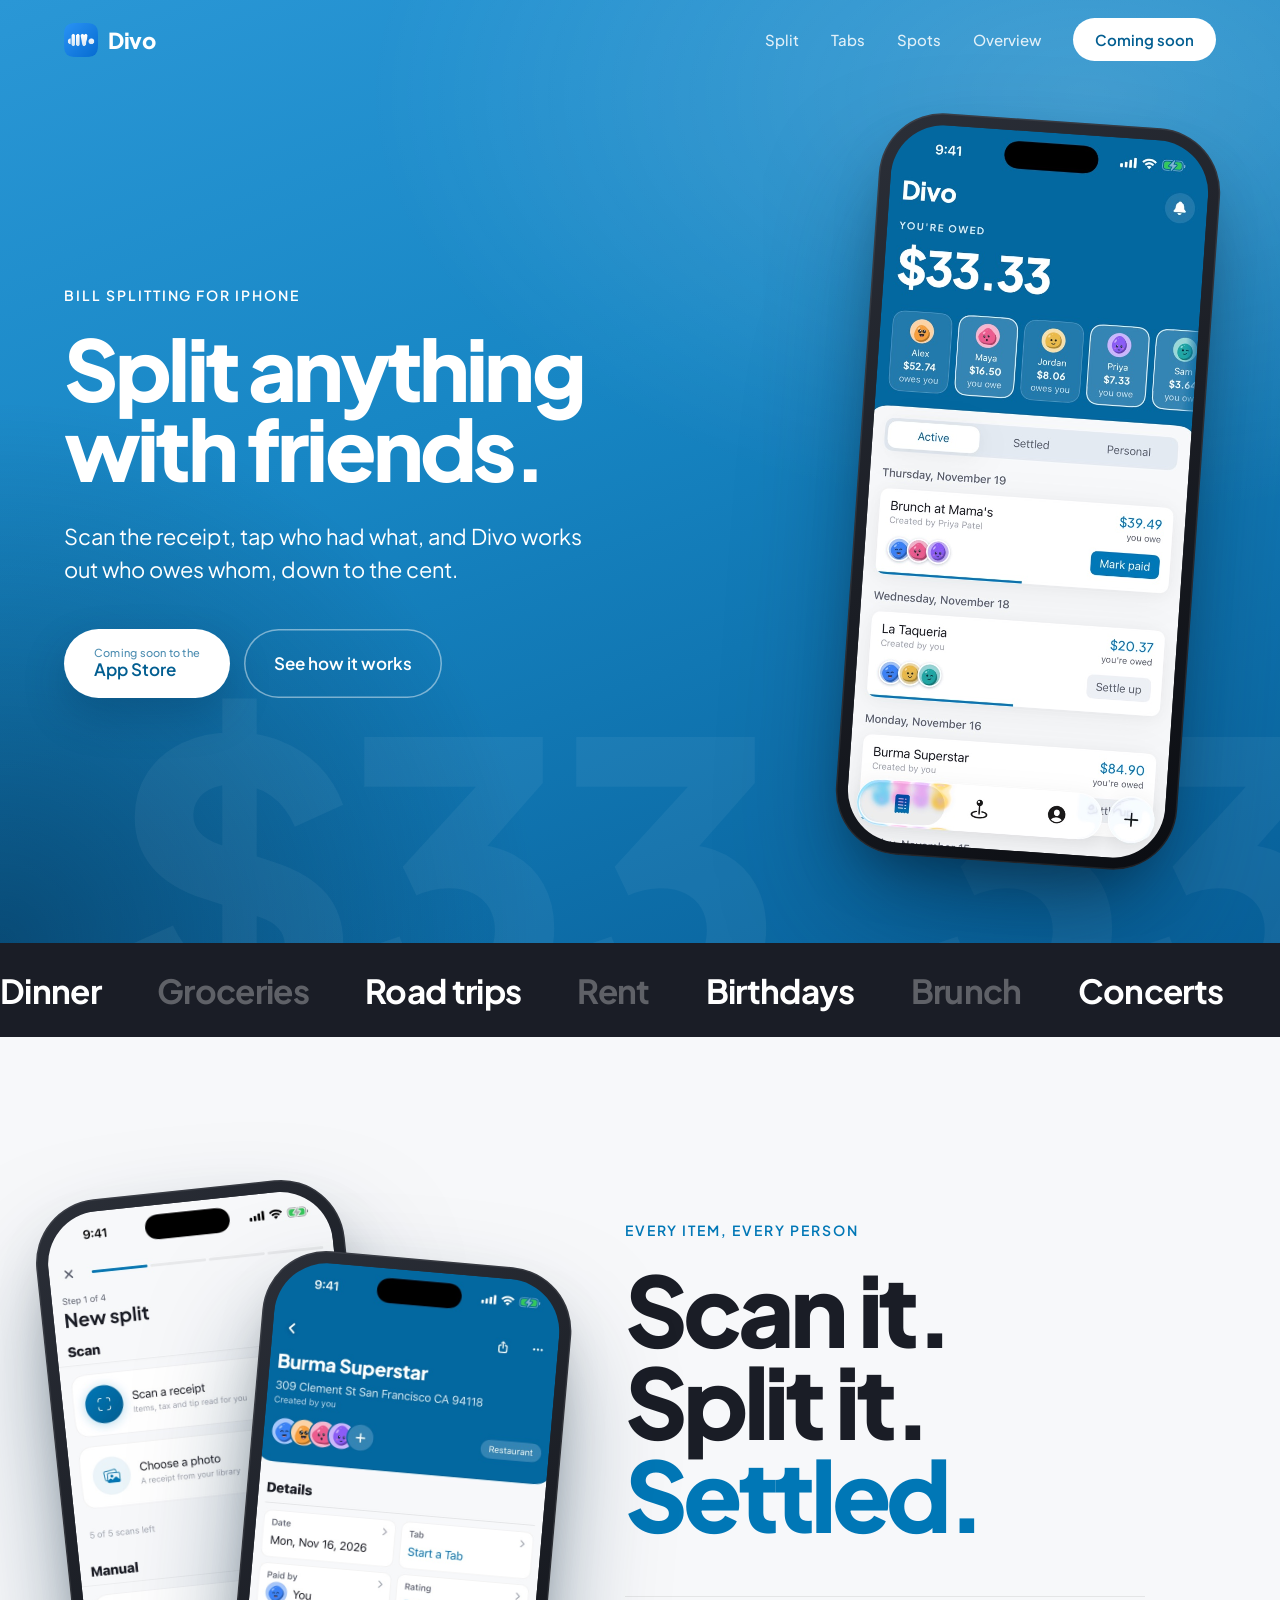
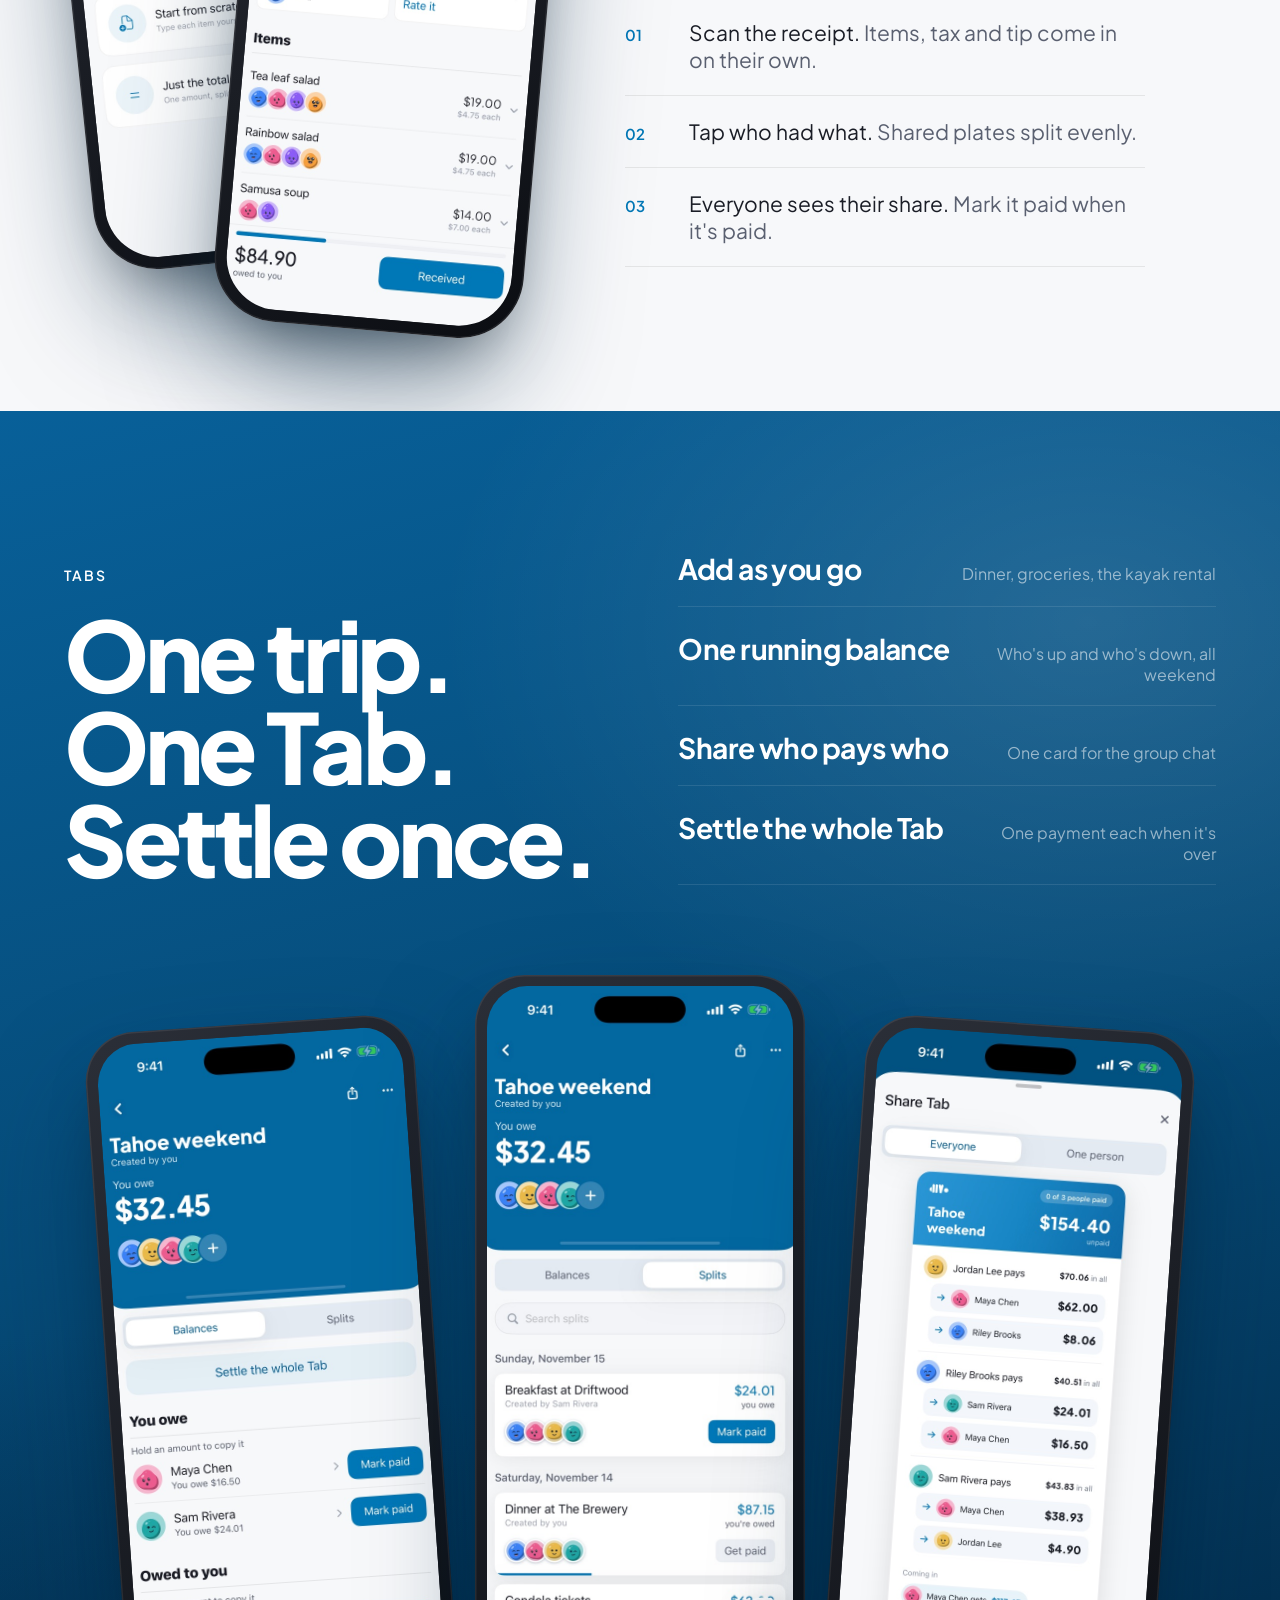
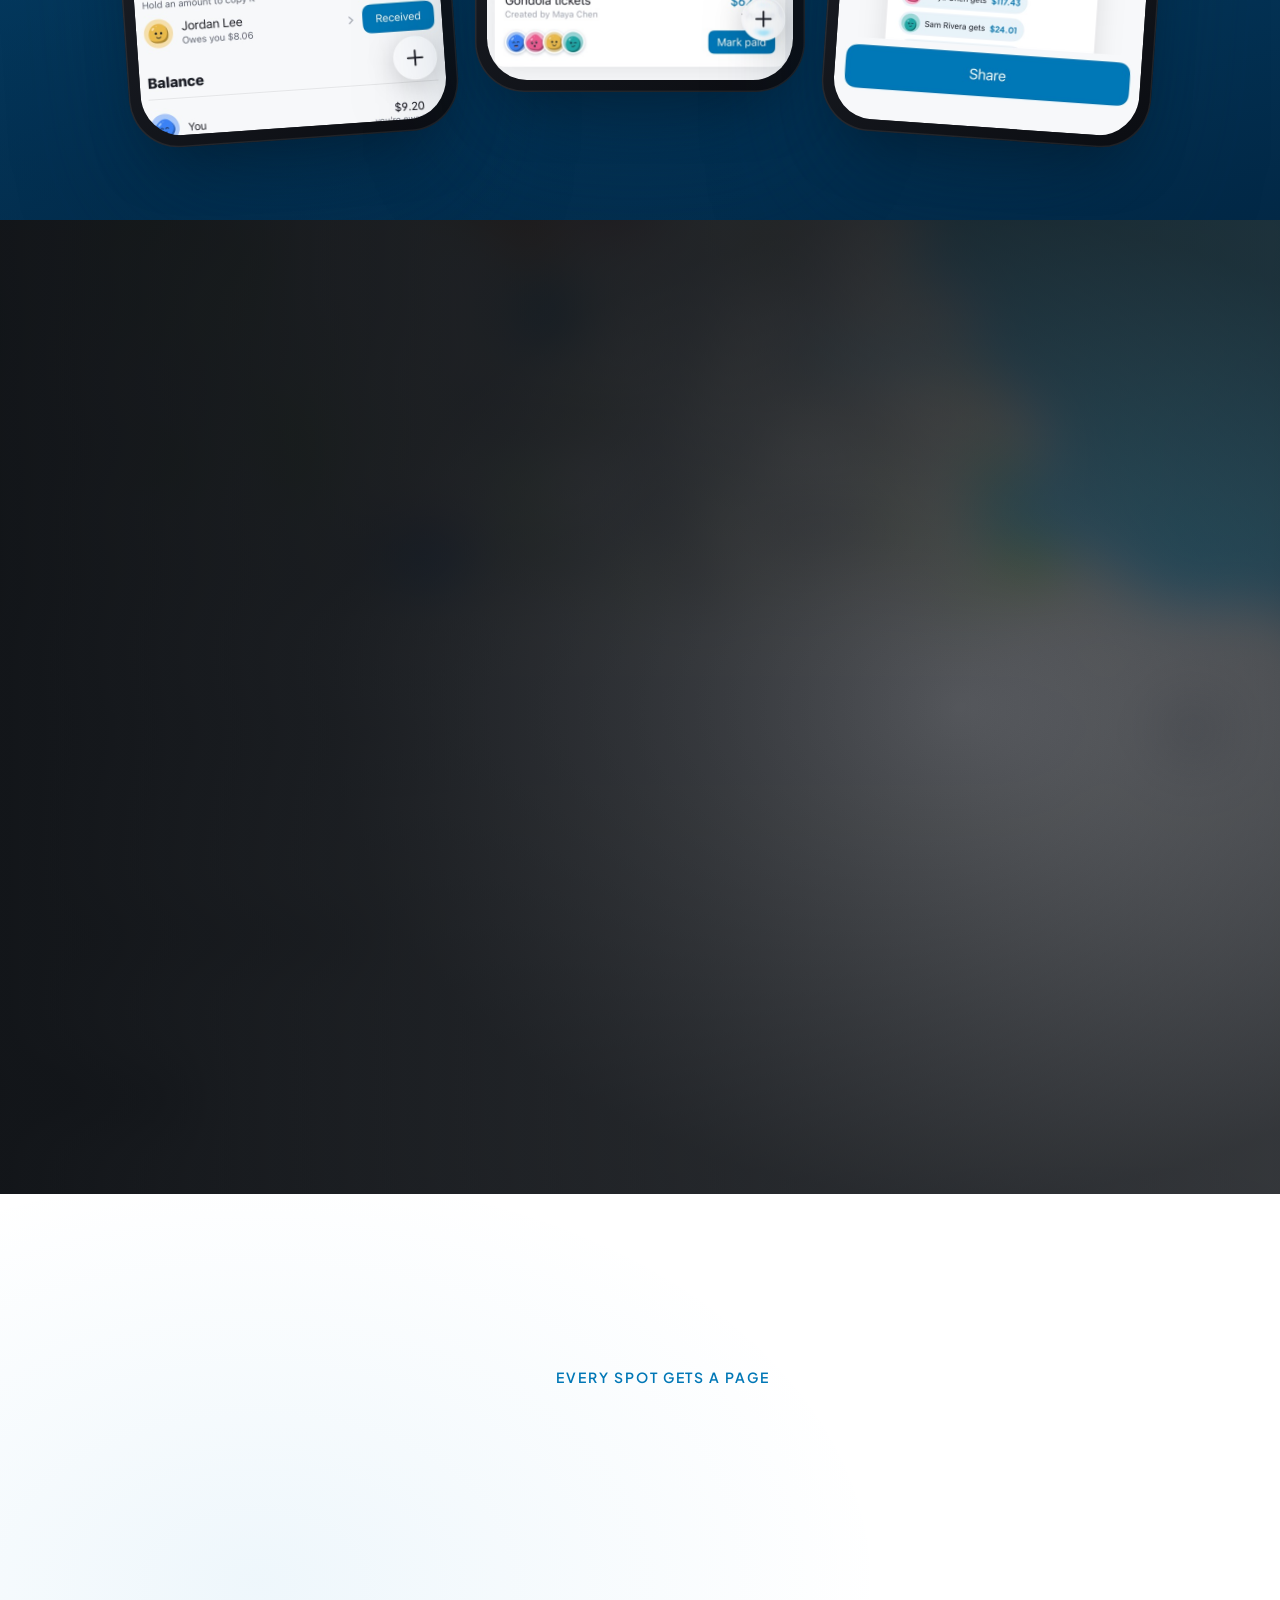
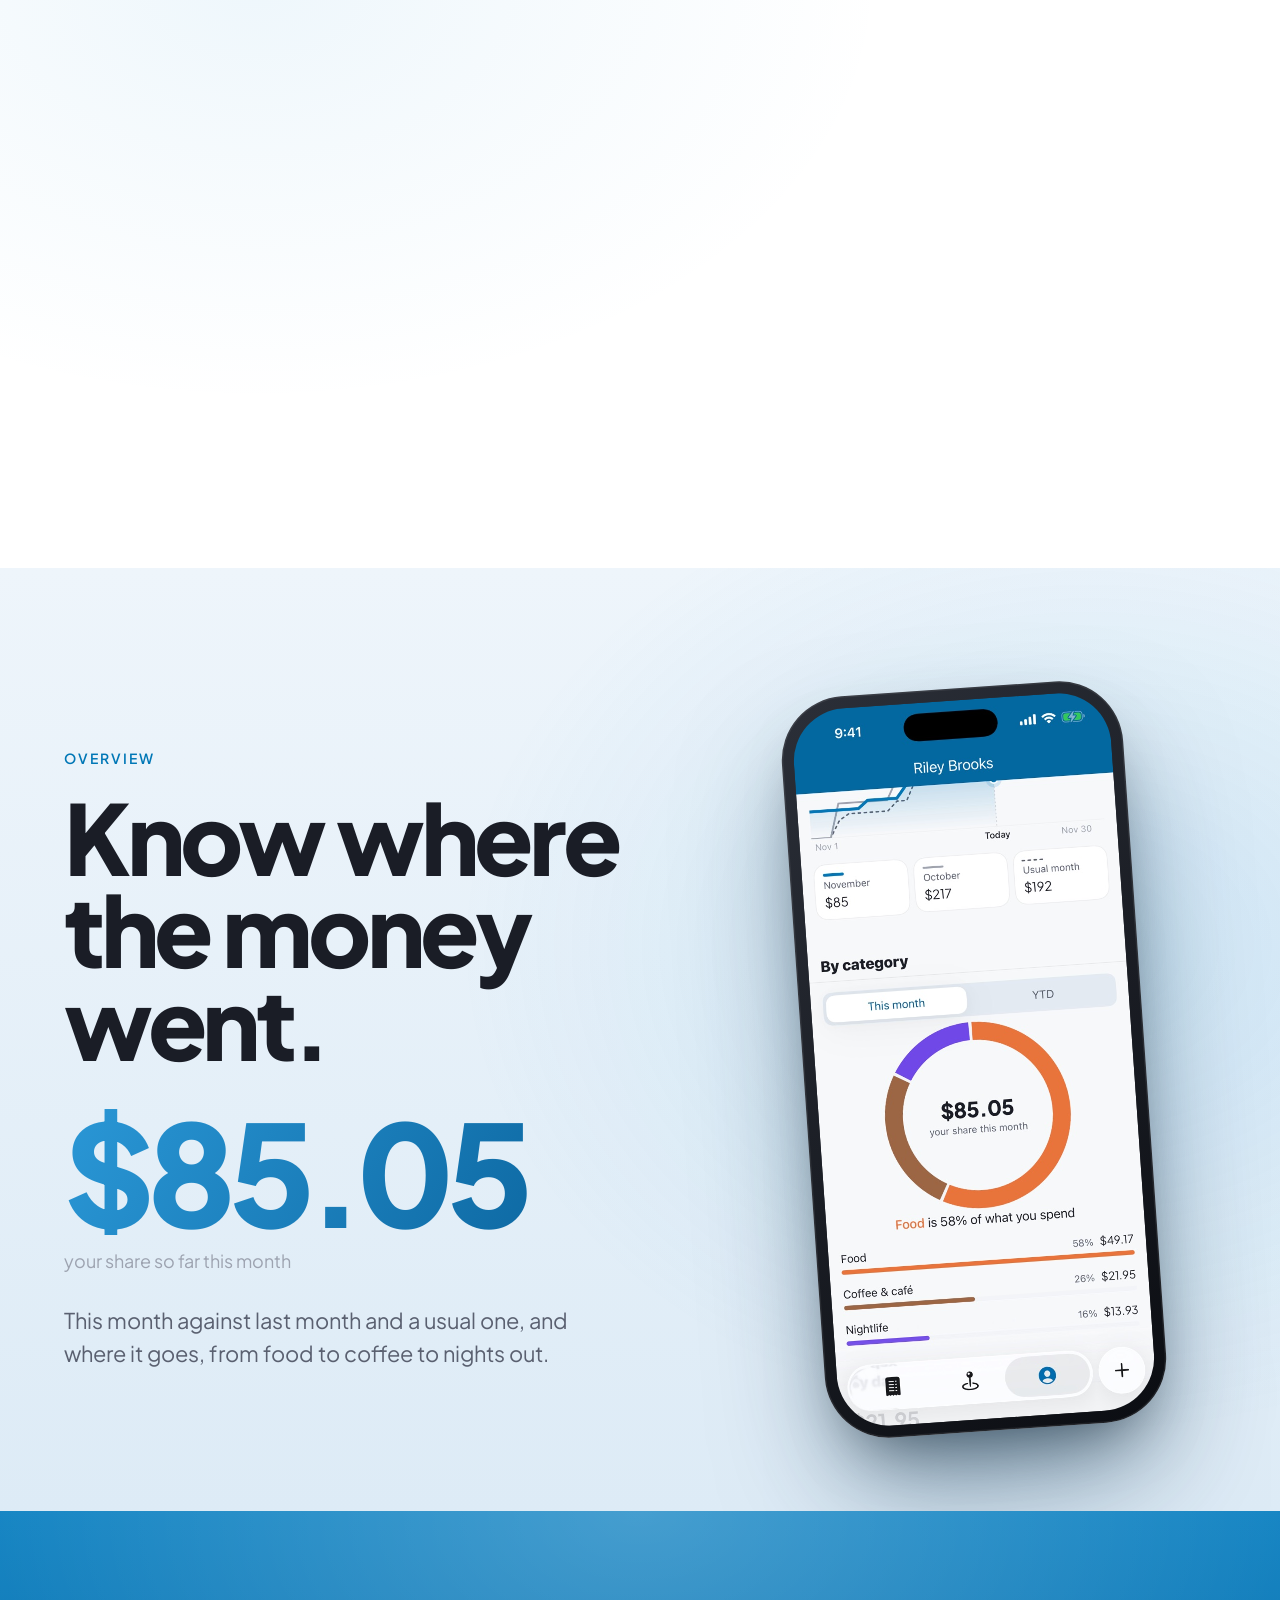
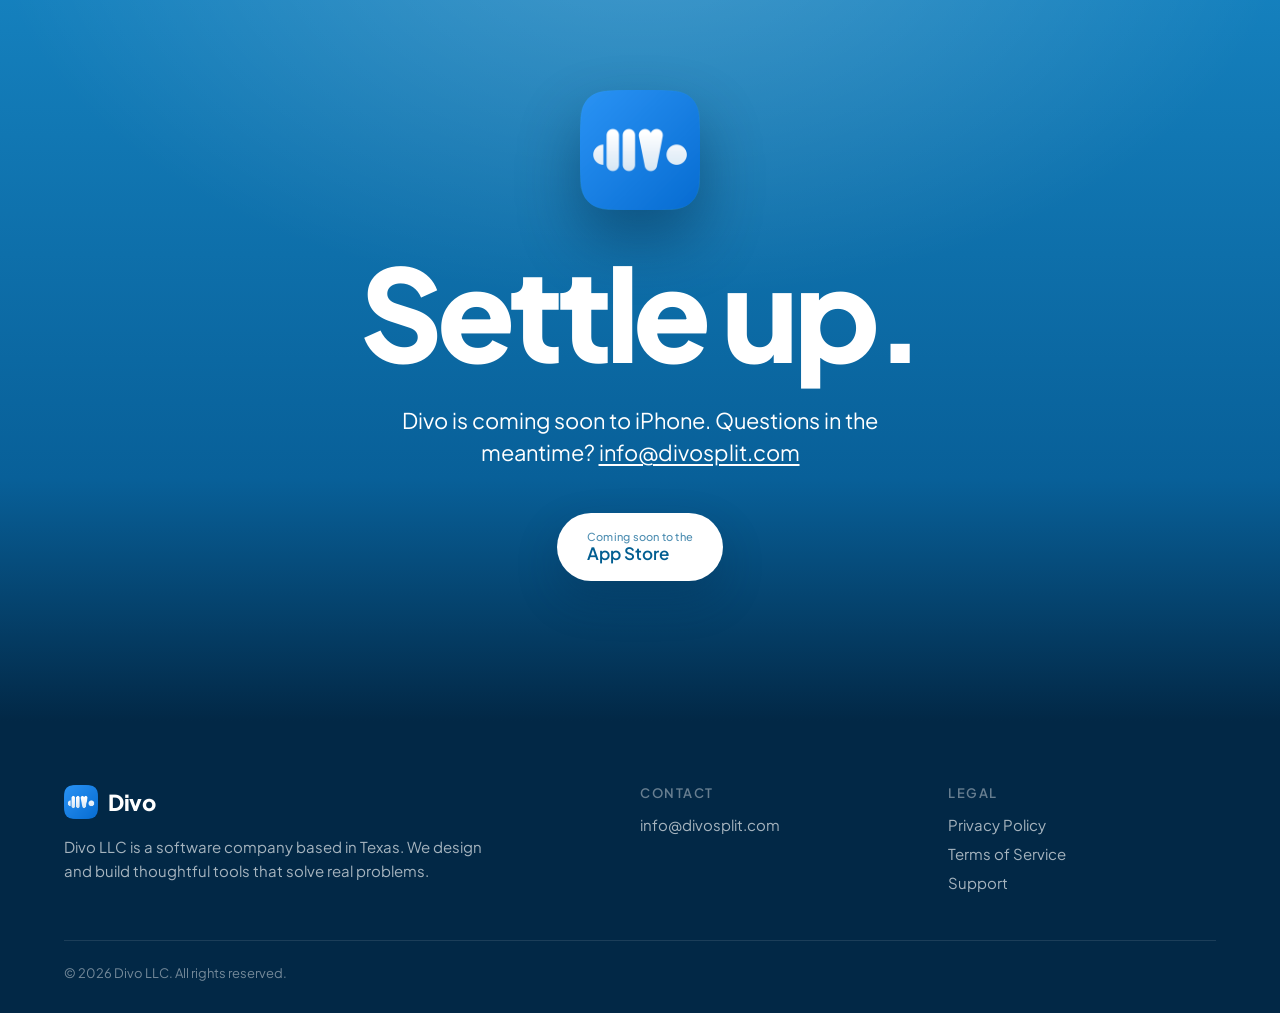
<file: index.html>
<!DOCTYPE html>
<html lang="en">
<head>
  <meta charset="UTF-8" />
  <meta name="viewport" content="width=device-width, initial-scale=1.0" />
  <title>Divo — Split anything with friends</title>
  <meta name="description" content="Divo, from Divo LLC, splits bills with friends: scan the receipt, tap who had what, settle up. Every spot you've split at, on one map." />
  <link rel="icon" href="img/icon.png" />
  <link rel="preconnect" href="https://fonts.googleapis.com" />
  <link rel="preconnect" href="https://fonts.gstatic.com" crossorigin />
  <link href="https://fonts.googleapis.com/css2?family=Plus+Jakarta+Sans:wght@400;500;600;700;800&display=swap" rel="stylesheet" />
  <style>
    /* Tokens lifted from the app's Theme.swift */
    :root {
      --blue-top: #2A97D6;
      --blue-mid: #1786C4;
      --blue-bottom: #086099;
      --accent: #0077B6;
      --accent-dark: #025E91;
      --shadow-deep: #022846;
      --ink: #1A1D26;
      --ink-2: #5A6070;
      --ink-3: #9DA3B0;
      --bg: #F7F8FA;
      --bg-2: #EEF0F4;
      --card: #FFFFFF;
      --night: #0F1216;
      --night-2: #171C24;
      --success: #2E8B57;
      --gutter: clamp(20px, 5vw, 72px);
    }

    * { box-sizing: border-box; margin: 0; padding: 0; }
    html { scroll-behavior: smooth; }
    body {
      font-family: "Plus Jakarta Sans", -apple-system, BlinkMacSystemFont, sans-serif;
      font-weight: 400;
      color: var(--ink);
      background: var(--bg);
      -webkit-font-smoothing: antialiased;
      overflow-x: hidden;
    }
    img { display: block; max-width: 100%; }
    a { color: inherit; text-decoration: none; }

    /* ---------- Nav ---------- */
    .nav {
      position: fixed; inset: 0 0 auto 0; z-index: 50;
      display: flex; align-items: center; justify-content: space-between;
      padding: 18px var(--gutter);
      color: #fff;
      transition: background .3s, color .3s, box-shadow .3s, padding .3s;
    }
    .nav.scrolled {
      background: rgba(247, 248, 250, .82);
      backdrop-filter: saturate(180%) blur(20px);
      -webkit-backdrop-filter: saturate(180%) blur(20px);
      color: var(--ink);
      box-shadow: 0 1px 0 rgba(0,0,0,.06);
      padding-block: 12px;
    }
    .brand { display: flex; align-items: center; gap: 10px; font-weight: 800; font-size: 22px; letter-spacing: -.02em; }
    .brand img { width: 34px; height: 34px; border-radius: 9px; }
    .nav-links { display: flex; align-items: center; gap: 32px; font-size: 15px; font-weight: 500; }
    .nav-links a:not(.pill) { opacity: .85; }
    .nav-links a:not(.pill):hover { opacity: 1; }
    .pill {
      display: inline-flex; align-items: center; justify-content: center;
      padding: 12px 22px; border-radius: 999px;
      font-weight: 600; font-size: 15px;
      background: #fff; color: var(--accent-dark);
      transition: transform .2s, box-shadow .2s;
    }
    .pill:hover { transform: translateY(-1px); box-shadow: 0 10px 24px rgba(2,40,70,.18); }
    .nav.scrolled .pill { background: var(--accent); color: #fff; }

    /* ---------- Jumbotron base ---------- */
    .jumbo {
      position: relative;
      min-height: 100vh;
      display: grid;
      align-items: center;
      padding: 120px var(--gutter) 80px;
      overflow: hidden;
    }
    .jumbo-inner {
      width: 100%; max-width: 1360px; margin: 0 auto;
      display: grid; grid-template-columns: 1.1fr .9fr; gap: clamp(32px, 6vw, 96px);
      align-items: center;
    }
    .jumbo-inner.flip { grid-template-columns: .9fr 1.1fr; }
    .jumbo-inner.flip .copy { order: 2; }

    .eyebrow {
      font-size: 14px; font-weight: 600; letter-spacing: .14em; text-transform: uppercase;
      opacity: .7; margin-bottom: 24px;
    }
    h1, h2 {
      font-weight: 800;
      letter-spacing: -.045em;
      line-height: .95;
    }
    h1 { font-size: clamp(56px, 9.5vw, 148px); }
    h2 { font-size: clamp(48px, 7.6vw, 120px); }
    .lede {
      font-size: clamp(19px, 1.7vw, 24px);
      line-height: 1.5;
      max-width: 34ch;
      margin-top: 32px;
      opacity: .82;
    }
    .cta-row { display: flex; flex-wrap: wrap; gap: 14px; margin-top: 44px; }
    .btn {
      display: inline-flex; align-items: center; gap: 12px;
      padding: 18px 30px; border-radius: 999px;
      font-size: 17px; font-weight: 600;
      transition: transform .2s, box-shadow .2s, background .2s;
    }
    .btn:hover { transform: translateY(-2px); }
    .btn-light { background: #fff; color: var(--accent-dark); box-shadow: 0 18px 40px rgba(2,40,70,.25); }
    .btn-ghost { color: #fff; box-shadow: inset 0 0 0 1.5px rgba(255,255,255,.45); }
    .btn-ghost:hover { background: rgba(255,255,255,.1); }
    .btn-dark { background: var(--ink); color: #fff; }
    .btn small { display: block; font-size: 11px; font-weight: 500; opacity: .7; letter-spacing: .02em; }
    .btn .stack { line-height: 1.15; text-align: left; }

    /* ---------- Phone ---------- */
    .phone {
      position: relative;
      width: min(100%, 400px, 38vh);
      aspect-ratio: 1320 / 2868;
      border-radius: 64px;
      padding: 12px;
      background: linear-gradient(145deg, #2b2f38, #0b0d12);
      box-shadow:
        0 0 0 1.5px rgba(255,255,255,.08) inset,
        0 60px 120px -20px rgba(2,40,70,.55),
        0 30px 60px -30px rgba(0,0,0,.5);
      justify-self: center;
    }
    .phone img {
      width: 100%; height: 100%; object-fit: cover;
      border-radius: 53px;
    }
    .phone.tilt-l { rotate: -4deg; }
    .phone.tilt-r { rotate: 4deg; }

    .phone-pair { position: relative; justify-self: center; width: min(100%, 560px, 56vh); height: min(118vw, 86vh, 860px); }
    .phone-pair .phone { position: absolute; width: 64%; }
    .phone-pair .phone:first-child { left: 0; top: 4%; rotate: -6deg; z-index: 1; }
    .phone-pair .phone:last-child { right: 0; bottom: 0; rotate: 5deg; z-index: 2; }

    /* ---------- 1. Hero ---------- */
    .hero {
      color: #fff;
      background:
        radial-gradient(1200px 700px at 85% 10%, rgba(255,255,255,.18), transparent 60%),
        radial-gradient(900px 900px at 0% 100%, rgba(2,40,70,.55), transparent 60%),
        linear-gradient(160deg, var(--blue-top) 0%, var(--blue-mid) 42%, var(--blue-bottom) 100%);
    }
    .hero h1 span { display: block; }
    .hero h1 { font-size: clamp(48px, 6.6vw, 112px); }
    @media (min-width: 901px) {
      .hero .jumbo-inner { grid-template-columns: 1.3fr .7fr; }
      .hero h1 span { white-space: nowrap; }
    }
    .hero .ghost-amount {
      position: absolute; right: -3vw; bottom: -9vw;
      font-size: 30vw; font-weight: 800; letter-spacing: -.06em; line-height: 1;
      color: rgba(255,255,255,.05);
      pointer-events: none; user-select: none; white-space: nowrap;
    }

    /* ---------- Marquee ---------- */
    .marquee {
      background: var(--ink); color: #fff;
      padding: 26px 0; overflow: hidden; white-space: nowrap;
    }
    .marquee-track { display: inline-flex; gap: 56px; animation: marquee 38s linear infinite; }
    .marquee span { font-size: clamp(22px, 2.6vw, 34px); font-weight: 700; letter-spacing: -.02em; }
    .marquee span.dim { color: rgba(255,255,255,.3); }
    @keyframes marquee { to { transform: translateX(-50%); } }

    /* ---------- 2. Scan ---------- */
    .scan { background: var(--bg); }
    .scan h2 em { font-style: normal; color: var(--accent); }
    .steps { margin-top: 56px; display: grid; gap: 0; max-width: 520px; }
    .step {
      display: grid; grid-template-columns: 64px 1fr; align-items: baseline;
      padding: 22px 0; border-top: 1px solid rgba(0,0,0,.08);
    }
    .step:last-child { border-bottom: 1px solid rgba(0,0,0,.08); }
    .step b { font-size: 15px; font-weight: 600; color: var(--accent); letter-spacing: .04em; }
    .step p { font-size: 21px; color: var(--ink); }
    .step p span { color: var(--ink-2); }

    /* ---------- 3. Spots ---------- */
    .spots { color: #fff; background: var(--night); }
    .spots-bg {
      position: absolute; inset: -60px;
      background: url("img/spots-map.jpg") center / cover no-repeat;
      filter: blur(28px) saturate(1.3);
      opacity: .5;
    }
    .spots::after {
      content: ""; position: absolute; inset: 0;
      background:
        radial-gradient(900px 700px at 75% 50%, transparent, rgba(15,18,22,.6) 70%),
        linear-gradient(90deg, rgba(15,18,22,.92) 0%, rgba(15,18,22,.55) 55%, rgba(15,18,22,.2) 100%);
    }
    .spots .jumbo-inner { position: relative; z-index: 2; }
    .spots h2 { max-width: 11ch; }
    .stat-row { display: flex; flex-wrap: wrap; gap: clamp(28px, 5vw, 72px); margin-top: 56px; }
    .stat .num { font-size: clamp(48px, 6vw, 96px); font-weight: 800; letter-spacing: -.05em; line-height: 1; }
    .stat .label { font-size: 17px; opacity: .7; margin-top: 10px; }

    /* ---------- 3b. Place pages ---------- */
    .places {
      background:
        radial-gradient(900px 600px at 20% 40%, rgba(42,151,214,.08), transparent 70%),
        #FFFFFF;
    }
    .places h2 { max-width: 13ch; }

    /* ---------- 4. Overview ---------- */
    .overview {
      background:
        radial-gradient(900px 700px at 85% 40%, rgba(42,151,214,.14), transparent 70%),
        linear-gradient(180deg, #EEF5FB 0%, #DDEBF6 100%);
    }
    .big-figure {
      font-size: clamp(64px, 11vw, 180px);
      font-weight: 800; letter-spacing: -.055em; line-height: .9;
      background: linear-gradient(120deg, var(--blue-top), var(--blue-bottom));
      -webkit-background-clip: text; background-clip: text; color: transparent;
      margin-top: 40px;
    }
    .big-figure-caption { font-size: 18px; color: var(--ink-3); margin-top: 14px; }

    /* ---------- 5. One plus ---------- */
    .plus {
      color: #fff;
      background:
        radial-gradient(1000px 700px at 85% 15%, rgba(255,255,255,.12), transparent 65%),
        radial-gradient(900px 700px at 10% 100%, rgba(2,40,70,.6), transparent 70%),
        linear-gradient(165deg, var(--blue-bottom) 0%, #064B78 50%, var(--shadow-deep) 100%);
    }
    .actions { margin-top: 48px; display: grid; gap: 4px; max-width: 560px; }
    .action {
      display: flex; justify-content: space-between; align-items: baseline; gap: 24px;
      padding: 20px 0; border-bottom: 1px solid rgba(255,255,255,.1);
    }
    .action .t { font-size: clamp(22px, 2.2vw, 30px); font-weight: 700; letter-spacing: -.02em; white-space: nowrap; }
    .action .d { font-size: 16px; color: rgba(255,255,255,.55); text-align: right; }

    /* ---------- Tabs (stacked, three phones) ---------- */
    .jumbo-inner.stacked { grid-template-columns: 1fr; gap: clamp(48px, 7vw, 96px); }
    .tabs-head { display: grid; grid-template-columns: 1fr 1fr; gap: clamp(32px, 6vw, 96px); align-items: end; }
    .tabs-head .actions { margin-top: 0; }
    .phone-trio {
      display: flex; justify-content: center; align-items: flex-start;
      gap: clamp(12px, 3vw, 48px);
    }
    .phone-trio .phone {
      width: min(30%, 330px);
      border-radius: 15% / 7%;
      padding: clamp(5px, 0.9vw, 12px);
    }
    .phone-trio .phone img { border-radius: 13% / 6%; }
    .phone-trio .phone:nth-child(1) { rotate: -4deg; margin-top: 48px; }
    .phone-trio .phone:nth-child(3) { rotate: 4deg; margin-top: 48px; }

    /* ---------- 6. Final CTA ---------- */
    .final {
      color: #fff; text-align: center;
      background:
        radial-gradient(1000px 600px at 50% 0%, rgba(255,255,255,.2), transparent 65%),
        linear-gradient(180deg, var(--blue-mid), var(--blue-bottom) 70%, var(--shadow-deep));
      min-height: 90vh;
    }
    .final .jumbo-inner { grid-template-columns: 1fr; justify-items: center; align-content: center; gap: 0; }
    .final img.icon { width: 120px; height: 120px; border-radius: 28px; box-shadow: 0 30px 60px rgba(2,40,70,.45); margin-bottom: 40px; }
    .final h2 { font-size: clamp(56px, 10vw, 160px); }
    .final .lede { margin-inline: auto; }
    .final .cta-row { justify-content: center; }

    footer {
      background: var(--shadow-deep); color: rgba(255,255,255,.65);
      padding: 64px var(--gutter) 32px;
      font-size: 15px;
    }
    .footer-grid {
      max-width: 1360px; margin: 0 auto;
      display: grid; grid-template-columns: 2fr 1fr 1fr; gap: 40px;
    }
    .footer-about .brand { color: #fff; margin-bottom: 16px; }
    .footer-about p { line-height: 1.6; max-width: 38ch; }
    footer h3 {
      font-size: 13px; font-weight: 600; letter-spacing: .12em; text-transform: uppercase;
      color: rgba(255,255,255,.4); margin-bottom: 14px;
    }
    footer nav { display: grid; gap: 10px; }
    footer a:hover { color: #fff; }
    .footer-base {
      max-width: 1360px; margin: 48px auto 0; padding-top: 24px;
      border-top: 1px solid rgba(255,255,255,.1); font-size: 13px; color: rgba(255,255,255,.45);
    }
    .final .lede a { text-decoration: underline; text-underline-offset: 3px; }
    .btn-static { cursor: default; }
    .btn-static:hover { transform: none; }

    /* ---------- Reveal ---------- */
    .reveal { opacity: 0; transform: translateY(40px); transition: opacity .9s cubic-bezier(.2,.7,.2,1), transform .9s cubic-bezier(.2,.7,.2,1); }
    .reveal.in { opacity: 1; transform: none; }
    .reveal.d1 { transition-delay: .1s; } .reveal.d2 { transition-delay: .2s; } .reveal.d3 { transition-delay: .3s; }

    @media (prefers-reduced-motion: reduce) {
      .reveal { opacity: 1; transform: none; transition: none; }
      .marquee-track { animation: none; }
      html { scroll-behavior: auto; }
    }

    /* ---------- Responsive ---------- */
    @media (max-width: 900px) {
      .nav-links a:not(.pill) { display: none; }
      .jumbo { padding-top: 110px; min-height: auto; }
      .jumbo-inner, .jumbo-inner.flip { grid-template-columns: 1fr; }
      .jumbo-inner.flip .copy { order: 0; }
      .phone { width: min(78vw, 360px); border-radius: 52px; padding: 10px; }
      .phone img { border-radius: 43px; }
      .phone-pair { height: 150vw; max-height: 760px; }
      .phone-pair .phone { width: 62%; }
      .action { flex-direction: column; gap: 4px; }
      .tabs-head { grid-template-columns: 1fr; }
      .phone-trio .phone { width: 31%; }
      .phone-trio .phone:nth-child(1), .phone-trio .phone:nth-child(3) { margin-top: 24px; }
      .action .d { text-align: left; }
      .footer-grid { grid-template-columns: 1fr; gap: 28px; }
    }
  </style>
</head>
<body>

  <header class="nav" id="nav">
    <a href="#" class="brand"><img src="img/icon.png" alt="" />Divo</a>
    <nav class="nav-links">
      <a href="#scan">Split</a>
      <a href="#tabs">Tabs</a>
      <a href="#spots">Spots</a>
      <a href="#overview">Overview</a>
      <a href="#download" class="pill">Coming soon</a>
    </nav>
  </header>

  <!-- 1. Hero -->
  <section class="jumbo hero">
    <div class="ghost-amount" aria-hidden="true">$33.33</div>
    <div class="jumbo-inner">
      <div class="copy">
        <p class="eyebrow reveal">Bill splitting for iPhone</p>
        <h1 class="reveal d1"><span>Split anything</span><span>with friends.</span></h1>
        <p class="lede reveal d2">Scan the receipt, tap who had what, and Divo works out who owes whom, down to the cent.</p>
        <div class="cta-row reveal d3">
          <span class="btn btn-light btn-static"><span class="stack"><small>Coming soon to the</small>App Store</span></span>
          <a href="#scan" class="btn btn-ghost">See how it works</a>
        </div>
      </div>
      <div class="phone tilt-r reveal d2">
        <img src="img/splits-home.jpg" alt="Divo's Splits home: you're owed $33.33, with each friend's balance above your open splits" />
      </div>
    </div>
  </section>

  <div class="marquee" aria-hidden="true">
    <div class="marquee-track">
      <span>Dinner</span><span class="dim">Groceries</span><span>Road trips</span><span class="dim">Rent</span><span>Birthdays</span><span class="dim">Brunch</span><span>Concerts</span><span class="dim">Ski weekends</span>
      <span>Dinner</span><span class="dim">Groceries</span><span>Road trips</span><span class="dim">Rent</span><span>Birthdays</span><span class="dim">Brunch</span><span>Concerts</span><span class="dim">Ski weekends</span>
    </div>
  </div>

  <!-- 2. Scan & split -->
  <section class="jumbo scan" id="scan">
    <div class="jumbo-inner flip">
      <div class="copy">
        <p class="eyebrow reveal" style="color: var(--accent); opacity: 1;">Every item, every person</p>
        <h2 class="reveal d1">Scan it.<br />Split it.<br /><em>Settled.</em></h2>
        <div class="steps">
          <div class="step reveal d1"><b>01</b><p>Scan the receipt. <span>Items, tax and tip come in on their own.</span></p></div>
          <div class="step reveal d2"><b>02</b><p>Tap who had what. <span>Shared plates split evenly.</span></p></div>
          <div class="step reveal d3"><b>03</b><p>Everyone sees their share. <span>Mark it paid when it's paid.</span></p></div>
        </div>
      </div>
      <div class="phone-pair reveal d1">
        <div class="phone"><img src="img/new-split.jpg" alt="New split: scan a receipt, choose a photo, start from scratch, or type just the total" /></div>
        <div class="phone"><img src="img/split-detail.jpg" alt="A split at Burma Superstar: four people, each dish showing who had it, and $84.90 owed to you" /></div>
      </div>
    </div>
  </section>

  <!-- 3. Tabs -->
  <section class="jumbo plus" id="tabs">
    <div class="jumbo-inner stacked">
      <div class="tabs-head">
        <div>
          <p class="eyebrow reveal">Tabs</p>
          <h2 class="reveal d1">One trip.<br />One Tab.<br />Settle once.</h2>
        </div>
        <div class="actions">
          <div class="action reveal d1"><span class="t">Add as you go</span><span class="d">Dinner, groceries, the kayak rental</span></div>
          <div class="action reveal d1"><span class="t">One running balance</span><span class="d">Who's up and who's down, all weekend</span></div>
          <div class="action reveal d2"><span class="t">Share who pays who</span><span class="d">One card for the group chat</span></div>
          <div class="action reveal d3"><span class="t">Settle the whole Tab</span><span class="d">One payment each when it's over</span></div>
        </div>
      </div>
      <div class="phone-trio">
        <div class="phone reveal d1"><img src="img/tab-balances.jpg" alt="The Tahoe weekend Tab: who you owe, who owes you, and a button to settle the whole Tab" /></div>
        <div class="phone reveal d2"><img src="img/tab-splits.jpg" alt="The Tab's splits: breakfast, dinner and gondola tickets from the weekend, each with what you owe or are owed" /></div>
        <div class="phone reveal d3"><img src="img/tab-share.jpg" alt="The Tab's share card: $154.40 unpaid, and who pays whom to settle it" /></div>
      </div>
    </div>
  </section>

  <!-- 4. Spots -->
  <section class="jumbo spots" id="spots">
    <div class="spots-bg" aria-hidden="true"></div>
    <div class="jumbo-inner">
      <div class="copy">
        <p class="eyebrow reveal">Spots</p>
        <h2 class="reveal d1">Every spot, on one map.</h2>
        <p class="lede reveal d2">Divo pins each split to where it happened. Pull up the sheet to see your lists, the spots you've been lately and what friends are rating.</p>
        <div class="stat-row">
          <div class="stat reveal d1"><div class="num">18</div><div class="label">splits this fall</div></div>
          <div class="stat reveal d2"><div class="num">11</div><div class="label">places pinned</div></div>
          <div class="stat reveal d3"><div class="num">1</div><div class="label">map for all of it</div></div>
        </div>
      </div>
      <div class="phone-pair reveal d1">
        <div class="phone"><img src="img/spots-map.jpg" alt="The Spots tab: a map of San Francisco with a pin at every place you've split a bill and the spots on your lists" /></div>
        <div class="phone"><img src="img/spots-sheet.jpg" alt="The Spots sheet: your Brunch and Want to try lists, and recent places with your scores" /></div>
      </div>
    </div>
  </section>

  <!-- 4b. Place pages -->
  <section class="jumbo places" id="places">
    <div class="jumbo-inner flip">
      <div class="copy">
        <p class="eyebrow reveal" style="color: var(--accent); opacity: 1;">Every spot gets a page</p>
        <h2 class="reveal d1">Rated, reviewed, remembered.</h2>
        <div class="steps">
          <div class="step reveal d1"><b>01</b><p>What you've spent there. <span>Every visit, your last one, your average.</span></p></div>
          <div class="step reveal d2"><b>02</b><p>Your score, out of ten. <span>Rate it, change it any time.</span></p></div>
          <div class="step reveal d2"><b>03</b><p>Friends' reviews. <span>What they thought, in their words.</span></p></div>
          <div class="step reveal d3"><b>04</b><p>Who you go with. <span>And what you always order.</span></p></div>
        </div>
      </div>
      <div class="phone-pair reveal d1">
        <div class="phone"><img src="img/spot-place.jpg" alt="Swan Oyster Depot's place page: what you've spent there, your 9.4 rating, and Alex's review" /></div>
        <div class="phone"><img src="img/spot-reviews.jpg" alt="Who you go with to Swan Oyster Depot, and what you order there" /></div>
      </div>
    </div>
  </section>

  <!-- 5. Overview -->
  <section class="jumbo overview" id="overview">
    <div class="jumbo-inner">
      <div class="copy">
        <p class="eyebrow reveal" style="color: var(--accent); opacity: 1;">Overview</p>
        <h2 class="reveal d1">Know where the money went.</h2>
        <div class="big-figure reveal d2">$85.05</div>
        <p class="big-figure-caption reveal d2">your share so far this month</p>
        <p class="lede reveal d3" style="color: var(--ink-2); opacity: 1;">This month against last month and a usual one, and where it goes, from food to coffee to nights out.</p>
      </div>
      <div class="phone tilt-l reveal d1">
        <img src="img/spending.jpg" alt="Divo's spending by category: $85.05 this month, with food at 58%" />
      </div>
    </div>
  </section>

  <!-- 6. Final CTA -->
  <section class="jumbo final" id="download">
    <div class="jumbo-inner">
      <img class="icon reveal" src="img/icon.png" alt="Divo app icon" />
      <h2 class="reveal d1">Settle up.</h2>
      <p class="lede reveal d2">Divo is coming soon to iPhone. Questions in the meantime? <a href="mailto:info@divosplit.com">info@divosplit.com</a></p>
      <div class="cta-row reveal d3">
        <span class="btn btn-light btn-static"><span class="stack"><small>Coming soon to the</small>App Store</span></span>
      </div>
    </div>
  </section>

  <footer>
    <div class="footer-grid">
      <div class="footer-about">
        <a href="#" class="brand"><img src="img/icon.png" alt="" />Divo</a>
        <p>Divo LLC is a software company based in Texas. We design and build thoughtful tools that solve real problems.</p>
      </div>
      <div>
        <h3>Contact</h3>
        <a href="mailto:info@divosplit.com">info@divosplit.com</a>
      </div>
      <div>
        <h3>Legal</h3>
        <nav>
          <a href="/privacy">Privacy Policy</a>
          <a href="/terms">Terms of Service</a>
          <a href="/support">Support</a>
        </nav>
      </div>
    </div>
    <div class="footer-base">© 2026 Divo LLC. All rights reserved.</div>
  </footer>

  <script>
    const nav = document.getElementById('nav');
    const onScroll = () => nav.classList.toggle('scrolled', window.scrollY > window.innerHeight * 0.6);
    addEventListener('scroll', onScroll, { passive: true }); onScroll();

    const io = new IntersectionObserver((entries) => {
      entries.forEach((e) => { if (e.isIntersecting) { e.target.classList.add('in'); io.unobserve(e.target); } });
    }, { threshold: 0.15 });
    document.querySelectorAll('.reveal').forEach((el) => io.observe(el));
  </script>
</body>
</html>
</file>
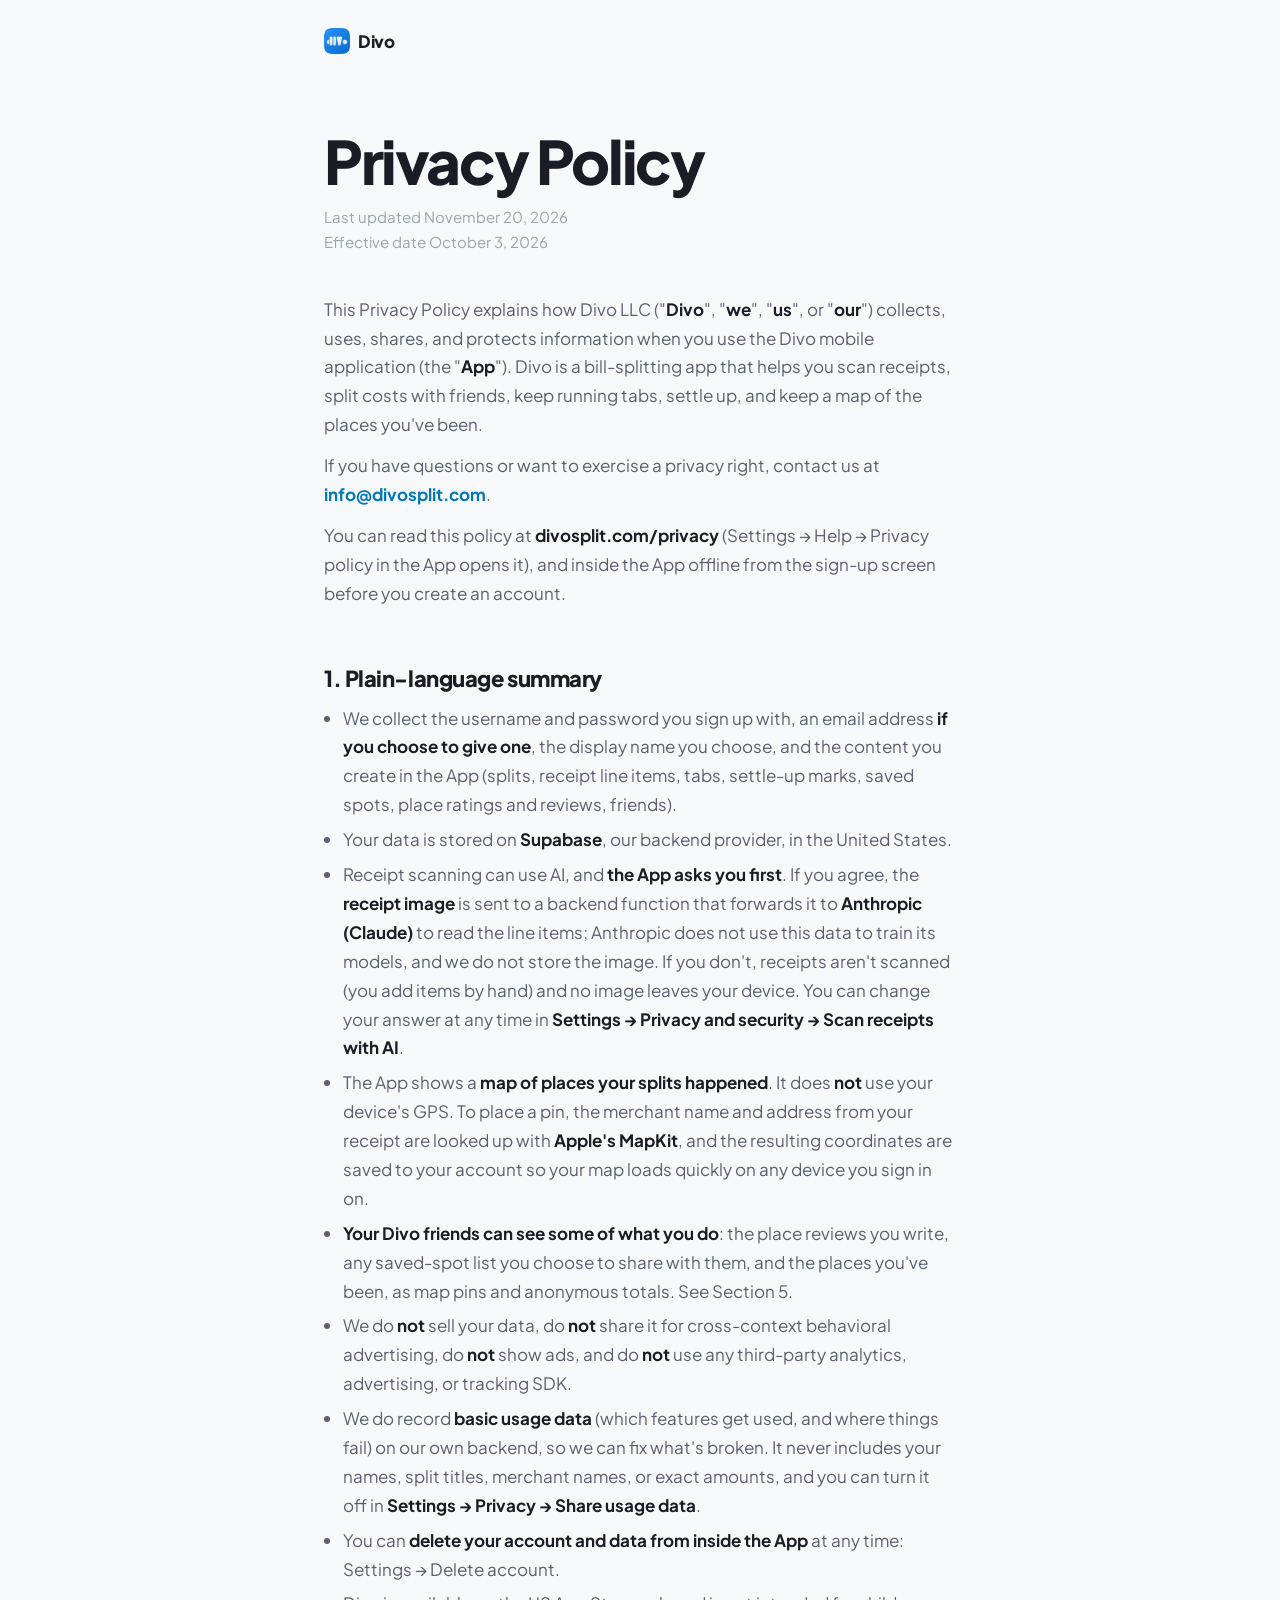
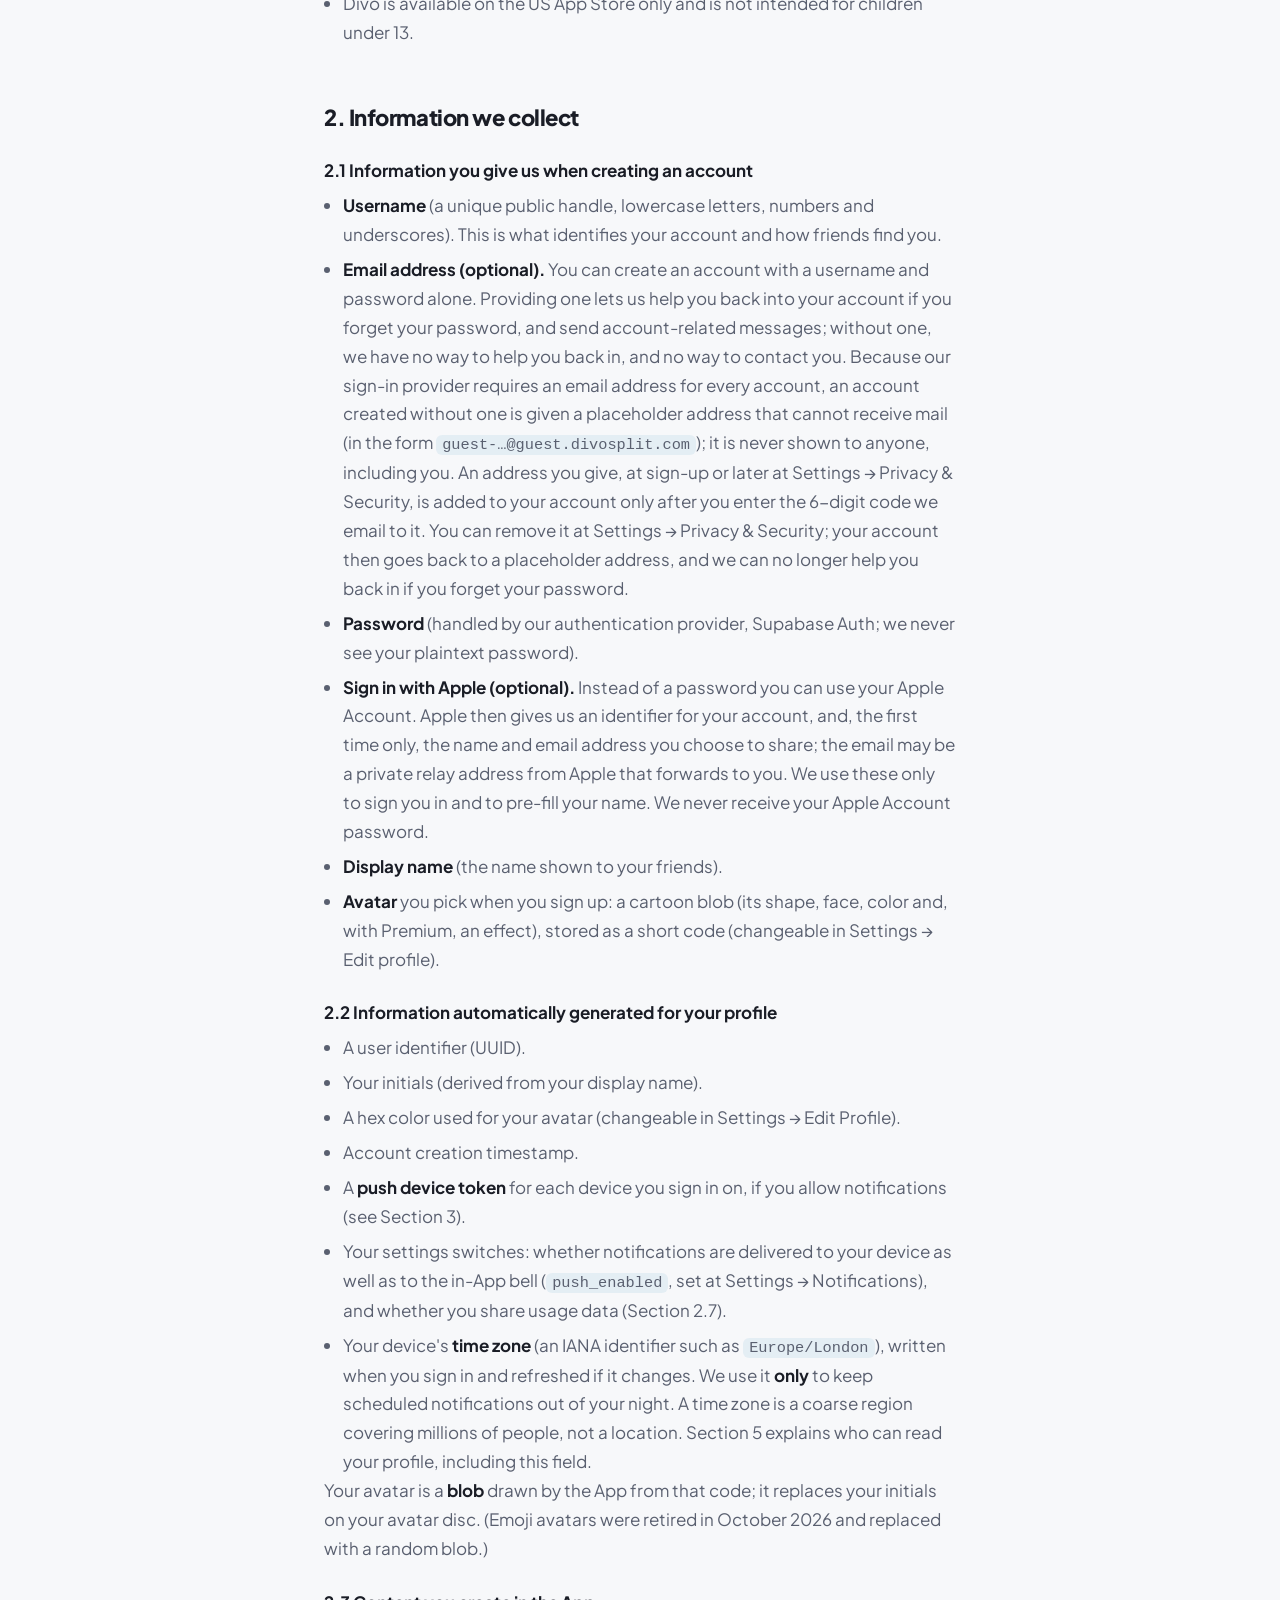
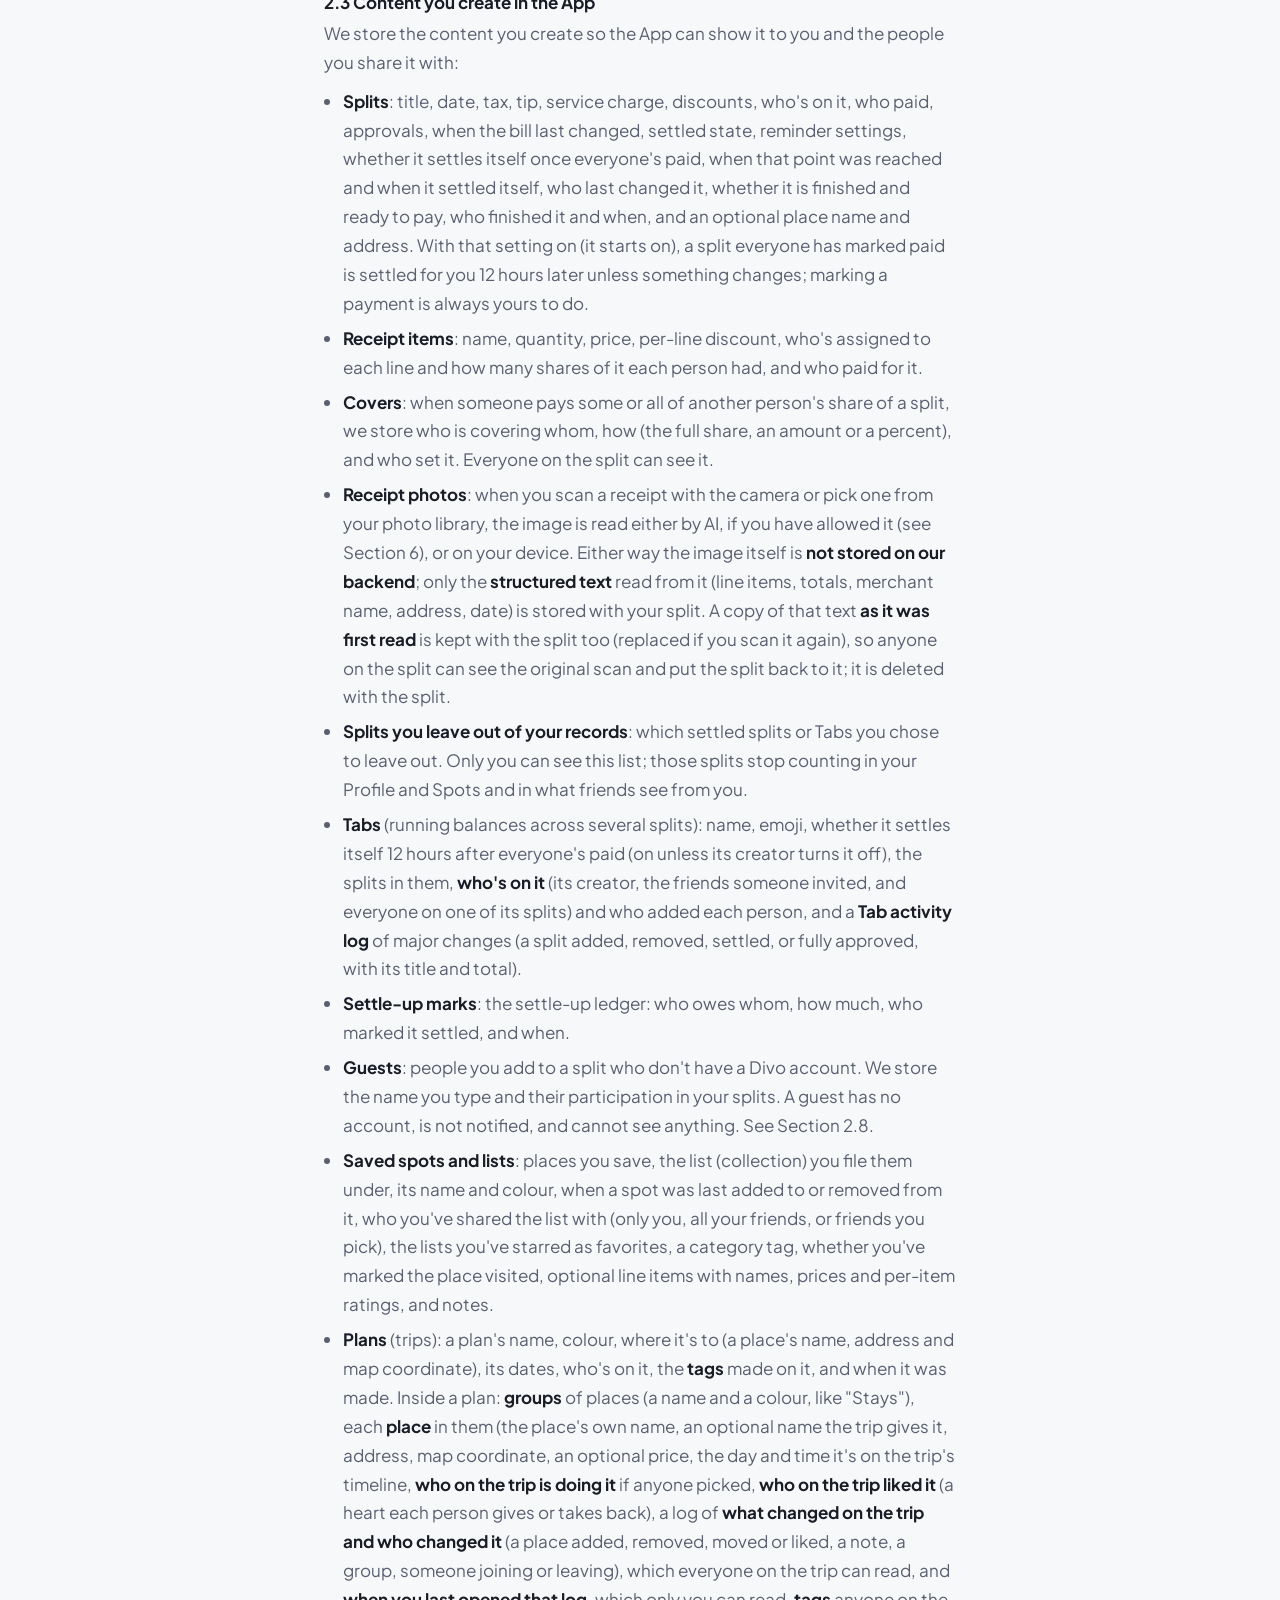
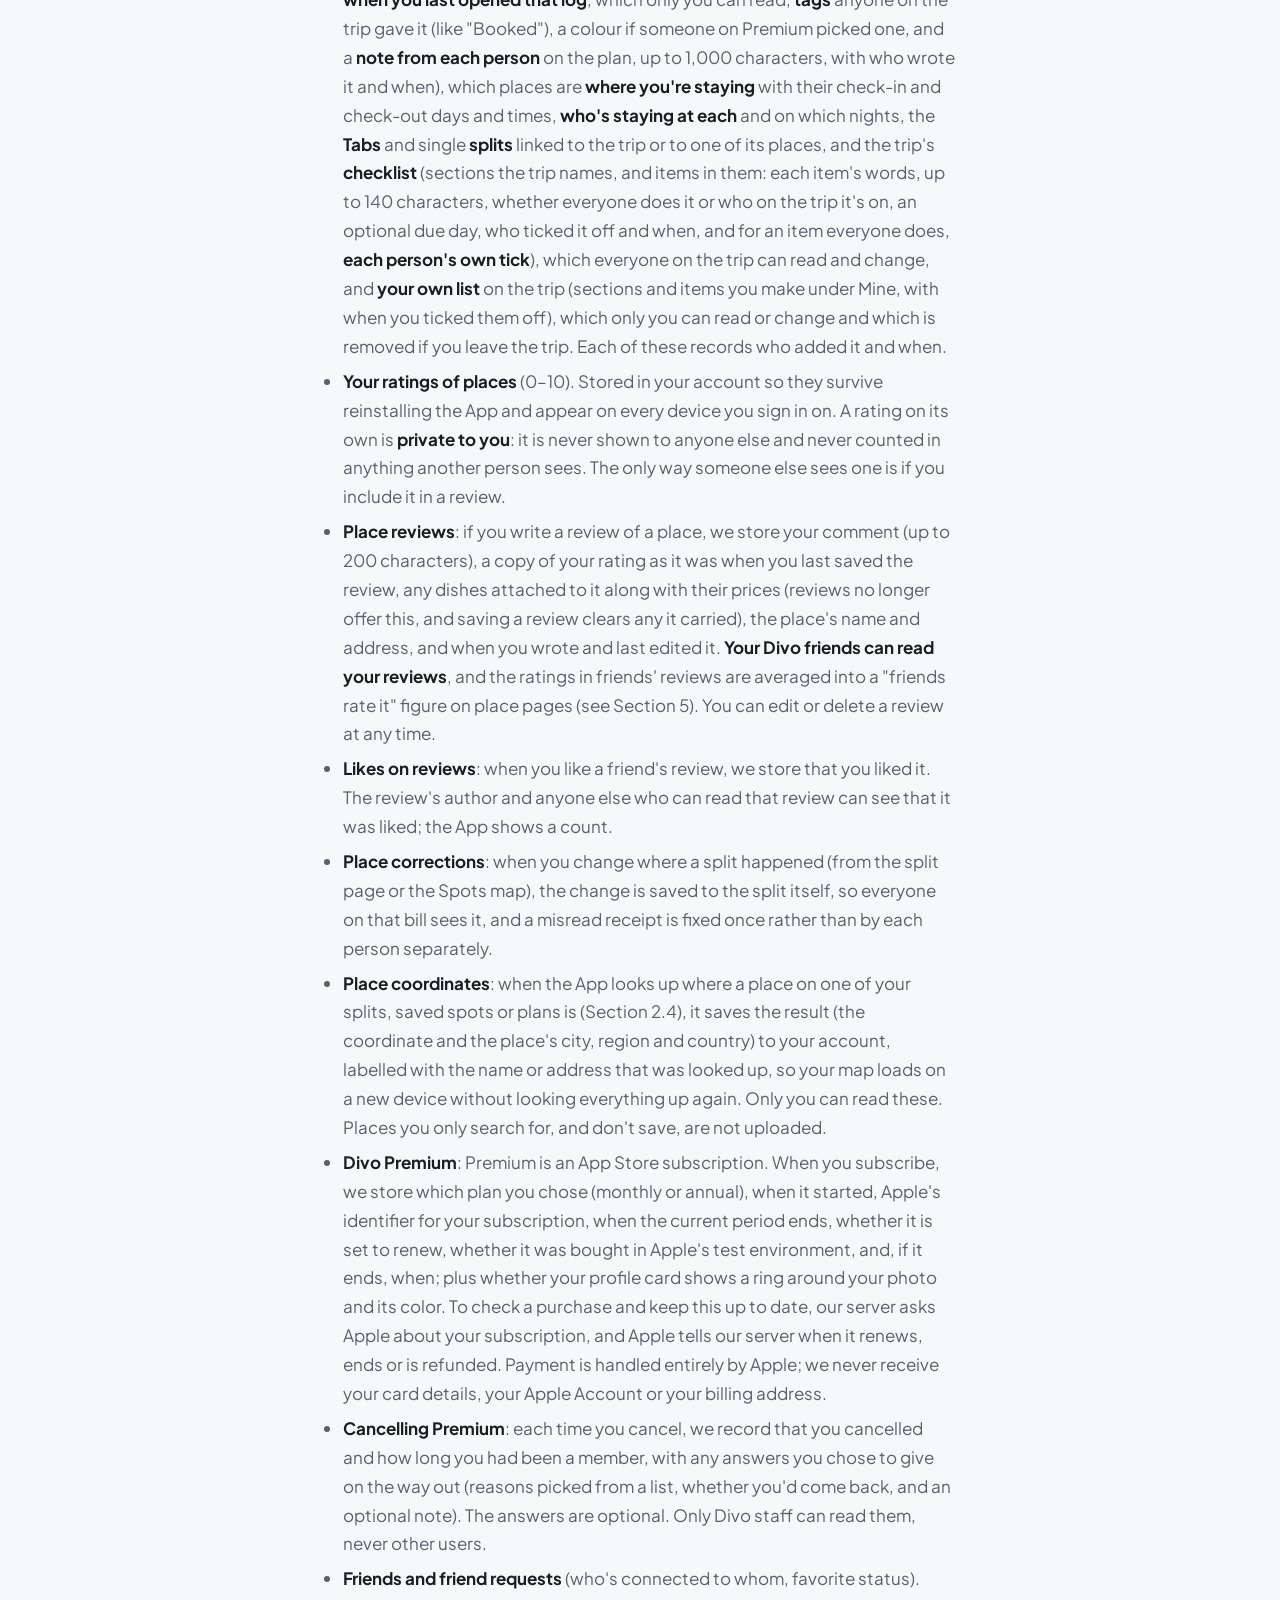
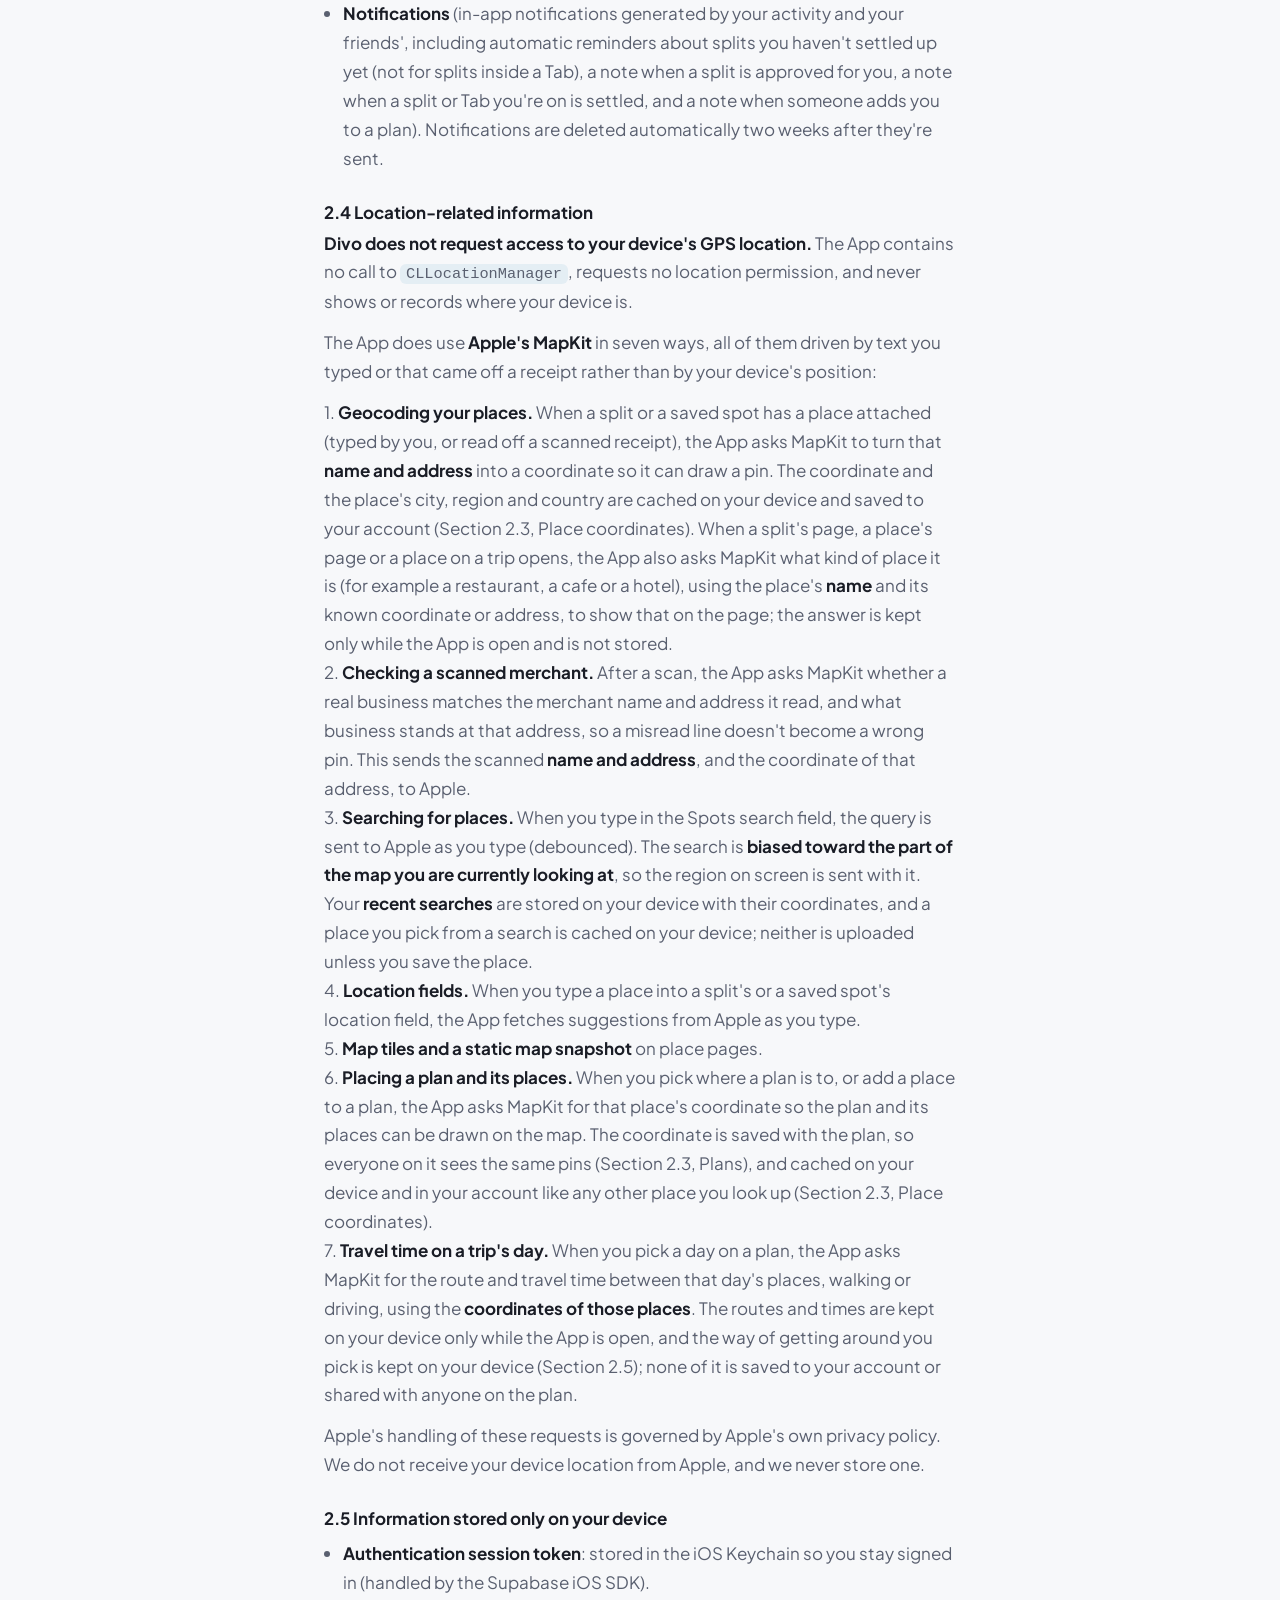
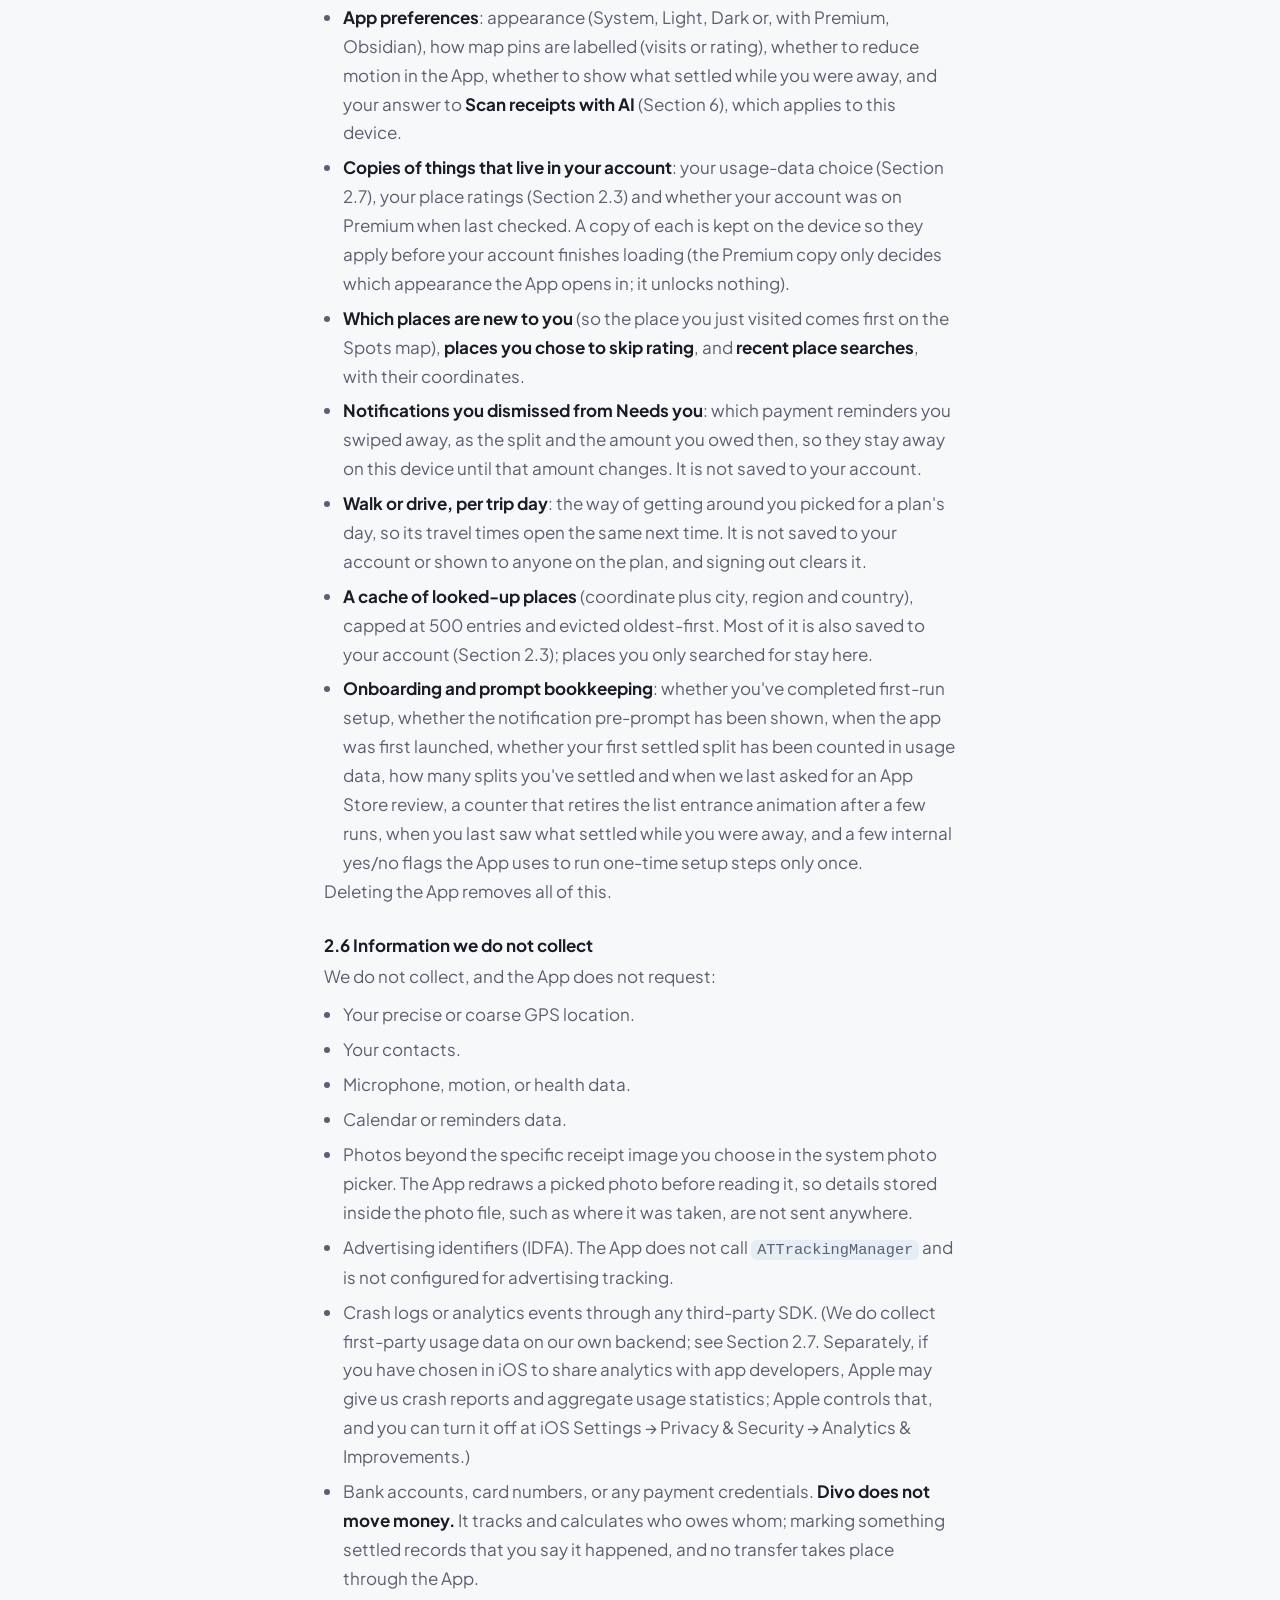
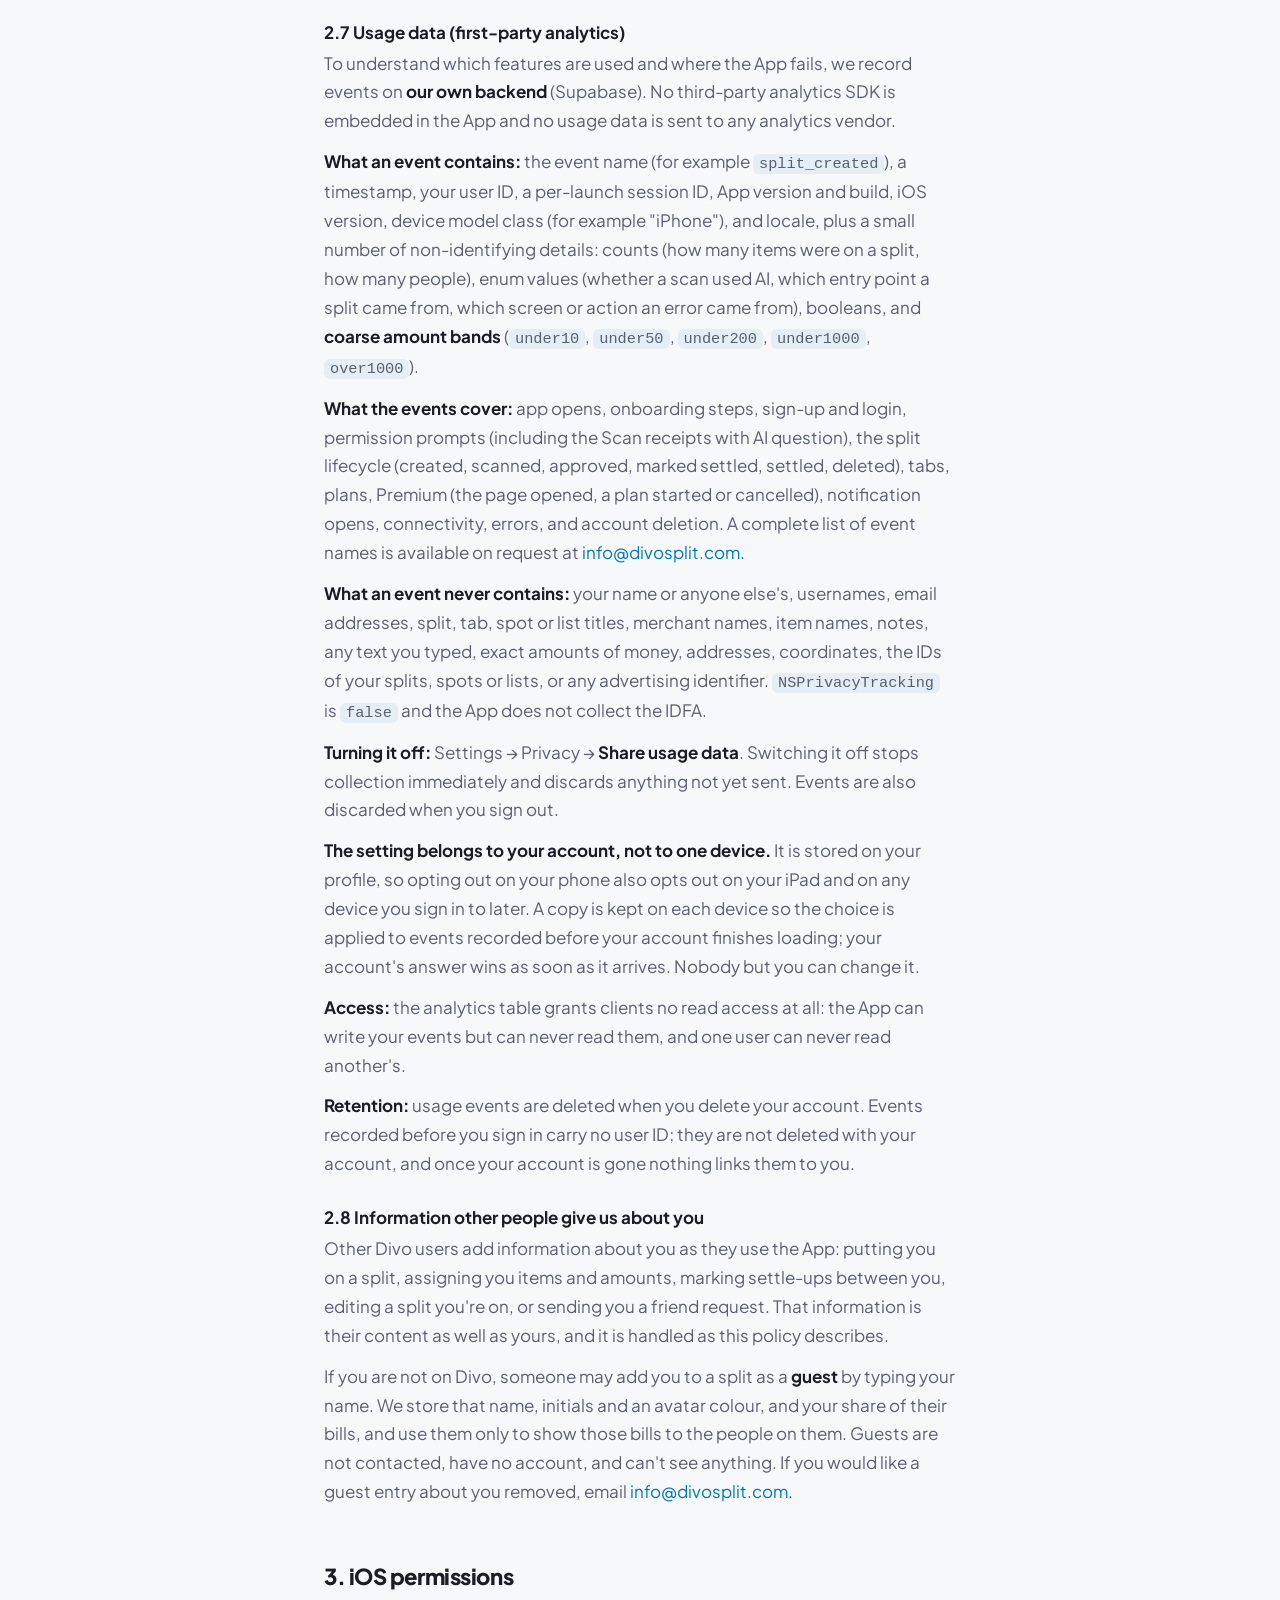
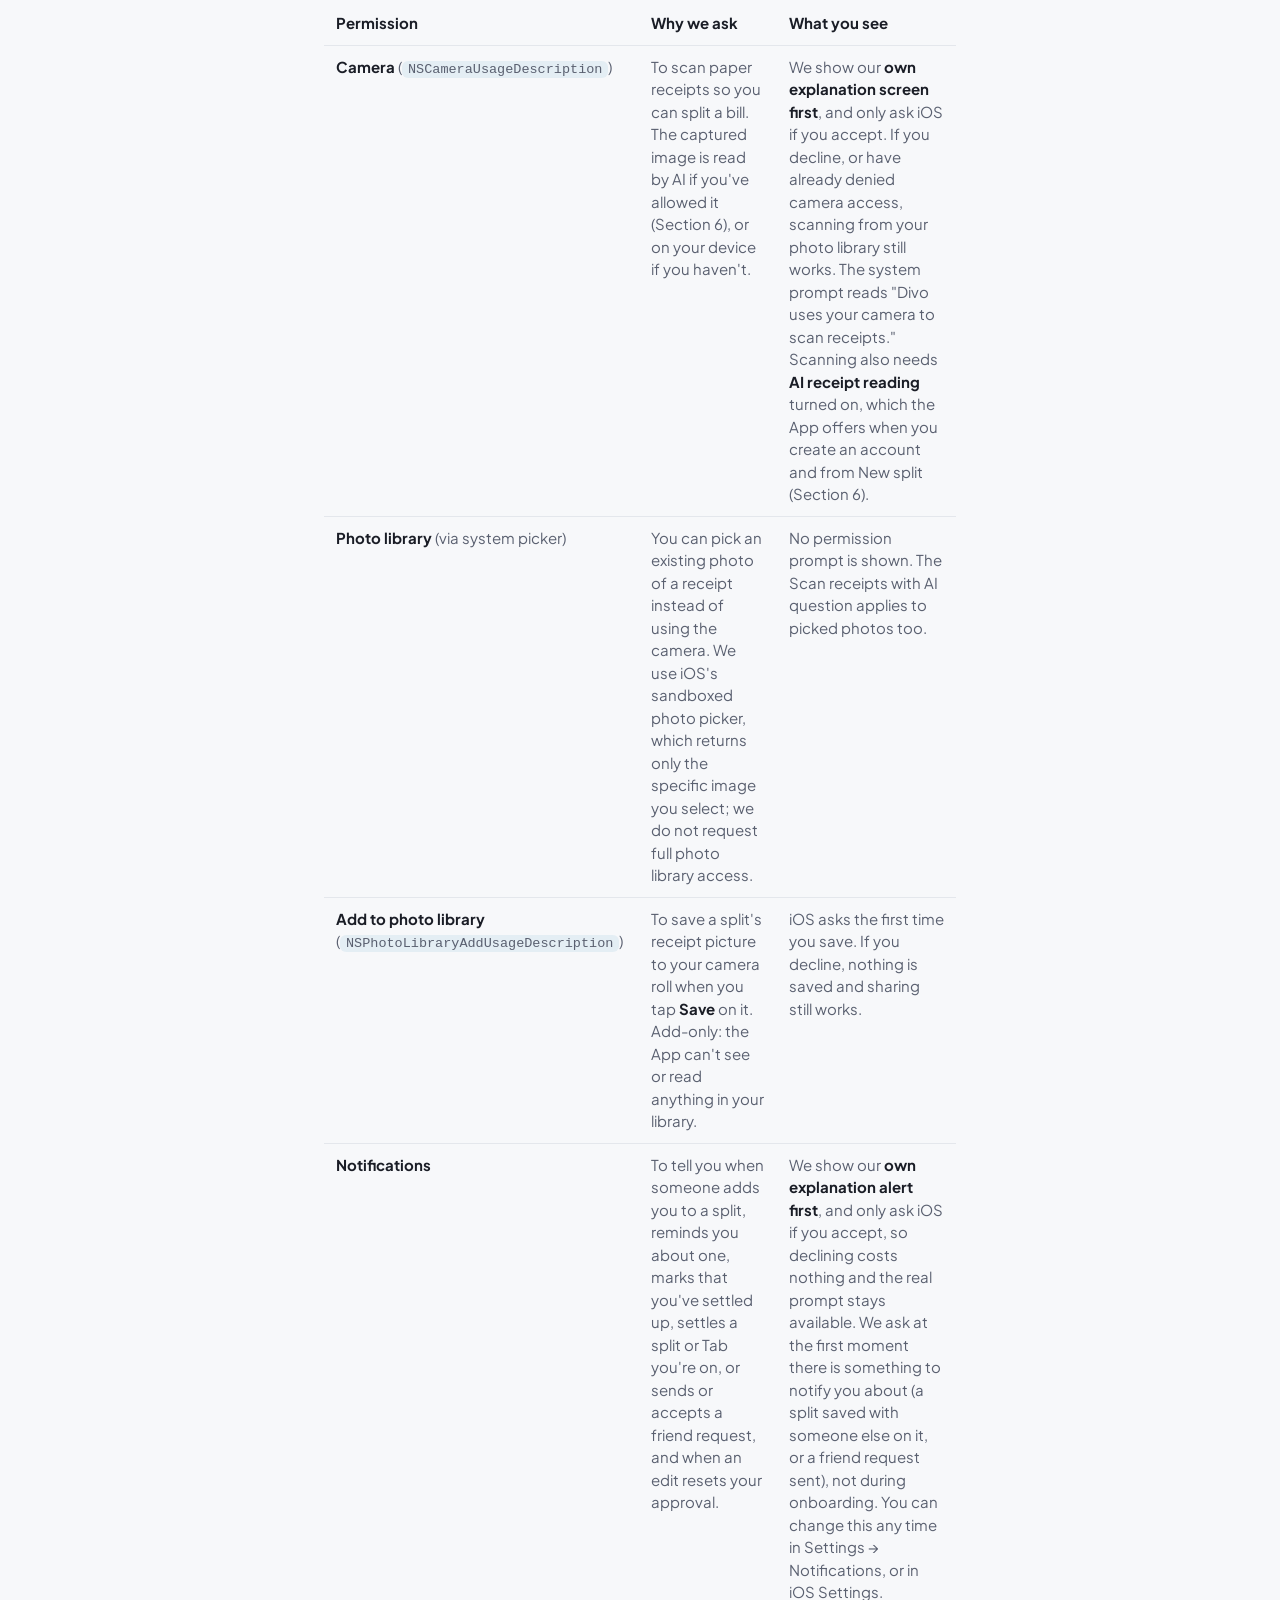
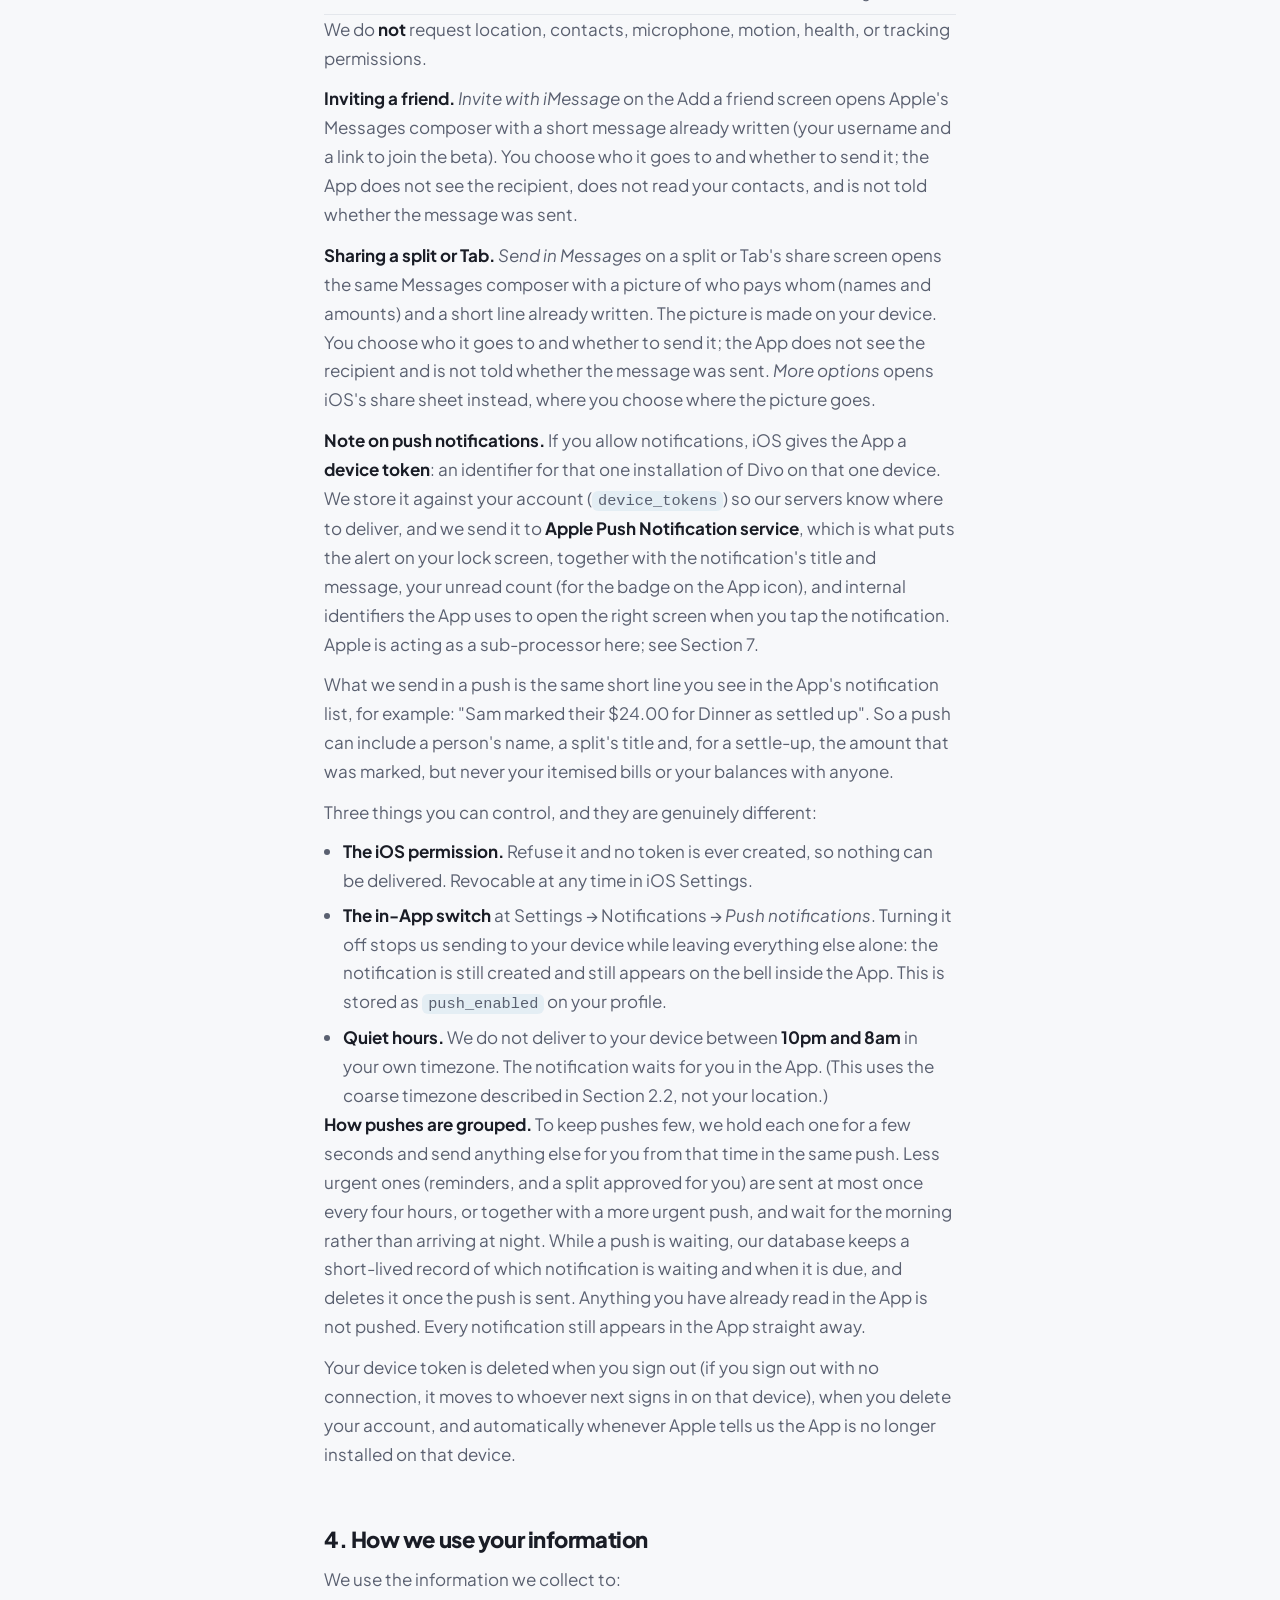
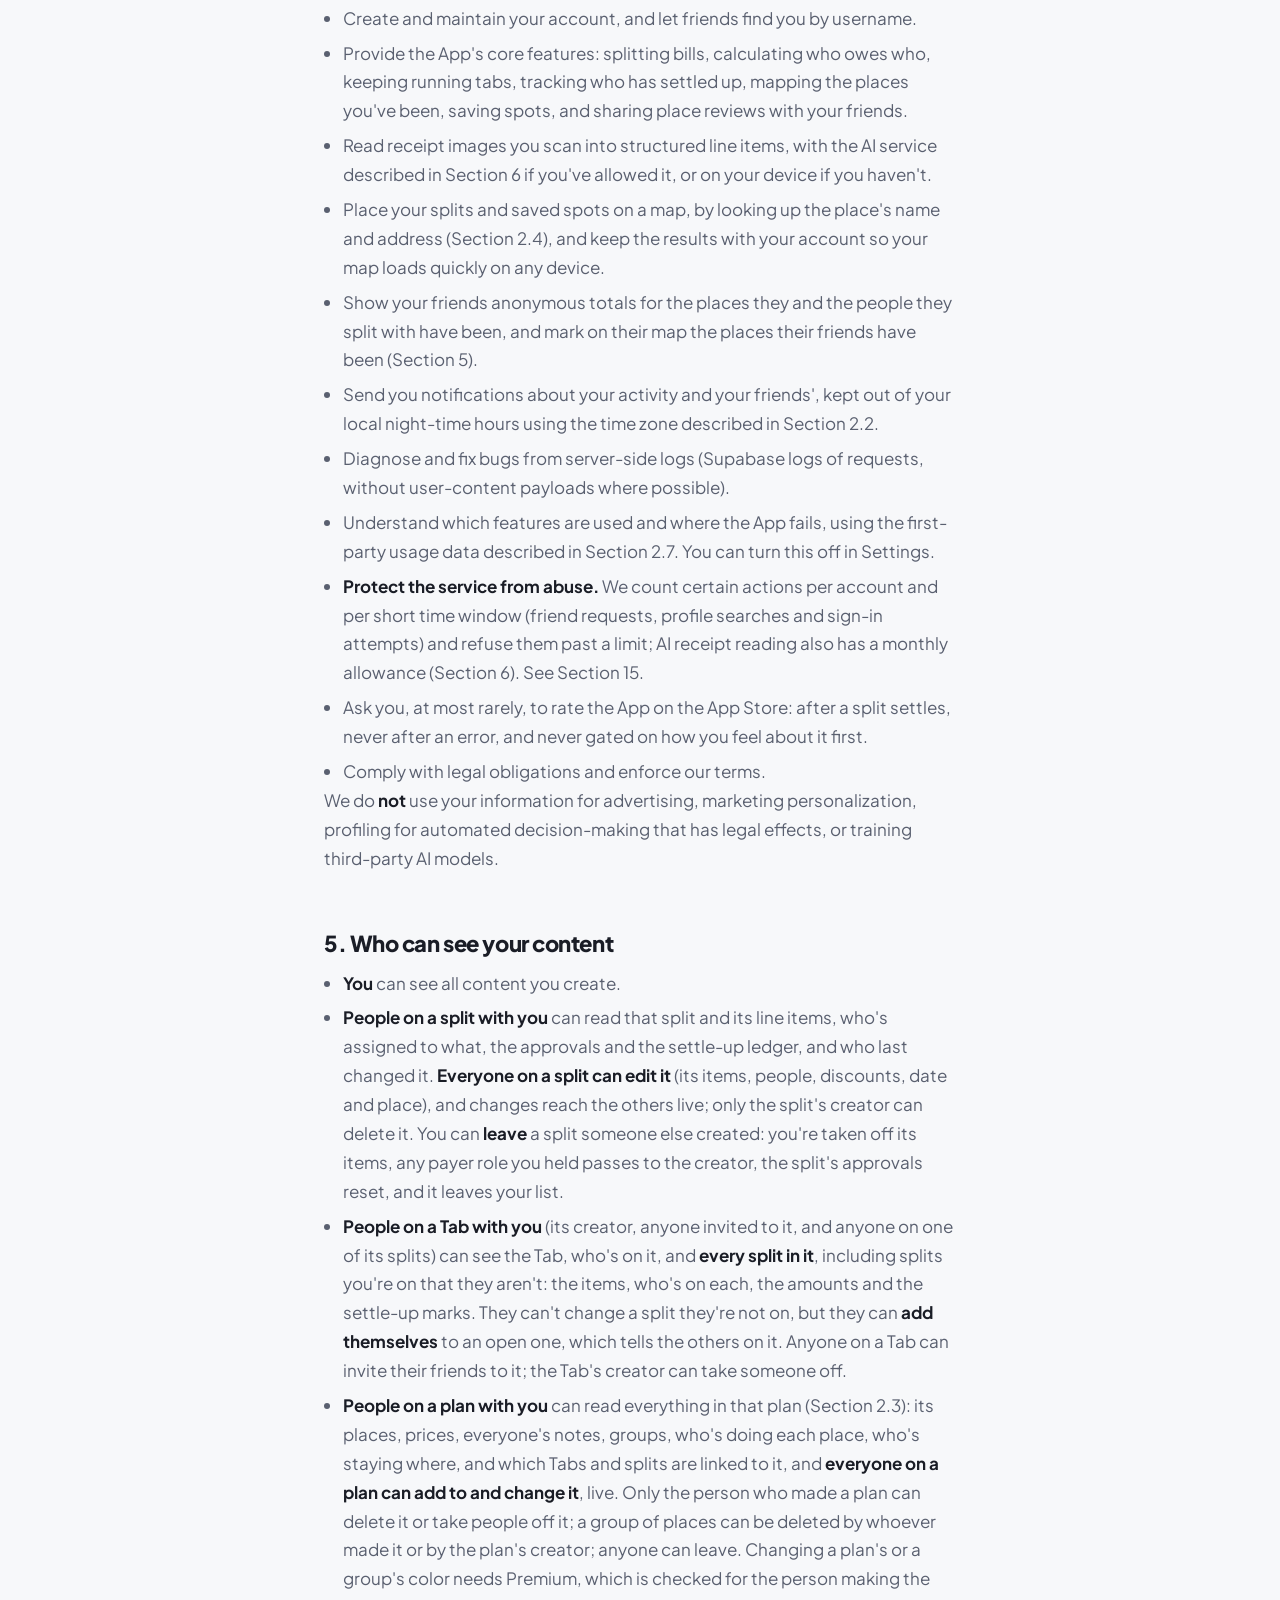
<file: privacy.html>
<!DOCTYPE html>
<html lang="en">
<head>
  <meta charset="UTF-8" />
  <meta name="viewport" content="width=device-width, initial-scale=1.0, viewport-fit=cover" />
  <title>Divo Privacy Policy</title>
  <meta name="description" content="How Divo collects, uses, shares and protects your information." />
  <link rel="icon" href="/img/icon.png" />
  <link rel="preconnect" href="https://fonts.googleapis.com" />
  <link rel="preconnect" href="https://fonts.gstatic.com" crossorigin />
  <link href="https://fonts.googleapis.com/css2?family=Plus+Jakarta+Sans:wght@400;500;700;800&display=swap" rel="stylesheet" />
  <link rel="stylesheet" href="/css/page.css" />
  <link rel="stylesheet" href="/css/doc.css" />
</head>
<body>
  <!-- Generated from PRIVACY_POLICY.md in the app repo by
       scripts/website/legal_page.py. Edit the Markdown, not this file. -->
  <div class="doc">
    <a class="doc-brand" href="/"><img src="/img/icon.png" alt="" />Divo</a>
    <h1>Privacy Policy</h1>
    <p class="doc-meta">Last updated November 20, 2026<br />Effective date October 3, 2026</p>
  </div>
  <main class="doc">
    <p>This Privacy Policy explains how Divo LLC ("<strong>Divo</strong>", "<strong>we</strong>", "<strong>us</strong>", or "<strong>our</strong>") collects, uses, shares, and protects information when you use the Divo mobile application (the "<strong>App</strong>"). Divo is a bill-splitting app that helps you scan receipts, split costs with friends, keep running tabs, settle up, and keep a map of the places you've been.</p>
    <p>If you have questions or want to exercise a privacy right, contact us at <strong><a href="mailto:info@divosplit.com">info@divosplit.com</a></strong>.</p>
    <p>You can read this policy at <strong>divosplit.com/privacy</strong> (Settings → Help → Privacy policy in the App opens it), and inside the App offline from the sign-up screen before you create an account.</p>
    <hr />
    <h2>1. Plain-language summary</h2>
    <ul><li>We collect the username and password you sign up with, an email address <strong>if you choose to give one</strong>, the display name you choose, and the content you create in the App (splits, receipt line items, tabs, settle-up marks, saved spots, place ratings and reviews, friends).</li><li>Your data is stored on <strong>Supabase</strong>, our backend provider, in the United States.</li><li>Receipt scanning can use AI, and <strong>the App asks you first</strong>. If you agree, the <strong>receipt image</strong> is sent to a backend function that forwards it to <strong>Anthropic (Claude)</strong> to read the line items; Anthropic does not use this data to train its models, and we do not store the image. If you don't, receipts aren't scanned (you add items by hand) and no image leaves your device. You can change your answer at any time in <strong>Settings → Privacy and security → Scan receipts with AI</strong>.</li><li>The App shows a <strong>map of places your splits happened</strong>. It does <strong>not</strong> use your device's GPS. To place a pin, the merchant name and address from your receipt are looked up with <strong>Apple's MapKit</strong>, and the resulting coordinates are saved to your account so your map loads quickly on any device you sign in on.</li><li><strong>Your Divo friends can see some of what you do</strong>: the place reviews you write, any saved-spot list you choose to share with them, and the places you've been, as map pins and anonymous totals. See Section 5.</li><li>We do <strong>not</strong> sell your data, do <strong>not</strong> share it for cross-context behavioral advertising, do <strong>not</strong> show ads, and do <strong>not</strong> use any third-party analytics, advertising, or tracking SDK.</li><li>We do record <strong>basic usage data</strong> (which features get used, and where things fail) on our own backend, so we can fix what's broken. It never includes your names, split titles, merchant names, or exact amounts, and you can turn it off in <strong>Settings → Privacy → Share usage data</strong>.</li><li>You can <strong>delete your account and data from inside the App</strong> at any time: Settings → Delete account.</li><li>Divo is available on the US App Store only and is not intended for children under 13.</li></ul>
    <hr />
    <h2>2. Information we collect</h2>
    <h3>2.1 Information you give us when creating an account</h3>
    <ul><li><strong>Username</strong> (a unique public handle, lowercase letters, numbers and underscores). This is what identifies your account and how friends find you.</li><li><strong>Email address (optional).</strong> You can create an account with a username and password alone. Providing one lets us help you back into your account if you forget your password, and send account-related messages; without one, we have no way to help you back in, and no way to contact you. Because our sign-in provider requires an email address for every account, an account created without one is given a placeholder address that cannot receive mail (in the form <code>guest-…@guest.divosplit.com</code>); it is never shown to anyone, including you. An address you give, at sign-up or later at Settings → Privacy &amp; Security, is added to your account only after you enter the 6-digit code we email to it. You can remove it at Settings → Privacy &amp; Security; your account then goes back to a placeholder address, and we can no longer help you back in if you forget your password.</li><li><strong>Password</strong> (handled by our authentication provider, Supabase Auth; we never see your plaintext password).</li><li><strong>Sign in with Apple (optional).</strong> Instead of a password you can use your Apple Account. Apple then gives us an identifier for your account, and, the first time only, the name and email address you choose to share; the email may be a private relay address from Apple that forwards to you. We use these only to sign you in and to pre-fill your name. We never receive your Apple Account password.</li><li><strong>Display name</strong> (the name shown to your friends).</li><li><strong>Avatar</strong> you pick when you sign up: a cartoon blob (its shape, face, color and, with Premium, an effect), stored as a short code (changeable in Settings → Edit profile).</li></ul>
    <h3>2.2 Information automatically generated for your profile</h3>
    <ul><li>A user identifier (UUID).</li><li>Your initials (derived from your display name).</li><li>A hex color used for your avatar (changeable in Settings → Edit Profile).</li><li>Account creation timestamp.</li><li>A <strong>push device token</strong> for each device you sign in on, if you allow notifications (see Section 3).</li><li>Your settings switches: whether notifications are delivered to your device as well as to the in-App bell (<code>push_enabled</code>, set at Settings → Notifications), and whether you share usage data (Section 2.7).</li><li>Your device's <strong>time zone</strong> (an IANA identifier such as <code>Europe/London</code>), written when you sign in and refreshed if it changes. We use it <strong>only</strong> to keep scheduled notifications out of your night. A time zone is a coarse region covering millions of people, not a location. Section 5 explains who can read your profile, including this field.</li></ul>
    <p>Your avatar is a <strong>blob</strong> drawn by the App from that code; it replaces your initials on your avatar disc. (Emoji avatars were retired in October 2026 and replaced with a random blob.)</p>
    <h3>2.3 Content you create in the App</h3>
    <p>We store the content you create so the App can show it to you and the people you share it with:</p>
    <ul><li><strong>Splits</strong>: title, date, tax, tip, service charge, discounts, who's on it, who paid, approvals, when the bill last changed, settled state, reminder settings, whether it settles itself once everyone's paid, when that point was reached and when it settled itself, who last changed it, whether it is finished and ready to pay, who finished it and when, and an optional place name and address. With that setting on (it starts on), a split everyone has marked paid is settled for you 12 hours later unless something changes; marking a payment is always yours to do.</li><li><strong>Receipt items</strong>: name, quantity, price, per-line discount, who's assigned to each line and how many shares of it each person had, and who paid for it.</li><li><strong>Covers</strong>: when someone pays some or all of another person's share of a split, we store who is covering whom, how (the full share, an amount or a percent), and who set it. Everyone on the split can see it.</li><li><strong>Receipt photos</strong>: when you scan a receipt with the camera or pick one from your photo library, the image is read either by AI, if you have allowed it (see Section 6), or on your device. Either way the image itself is <strong>not stored on our backend</strong>; only the <strong>structured text</strong> read from it (line items, totals, merchant name, address, date) is stored with your split. A copy of that text <strong>as it was first read</strong> is kept with the split too (replaced if you scan it again), so anyone on the split can see the original scan and put the split back to it; it is deleted with the split.</li><li><strong>Splits you leave out of your records</strong>: which settled splits or Tabs you chose to leave out. Only you can see this list; those splits stop counting in your Profile and Spots and in what friends see from you.</li><li><strong>Tabs</strong> (running balances across several splits): name, emoji, whether it settles itself 12 hours after everyone's paid (on unless its creator turns it off), the splits in them, <strong>who's on it</strong> (its creator, the friends someone invited, and everyone on one of its splits) and who added each person, and a <strong>Tab activity log</strong> of major changes (a split added, removed, settled, or fully approved, with its title and total).</li><li><strong>Settle-up marks</strong>: the settle-up ledger: who owes whom, how much, who marked it settled, and when.</li><li><strong>Guests</strong>: people you add to a split who don't have a Divo account. We store the name you type and their participation in your splits. A guest has no account, is not notified, and cannot see anything. See Section 2.8.</li><li><strong>Saved spots and lists</strong>: places you save, the list (collection) you file them under, its name and colour, when a spot was last added to or removed from it, who you've shared the list with (only you, all your friends, or friends you pick), the lists you've starred as favorites, a category tag, whether you've marked the place visited, optional line items with names, prices and per-item ratings, and notes.</li><li><strong>Plans</strong> (trips): a plan's name, colour, where it's to (a place's name, address and map coordinate), its dates, who's on it, the <strong>tags</strong> made on it, and when it was made. Inside a plan: <strong>groups</strong> of places (a name and a colour, like "Stays"), each <strong>place</strong> in them (the place's own name, an optional name the trip gives it, address, map coordinate, an optional price, the day and time it's on the trip's timeline, <strong>who on the trip is doing it</strong> if anyone picked, <strong>who on the trip liked it</strong> (a heart each person gives or takes back), a log of <strong>what changed on the trip and who changed it</strong> (a place added, removed, moved or liked, a note, a group, someone joining or leaving), which everyone on the trip can read, and <strong>when you last opened that log</strong>, which only you can read, <strong>tags</strong> anyone on the trip gave it (like "Booked"), a colour if someone on Premium picked one, and a <strong>note from each person</strong> on the plan, up to 1,000 characters, with who wrote it and when), which places are <strong>where you're staying</strong> with their check-in and check-out days and times, <strong>who's staying at each</strong> and on which nights, the <strong>Tabs</strong> and single <strong>splits</strong> linked to the trip or to one of its places, and the trip's <strong>checklist</strong> (sections the trip names, and items in them: each item's words, up to 140 characters, whether everyone does it or who on the trip it's on, an optional due day, who ticked it off and when, and for an item everyone does, <strong>each person's own tick</strong>), which everyone on the trip can read and change, and <strong>your own list</strong> on the trip (sections and items you make under Mine, with when you ticked them off), which only you can read or change and which is removed if you leave the trip. Each of these records who added it and when.</li><li><strong>Your ratings of places</strong> (0–10). Stored in your account so they survive reinstalling the App and appear on every device you sign in on. A rating on its own is <strong>private to you</strong>: it is never shown to anyone else and never counted in anything another person sees. The only way someone else sees one is if you include it in a review.</li><li><strong>Place reviews</strong>: if you write a review of a place, we store your comment (up to 200 characters), a copy of your rating as it was when you last saved the review, any dishes attached to it along with their prices (reviews no longer offer this, and saving a review clears any it carried), the place's name and address, and when you wrote and last edited it. <strong>Your Divo friends can read your reviews</strong>, and the ratings in friends' reviews are averaged into a "friends rate it" figure on place pages (see Section 5). You can edit or delete a review at any time.</li><li><strong>Likes on reviews</strong>: when you like a friend's review, we store that you liked it. The review's author and anyone else who can read that review can see that it was liked; the App shows a count.</li><li><strong>Place corrections</strong>: when you change where a split happened (from the split page or the Spots map), the change is saved to the split itself, so everyone on that bill sees it, and a misread receipt is fixed once rather than by each person separately.</li><li><strong>Place coordinates</strong>: when the App looks up where a place on one of your splits, saved spots or plans is (Section 2.4), it saves the result (the coordinate and the place's city, region and country) to your account, labelled with the name or address that was looked up, so your map loads on a new device without looking everything up again. Only you can read these. Places you only search for, and don't save, are not uploaded.</li><li><strong>Divo Premium</strong>: Premium is an App Store subscription. When you subscribe, we store which plan you chose (monthly or annual), when it started, Apple's identifier for your subscription, when the current period ends, whether it is set to renew, whether it was bought in Apple's test environment, and, if it ends, when; plus whether your profile card shows a ring around your photo and its color. To check a purchase and keep this up to date, our server asks Apple about your subscription, and Apple tells our server when it renews, ends or is refunded. Payment is handled entirely by Apple; we never receive your card details, your Apple Account or your billing address.</li><li><strong>Cancelling Premium</strong>: each time you cancel, we record that you cancelled and how long you had been a member, with any answers you chose to give on the way out (reasons picked from a list, whether you'd come back, and an optional note). The answers are optional. Only Divo staff can read them, never other users.</li><li><strong>Friends and friend requests</strong> (who's connected to whom, favorite status).</li><li><strong>Notifications</strong> (in-app notifications generated by your activity and your friends', including automatic reminders about splits you haven't settled up yet (not for splits inside a Tab), a note when a split is approved for you, a note when a split or Tab you're on is settled, and a note when someone adds you to a plan). Notifications are deleted automatically two weeks after they're sent.</li></ul>
    <h3>2.4 Location-related information</h3>
    <p><strong>Divo does not request access to your device's GPS location.</strong> The App contains no call to <code>CLLocationManager</code>, requests no location permission, and never shows or records where your device is.</p>
    <p>The App does use <strong>Apple's MapKit</strong> in seven ways, all of them driven by text you typed or that came off a receipt rather than by your device's position:</p>
    <p>1. <strong>Geocoding your places.</strong> When a split or a saved spot has a place attached (typed by you, or read off a scanned receipt), the App asks MapKit to turn that <strong>name and address</strong> into a coordinate so it can draw a pin. The coordinate and the place's city, region and country are cached on your device and saved to your account (Section 2.3, Place coordinates). When a split's page, a place's page or a place on a trip opens, the App also asks MapKit what kind of place it is (for example a restaurant, a cafe or a hotel), using the place's <strong>name</strong> and its known coordinate or address, to show that on the page; the answer is kept only while the App is open and is not stored.<br />2. <strong>Checking a scanned merchant.</strong> After a scan, the App asks MapKit whether a real business matches the merchant name and address it read, and what business stands at that address, so a misread line doesn't become a wrong pin. This sends the scanned <strong>name and address</strong>, and the coordinate of that address, to Apple.<br />3. <strong>Searching for places.</strong> When you type in the Spots search field, the query is sent to Apple as you type (debounced). The search is <strong>biased toward the part of the map you are currently looking at</strong>, so the region on screen is sent with it. Your <strong>recent searches</strong> are stored on your device with their coordinates, and a place you pick from a search is cached on your device; neither is uploaded unless you save the place.<br />4. <strong>Location fields.</strong> When you type a place into a split's or a saved spot's location field, the App fetches suggestions from Apple as you type.<br />5. <strong>Map tiles and a static map snapshot</strong> on place pages.<br />6. <strong>Placing a plan and its places.</strong> When you pick where a plan is to, or add a place to a plan, the App asks MapKit for that place's coordinate so the plan and its places can be drawn on the map. The coordinate is saved with the plan, so everyone on it sees the same pins (Section 2.3, Plans), and cached on your device and in your account like any other place you look up (Section 2.3, Place coordinates).<br />7. <strong>Travel time on a trip's day.</strong> When you pick a day on a plan, the App asks MapKit for the route and travel time between that day's places, walking or driving, using the <strong>coordinates of those places</strong>. The routes and times are kept on your device only while the App is open, and the way of getting around you pick is kept on your device (Section 2.5); none of it is saved to your account or shared with anyone on the plan.</p>
    <p>Apple's handling of these requests is governed by Apple's own privacy policy. We do not receive your device location from Apple, and we never store one.</p>
    <h3>2.5 Information stored only on your device</h3>
    <ul><li><strong>Authentication session token</strong>: stored in the iOS Keychain so you stay signed in (handled by the Supabase iOS SDK).</li><li><strong>App preferences</strong>: appearance (System, Light, Dark or, with Premium, Obsidian), how map pins are labelled (visits or rating), whether to reduce motion in the App, whether to show what settled while you were away, and your answer to <strong>Scan receipts with AI</strong> (Section 6), which applies to this device.</li><li><strong>Copies of things that live in your account</strong>: your usage-data choice (Section 2.7), your place ratings (Section 2.3) and whether your account was on Premium when last checked. A copy of each is kept on the device so they apply before your account finishes loading (the Premium copy only decides which appearance the App opens in; it unlocks nothing).</li><li><strong>Which places are new to you</strong> (so the place you just visited comes first on the Spots map), <strong>places you chose to skip rating</strong>, and <strong>recent place searches</strong>, with their coordinates.</li><li><strong>Notifications you dismissed from Needs you</strong>: which payment reminders you swiped away, as the split and the amount you owed then, so they stay away on this device until that amount changes. It is not saved to your account.</li><li><strong>Walk or drive, per trip day</strong>: the way of getting around you picked for a plan's day, so its travel times open the same next time. It is not saved to your account or shown to anyone on the plan, and signing out clears it.</li><li><strong>A cache of looked-up places</strong> (coordinate plus city, region and country), capped at 500 entries and evicted oldest-first. Most of it is also saved to your account (Section 2.3); places you only searched for stay here.</li><li><strong>Onboarding and prompt bookkeeping</strong>: whether you've completed first-run setup, whether the notification pre-prompt has been shown, when the app was first launched, whether your first settled split has been counted in usage data, how many splits you've settled and when we last asked for an App Store review, a counter that retires the list entrance animation after a few runs, when you last saw what settled while you were away, and a few internal yes/no flags the App uses to run one-time setup steps only once.</li></ul>
    <p>Deleting the App removes all of this.</p>
    <h3>2.6 Information we do <strong>not</strong> collect</h3>
    <p>We do not collect, and the App does not request:</p>
    <ul><li>Your precise or coarse GPS location.</li><li>Your contacts.</li><li>Microphone, motion, or health data.</li><li>Calendar or reminders data.</li><li>Photos beyond the specific receipt image you choose in the system photo picker. The App redraws a picked photo before reading it, so details stored inside the photo file, such as where it was taken, are not sent anywhere.</li><li>Advertising identifiers (IDFA). The App does not call <code>ATTrackingManager</code> and is not configured for advertising tracking.</li><li>Crash logs or analytics events through any third-party SDK. (We do collect first-party usage data on our own backend; see Section 2.7. Separately, if you have chosen in iOS to share analytics with app developers, Apple may give us crash reports and aggregate usage statistics; Apple controls that, and you can turn it off at iOS Settings → Privacy &amp; Security → Analytics &amp; Improvements.)</li><li>Bank accounts, card numbers, or any payment credentials. <strong>Divo does not move money.</strong> It tracks and calculates who owes whom; marking something settled records that you say it happened, and no transfer takes place through the App.</li></ul>
    <h3>2.7 Usage data (first-party analytics)</h3>
    <p>To understand which features are used and where the App fails, we record events on <strong>our own backend</strong> (Supabase). No third-party analytics SDK is embedded in the App and no usage data is sent to any analytics vendor.</p>
    <p><strong>What an event contains:</strong> the event name (for example <code>split_created</code>), a timestamp, your user ID, a per-launch session ID, App version and build, iOS version, device model class (for example "iPhone"), and locale, plus a small number of non-identifying details: counts (how many items were on a split, how many people), enum values (whether a scan used AI, which entry point a split came from, which screen or action an error came from), booleans, and <strong>coarse amount bands</strong> (<code>under10</code>, <code>under50</code>, <code>under200</code>, <code>under1000</code>, <code>over1000</code>).</p>
    <p><strong>What the events cover:</strong> app opens, onboarding steps, sign-up and login, permission prompts (including the Scan receipts with AI question), the split lifecycle (created, scanned, approved, marked settled, settled, deleted), tabs, plans, Premium (the page opened, a plan started or cancelled), notification opens, connectivity, errors, and account deletion. A complete list of event names is available on request at <a href="mailto:info@divosplit.com.">info@divosplit.com.</a></p>
    <p><strong>What an event never contains:</strong> your name or anyone else's, usernames, email addresses, split, tab, spot or list titles, merchant names, item names, notes, any text you typed, exact amounts of money, addresses, coordinates, the IDs of your splits, spots or lists, or any advertising identifier. <code>NSPrivacyTracking</code> is <code>false</code> and the App does not collect the IDFA.</p>
    <p><strong>Turning it off:</strong> Settings → Privacy → <strong>Share usage data</strong>. Switching it off stops collection immediately and discards anything not yet sent. Events are also discarded when you sign out.</p>
    <p><strong>The setting belongs to your account, not to one device.</strong> It is stored on your profile, so opting out on your phone also opts out on your iPad and on any device you sign in to later. A copy is kept on each device so the choice is applied to events recorded before your account finishes loading; your account's answer wins as soon as it arrives. Nobody but you can change it.</p>
    <p><strong>Access:</strong> the analytics table grants clients no read access at all: the App can write your events but can never read them, and one user can never read another's.</p>
    <p><strong>Retention:</strong> usage events are deleted when you delete your account. Events recorded before you sign in carry no user ID; they are not deleted with your account, and once your account is gone nothing links them to you.</p>
    <h3>2.8 Information other people give us about you</h3>
    <p>Other Divo users add information about you as they use the App: putting you on a split, assigning you items and amounts, marking settle-ups between you, editing a split you're on, or sending you a friend request. That information is their content as well as yours, and it is handled as this policy describes.</p>
    <p>If you are not on Divo, someone may add you to a split as a <strong>guest</strong> by typing your name. We store that name, initials and an avatar colour, and your share of their bills, and use them only to show those bills to the people on them. Guests are not contacted, have no account, and can't see anything. If you would like a guest entry about you removed, email <a href="mailto:info@divosplit.com.">info@divosplit.com.</a></p>
    <hr />
    <h2>3. iOS permissions</h2>
    <div class="table-wrap"><table><thead><tr><th>Permission</th><th>Why we ask</th><th>What you see</th></tr></thead><tbody><tr><td><strong>Camera</strong> (<code>NSCameraUsageDescription</code>)</td><td>To scan paper receipts so you can split a bill. The captured image is read by AI if you've allowed it (Section 6), or on your device if you haven't.</td><td>We show our <strong>own explanation screen first</strong>, and only ask iOS if you accept. If you decline, or have already denied camera access, scanning from your photo library still works. The system prompt reads "Divo uses your camera to scan receipts." Scanning also needs <strong>AI receipt reading</strong> turned on, which the App offers when you create an account and from New split (Section 6).</td></tr><tr><td><strong>Photo library</strong> (via system picker)</td><td>You can pick an existing photo of a receipt instead of using the camera. We use iOS's sandboxed photo picker, which returns only the specific image you select; we do not request full photo library access.</td><td>No permission prompt is shown. The Scan receipts with AI question applies to picked photos too.</td></tr><tr><td><strong>Add to photo library</strong> (<code>NSPhotoLibraryAddUsageDescription</code>)</td><td>To save a split's receipt picture to your camera roll when you tap <strong>Save</strong> on it. Add-only: the App can't see or read anything in your library.</td><td>iOS asks the first time you save. If you decline, nothing is saved and sharing still works.</td></tr><tr><td><strong>Notifications</strong></td><td>To tell you when someone adds you to a split, reminds you about one, marks that you've settled up, settles a split or Tab you're on, or sends or accepts a friend request, and when an edit resets your approval.</td><td>We show our <strong>own explanation alert first</strong>, and only ask iOS if you accept, so declining costs nothing and the real prompt stays available. We ask at the first moment there is something to notify you about (a split saved with someone else on it, or a friend request sent), not during onboarding. You can change this any time in Settings → Notifications, or in iOS Settings.</td></tr></tbody></table></div>
    <p>We do <strong>not</strong> request location, contacts, microphone, motion, health, or tracking permissions.</p>
    <p><strong>Inviting a friend.</strong> <em>Invite with iMessage</em> on the Add a friend screen opens Apple's Messages composer with a short message already written (your username and a link to join the beta). You choose who it goes to and whether to send it; the App does not see the recipient, does not read your contacts, and is not told whether the message was sent.</p>
    <p><strong>Sharing a split or Tab.</strong> <em>Send in Messages</em> on a split or Tab's share screen opens the same Messages composer with a picture of who pays whom (names and amounts) and a short line already written. The picture is made on your device. You choose who it goes to and whether to send it; the App does not see the recipient and is not told whether the message was sent. <em>More options</em> opens iOS's share sheet instead, where you choose where the picture goes.</p>
    <p><strong>Note on push notifications.</strong> If you allow notifications, iOS gives the App a <strong>device token</strong>: an identifier for that one installation of Divo on that one device. We store it against your account (<code>device_tokens</code>) so our servers know where to deliver, and we send it to <strong>Apple Push Notification service</strong>, which is what puts the alert on your lock screen, together with the notification's title and message, your unread count (for the badge on the App icon), and internal identifiers the App uses to open the right screen when you tap the notification. Apple is acting as a sub-processor here; see Section 7.</p>
    <p>What we send in a push is the same short line you see in the App's notification list, for example: "Sam marked their $24.00 for Dinner as settled up". So a push can include a person's name, a split's title and, for a settle-up, the amount that was marked, but never your itemised bills or your balances with anyone.</p>
    <p>Three things you can control, and they are genuinely different:</p>
    <ul><li><strong>The iOS permission.</strong> Refuse it and no token is ever created, so nothing can be delivered. Revocable at any time in iOS Settings.</li><li><strong>The in-App switch</strong> at Settings → Notifications → <em>Push notifications</em>. Turning it off stops us sending to your device while leaving everything else alone: the notification is still created and still appears on the bell inside the App. This is stored as <code>push_enabled</code> on your profile.</li><li><strong>Quiet hours.</strong> We do not deliver to your device between <strong>10pm and 8am</strong> in your own timezone. The notification waits for you in the App. (This uses the coarse timezone described in Section 2.2, not your location.)</li></ul>
    <p><strong>How pushes are grouped.</strong> To keep pushes few, we hold each one for a few seconds and send anything else for you from that time in the same push. Less urgent ones (reminders, and a split approved for you) are sent at most once every four hours, or together with a more urgent push, and wait for the morning rather than arriving at night. While a push is waiting, our database keeps a short-lived record of which notification is waiting and when it is due, and deletes it once the push is sent. Anything you have already read in the App is not pushed. Every notification still appears in the App straight away.</p>
    <p>Your device token is deleted when you sign out (if you sign out with no connection, it moves to whoever next signs in on that device), when you delete your account, and automatically whenever Apple tells us the App is no longer installed on that device.</p>
    <hr />
    <h2>4. How we use your information</h2>
    <p>We use the information we collect to:</p>
    <ul><li>Create and maintain your account, and let friends find you by username.</li><li>Provide the App's core features: splitting bills, calculating who owes who, keeping running tabs, tracking who has settled up, mapping the places you've been, saving spots, and sharing place reviews with your friends.</li><li>Read receipt images you scan into structured line items, with the AI service described in Section 6 if you've allowed it, or on your device if you haven't.</li><li>Place your splits and saved spots on a map, by looking up the place's name and address (Section 2.4), and keep the results with your account so your map loads quickly on any device.</li><li>Show your friends anonymous totals for the places they and the people they split with have been, and mark on their map the places their friends have been (Section 5).</li><li>Send you notifications about your activity and your friends', kept out of your local night-time hours using the time zone described in Section 2.2.</li><li>Diagnose and fix bugs from server-side logs (Supabase logs of requests, without user-content payloads where possible).</li><li>Understand which features are used and where the App fails, using the first-party usage data described in Section 2.7. You can turn this off in Settings.</li><li><strong>Protect the service from abuse.</strong> We count certain actions per account and per short time window (friend requests, profile searches and sign-in attempts) and refuse them past a limit; AI receipt reading also has a monthly allowance (Section 6). See Section 15.</li><li>Ask you, at most rarely, to rate the App on the App Store: after a split settles, never after an error, and never gated on how you feel about it first.</li><li>Comply with legal obligations and enforce our terms.</li></ul>
    <p>We do <strong>not</strong> use your information for advertising, marketing personalization, profiling for automated decision-making that has legal effects, or training third-party AI models.</p>
    <hr />
    <h2>5. Who can see your content</h2>
    <ul><li><strong>You</strong> can see all content you create.</li><li><strong>People on a split with you</strong> can read that split and its line items, who's assigned to what, the approvals and the settle-up ledger, and who last changed it. <strong>Everyone on a split can edit it</strong> (its items, people, discounts, date and place), and changes reach the others live; only the split's creator can delete it. You can <strong>leave</strong> a split someone else created: you're taken off its items, any payer role you held passes to the creator, the split's approvals reset, and it leaves your list.</li><li><strong>People on a Tab with you</strong> (its creator, anyone invited to it, and anyone on one of its splits) can see the Tab, who's on it, and <strong>every split in it</strong>, including splits you're on that they aren't: the items, who's on each, the amounts and the settle-up marks. They can't change a split they're not on, but they can <strong>add themselves</strong> to an open one, which tells the others on it. Anyone on a Tab can invite their friends to it; the Tab's creator can take someone off.</li><li><strong>People on a plan with you</strong> can read everything in that plan (Section 2.3): its places, prices, everyone's notes, groups, who's doing each place, who's staying where, and which Tabs and splits are linked to it, and <strong>everyone on a plan can add to and change it</strong>, live. Only the person who made a plan can delete it or take people off it; a group of places can be deleted by whoever made it or by the plan's creator; anyone can leave. Changing a plan's or a group's color needs Premium, which is checked for the person making the change. You can only be added to a plan by a friend. <strong>A Tab or split linked to a plan is open to everyone on the plan</strong>: they can see the Tab, who's on it and every split in it, and a split linked on its own, with its items, who's on each, the amounts and the settle-up marks, even if they're not on it. They can't change a split they're not on, but they can <strong>join</strong> the Tab or <strong>add themselves</strong> to an open split, which tells the others on it. You can link only a Tab or split you can read. Each person writes and deletes only their own note, and leaving a plan removes your notes from it and takes you off its places. What a trip's page says was paid counts every split linked to it.</li><li><strong>Whether you're on Premium</strong> can be checked by your friends' apps and the apps of people on a split with you, so the App knows who still has a place on a split (a split holds up to 20 people, at most 5 of them on Free; Premium members can always join until it's full). Nothing else about your membership is shared.</li><li><strong>Friends</strong> can see that you're friends and can read <strong>your place reviews</strong> (with how many likes each has). A place your friends have reviewed appears on your map with its name and address.</li><li><strong>Shared lists.</strong> A new saved-spot list is visible only to you. You can share a list with <strong>all your friends</strong> or with <strong>friends you pick</strong>, and change or undo that at any time. A friend who can see a list sees its name, its colour, your display name, when a spot was last added to or removed from it and, for each spot on it, the spot's name and address. They never see your notes, ratings, line items, prices or whether you've marked a spot visited, and they can't change the list. Unfriending someone ends their access straight away. Which lists you star as favorites is visible only to you.</li><li><strong>Places your friends have been.</strong> The Spots map marks places where one of your Divo friends has a bill (including bills you were on together), showing the place's name and address only, never which friend or when. To decide which city the map opens on, the App also receives how many such bills there are at each place; that count isn't displayed.</li><li><strong>Friends' pooled place totals.</strong> A place's page shows your friends, as a group, how often they have been there and roughly what they spent: a visit count, a total and an average per person, and how many people went. "Your friends" here means your Divo friends <strong>and the people with Divo accounts you have split a bill with at that place</strong>. Someone who is not your friend only counts on the bills they shared with you, never on their other visits. Guests on your bills (people added by name, without an account) are not counted as people who have been, though what they ordered on your bills counts toward the dishes listed. These figures are <strong>computed on our server and only the totals are sent</strong> (never a name, a single bill, or who went when), and <strong>nothing about them is shown until at least three different people count</strong>, so no figure can be traced back to one person; below that, the page says only whether anyone has been. The spend is an estimate (each bill's total divided by the number of people on it), not anyone's exact share. A place's friends page adds a little more, pooled the same way: the dishes most ordered there (by your friends and by you), which days of the week and times of day you and they tend to go, roughly how many people are usually on a bill there, and how many of those people have been more than once. The days and times need <strong>at least three visits</strong> before they are shown, and a dish is listed with everyone's orders only once <strong>at least three different people</strong> have ordered it (a dish you ordered yourself is always listed, but below that it shows only your own orders); nobody is named and no single bill or date is shown. Your own bills always count toward your friends' totals and their map; this is part of how the App works, and there is no setting to leave it.</li><li><strong>Anyone who can find you</strong> (via the username search) can see only a fixed, minimal projection of your profile: your id, display name, username, initials, avatar colour and avatar (the blob code; the retired emoji field is always empty). Your email is never exposed to any client, including during username sign-in, which resolves it server-side.</li><li><strong>People connected to you</strong> (your friends, anyone with a pending friend request to or from you, people on a split with you, people on a Tab with you, people on a plan with you, and people on a plan that a Tab or split you're on is linked to) can read your whole profile record. Besides what's listed above, that record includes your time zone and your settings switches (push delivery and usage data). The App only displays your name, username and avatar, but those other fields are not hidden from these accounts.</li><li><strong>Anyone you send a share card to.</strong> From a split or a Tab you can share an image of who owes whom, which includes the names of the people on it and the amounts. The image is made on your device and goes wherever you send it; it does not pass through our servers.</li><li><strong>Divo staff</strong> can access account data only as needed to operate, debug, or secure the service, or to respond to legal requests.</li><li><strong>Our service providers</strong> (Section 7) process data on our behalf under contract.</li><li><strong>Law enforcement and legal requests.</strong> We may disclose information if we believe in good faith that the law requires it (for example, to respond to a subpoena, court order or other valid legal process), or that it is necessary to protect the rights, property or safety of Divo, our users or others.</li><li><strong>A change of ownership.</strong> If Divo is involved in a merger, acquisition, financing, reorganization, bankruptcy or sale of assets, your information may be transferred as part of that transaction. This policy, or one at least as protective, will continue to apply to it, and we will tell you about any change in how your information is handled as described in Section 16.</li><li>We do <strong>not</strong> make your data publicly available, sell it, or share it for advertising.</li></ul>
    <p>Row-Level Security (RLS) policies on our database restrict each user to their own data, the splits, tabs and plans they are actually party to, and what their friends share with them (reviews, and the saved-spot lists a friend has chosen to share). Your profile is <strong>not</strong> world-readable: another account can read it only if it is connected to you as described above.</p>
    <hr />
    <h2>6. AI features and Anthropic (Claude)</h2>
    <h3>What uses AI</h3>
    <p>The <strong>Receipt Scan</strong> feature can use an AI model to read line items, totals, taxes, tips, service charges, discounts, merchant name, merchant address, and the date from a photo of a receipt.</p>
    <p>This is the App's <strong>only</strong> AI feature and its only call to any AI provider.</p>
    <h3>You choose whether AI reads your receipts</h3>
    <p>When you create an account, the intro's Split any bill page explains that scanning uses AI, with a <strong>Read receipts with AI</strong> switch that starts on; continuing with it on turns AI reading on, and you can turn it off before you continue. If you leave it off (or skip the intro), scanning stays off until you turn it on from <strong>New split</strong>, which explains it again. If AI reading is on, receipts are read as described below. If it isn't, <strong>receipts aren't scanned</strong> (you add items by hand) and <strong>no image leaves your device</strong>. Your answer applies to that device, and you can change it at any time in <strong>Settings → Privacy and security → Scan receipts with AI</strong>. Until you agree, nothing is sent.</p>
    <h3>How it works (when you've allowed AI reading)</h3>
    <p>1. You take or select a receipt photo in the App.<br />2. The image is redrawn and resized (max 1568px on the longest edge, JPEG quality 0.7), base64-encoded, and sent over HTTPS to our backend.<br />3. Our backend (a Supabase Edge Function called <code>parse-receipt</code>) authenticates you, checks your monthly scan allowance, then forwards the image to <strong>Anthropic's Claude API</strong> (model <code>claude-sonnet-4-6</code>) with a structured prompt asking Claude to return the line items as JSON.<br />4. Claude's JSON response is parsed by our backend and returned to the App, where it pre-fills the split for you to review and edit.</p>
    <h3>What's sent to Anthropic</h3>
    <p><strong>Only the receipt image</strong> is sent to Anthropic. We do not send your email address, name, username, user ID, or any other content. The request is made by our backend using our own API key, not yours.</p>
    <h3>What Anthropic does with the data</h3>
    <p>Anthropic processes the image to generate the structured response. Under Anthropic's Commercial Terms of Service, <strong>inputs and outputs from API requests are not used to train Anthropic's models</strong> and are retained only as needed to provide the service and meet legal obligations. For details see Anthropic's privacy policy at &lt;https://www.anthropic.com/legal/privacy&gt; and Anthropic's terms at &lt;https://www.anthropic.com/legal/commercial-terms&gt;.</p>
    <h3>Storage</h3>
    <p>Our backend does <strong>not</strong> persist the receipt image. It is held only in memory for the duration of the request. The <strong>structured text</strong> returned by Claude (item names, prices, merchant, address, date) is stored with your split.</p>
    <h3>Monthly allowance and fallback</h3>
    <p>AI receipt reading is capped at <strong>5 scans per account per calendar month</strong> on Free, and the App shows you how many you have left and the date the allowance resets. With <strong>Divo Premium</strong> there is no monthly cap. Scans already used this month before the cap changed still count toward it. Once the allowance is used up, AI reading is unavailable until it resets, and <strong>no image is sent to Anthropic</strong>. You can still build a split by hand. (Re-reading a receipt on a split you've already saved offers to read it on your device instead.) One account can read one receipt at a time; a scan that takes longer than about 45 seconds is stopped and does not count toward the allowance. To enforce this, our backend briefly records that a scan is running (your account and the start time, never the image) and clears the record when the scan ends.</p>
    <p>Separately, whenever the AI call <strong>fails</strong> for any other reason (no connection, a service error, an unreadable response), the App falls back to <strong>on-device text recognition</strong> (Apple's Vision framework) and reads the receipt locally.</p>
    <h3>Accuracy disclaimer</h3>
    <p>AI output can be wrong. Receipt parsing may misread item names, prices, or totals; it may miss items, mis-assign quantities, or get the merchant or date wrong. <strong>Always review the parsed receipt before saving a split.</strong> Nothing is finalized until you save it. Divo is not a tax, accounting, payments, or financial-advice service, and it does not transfer money.</p>
    <hr />
    <h2>7. Service providers (sub-processors)</h2>
    <p>We use the following service providers to operate the App. Each processes data on our behalf under a contract that limits use to providing the service.</p>
    <div class="table-wrap"><table><thead><tr><th>Provider</th><th>Purpose</th><th>Data received</th><th>Location</th><th>Privacy policy</th></tr></thead><tbody><tr><td><strong>Supabase</strong> (Supabase Inc.)</td><td>Database, authentication, realtime sync, edge functions, scheduled jobs</td><td>All account data and user content described in Section 2, plus the usage data in Section 2.7</td><td><code>us-east-1</code> (US East, N. Virginia, USA)</td><td>&lt;https://supabase.com/privacy&gt;</td></tr><tr><td><strong>Anthropic</strong> (Anthropic, PBC)</td><td>AI receipt reading (via our Supabase Edge Function), only if you've allowed it</td><td>Receipt images only</td><td>United States</td><td>&lt;https://www.anthropic.com/legal/privacy&gt;</td></tr><tr><td><strong>Apple</strong> (Apple Inc.)</td><td>iOS frameworks for maps, place search, geocoding and place look-up (<code>MapKit</code>); App Store review prompt</td><td>Place names, addresses and search text you type or that we read from a receipt, the map region on screen while searching, and the coordinates of places being checked (Section 2.4)</td><td>Apple-operated infrastructure</td><td>&lt;https://www.apple.com/legal/privacy/&gt;</td></tr><tr><td><strong>App Store</strong> (Apple Inc.)</td><td>Selling and renewing Divo Premium; confirming purchases and telling us about renewals, cancellations and refunds</td><td>Your Divo account's identifier, attached to your purchase so Apple can tell us whose subscription it is, and your subscription's identifier</td><td>United States</td><td>&lt;https://www.apple.com/legal/privacy/&gt;</td></tr><tr><td><strong>Apple Push Notification service</strong> (Apple Inc.)</td><td>Delivering notifications to your device, if you allow them</td><td>Your device token, plus the notification's title and message (the same short line shown in the App), your unread count, and internal identifiers for opening the right screen (Section 3)</td><td>Apple-operated infrastructure</td><td>&lt;https://www.apple.com/legal/privacy/&gt;</td></tr></tbody></table></div>
    <p>We do not use any <strong>third-party</strong> analytics, advertising, crash-reporting, or marketing service provider. The first-party usage data described in Section 2.7 is stored in our own Supabase project, already listed above; it is not shared with anyone else.</p>
    <p>Opening directions to a place may hand the address to <strong>Apple Maps, Google Maps or Waze</strong>, whichever you pick from the chooser, or that app's website if the app can't be opened. That is a hand-off to an app you chose, not a transfer by us.</p>
    <hr />
    <h2>8. International data transfers</h2>
    <p>If you use the App from outside the United States, your data will be transferred to and stored on servers in that country. When personal data is transferred from the European Economic Area ("EEA"), United Kingdom, or Switzerland to the United States or other countries, we rely on appropriate safeguards including the <strong>EU Standard Contractual Clauses (SCCs)</strong> and the <strong>UK International Data Transfer Addendum</strong> where applicable. Our providers (Supabase, Anthropic) make these clauses available as part of their data processing agreements.</p>
    <hr />
    <h2>9. Data retention</h2>
    <ul><li><strong>Account data</strong> (profile, friends, splits, tabs, settle-up marks, plans, spots, ratings, reviews and likes, saved place coordinates, notifications, your Premium membership and any answers you gave when cancelling it, etc.) is retained for as long as your account exists.</li><li><strong>Receipt images</strong> sent to the AI parser are not persisted by our backend after the request completes. Anthropic retains API inputs only as needed to provide the service and to meet legal obligations, per its terms.</li><li><strong>Notifications</strong> accumulate until you clear them or delete your account. The App fetches the most recent 100.</li><li><strong>Push device tokens</strong> are deleted when you sign out of that device (or, after a sign-out with no connection, when someone next signs in there), when you delete your account, and automatically when Apple reports that the App is no longer installed there.</li><li><strong>Usage data</strong> is retained until you delete your account, at which point it is deleted with it. Events recorded before you sign in carry no user ID and are not linked to an account (Section 2.7).</li><li><strong>Rate-limit counters</strong> hold a user id, an action name, a time window and a count, and are swept on a schedule. <strong>Sign-in throttle records</strong> hold the username that was tried or the IP address the attempt came from, with a count, and are kept for a day.</li><li><strong>Server logs</strong> at Supabase may contain timestamps, IP addresses, and request metadata, retained per Supabase's standard retention windows.</li><li><strong>Deleted items</strong> (splits, tabs, spots, reviews, etc.) are removed from the database on delete; database backups may retain a copy for up to 30 days before being overwritten.</li><li><strong>Closed accounts</strong>: see Section 10.</li></ul>
    <hr />
    <h2>10. Your rights and choices</h2>
    <p>You can do the following at any time:</p>
    <ul><li><strong>Access</strong> the personal information we hold about you.</li><li><strong>Correct</strong> inaccurate information (you can edit your display name, avatar and the content you create directly in the App).</li><li><strong>Delete</strong> your account and the personal information associated with it.</li><li><strong>Export</strong> a copy of your account data in a portable format.</li><li><strong>Object to</strong> or <strong>restrict</strong> certain processing.</li><li><strong>Withdraw consent</strong> where we rely on consent as a legal basis (Section 11): for AI receipt reading, at Settings → Privacy and security → Scan receipts with AI.</li><li><strong>Leave a split</strong> someone else created (Section 5).</li><li><strong>Opt out of "sale" or "sharing"</strong> for cross-context behavioral advertising, though we do not engage in either (Section 12).</li><li><strong>Lodge a complaint</strong> with a data protection authority.</li></ul>
    <h3>Deleting your account</h3>
    <p><strong>Settings → Delete account</strong>, inside the App. This permanently deletes your account.</p>
    <p>What happens:</p>
    <ul><li>Your <strong>profile and personal content</strong> are deleted, including your usage data, your personal tabs, your saved spots and lists, your place ratings, reviews and likes, the place coordinates saved to your account, your notifications, and your friendships and friend requests.</li><li><strong>Content you shared with other people is preserved but un-attributed.</strong> Splits, tabs and other shared records that other people are also on are not destroyed, because they are those people's records too; your name is simply removed from them. This is deliberate: deleting your account should not delete someone else's ledger.</li><li>Your data stored <strong>only on your device</strong> goes when you delete the App, except your sign-in, which iOS keeps in the device Keychain until the App is next opened (it then signs out). Signing out first removes it at once.</li></ul>
    <p>You can also email <strong><a href="mailto:info@divosplit.com">info@divosplit.com</a></strong> from your account address if you would rather we did it, or, if you signed up without an email, from any address, telling us your username (we may ask you to confirm the request from inside the App, since without an address on file we cannot otherwise verify it is you). For access, correction, export, objection or restriction requests, email the same address. We aim to respond within 30 days (or the legally required timeframe for your jurisdiction). We may ask you to verify your identity before fulfilling certain requests.</p>
    <hr />
    <h2>11. Legal bases for processing (EEA, UK, Switzerland)</h2>
    <p>If you are in the EEA, the United Kingdom, or Switzerland, we rely on the following legal bases under the <strong>GDPR</strong> and <strong>UK GDPR</strong> to process your personal data:</p>
    <div class="table-wrap"><table><thead><tr><th>Processing</th><th>Legal basis</th></tr></thead><tbody><tr><td>Creating and authenticating your account; providing the App's core features, including showing your reviews to your friends</td><td><strong>Contract</strong> (Art. 6(1)(b)): necessary to perform the agreement with you</td></tr><tr><td>Checking and keeping track of your Divo Premium subscription with Apple</td><td><strong>Contract</strong> (Art. 6(1)(b)): necessary to provide the subscription you bought</td></tr><tr><td>Sending a receipt image to Anthropic when you've allowed AI receipt reading</td><td><strong>Consent</strong> (Art. 6(1)(a)): you choose it in the App, and can withdraw it at any time in Settings → Privacy and security</td></tr><tr><td>Looking up a place name and address with Apple MapKit to draw its pin</td><td><strong>Contract</strong> (Art. 6(1)(b)): necessary to deliver the Spots feature</td></tr><tr><td>Saving looked-up place coordinates to your account</td><td><strong>Legitimate interests</strong> (Art. 6(1)(f)): so your map loads quickly on any device</td></tr><tr><td>Counting your bills in your friends' anonymous place totals and on their map</td><td><strong>Legitimate interests</strong> (Art. 6(1)(f)): showing friends where their circle goes, only as pooled figures from at least three people. You can object by contacting us (Section 17)</td></tr><tr><td>Storing the names of guests other users add to their splits</td><td><strong>Legitimate interests</strong> (Art. 6(1)(f)) of the person splitting the bill, in keeping an accurate record of it</td></tr><tr><td>Storing your time zone so notifications avoid your night</td><td><strong>Legitimate interests</strong> (Art. 6(1)(f)): to communicate at a reasonable hour</td></tr><tr><td>Rate limiting, diagnostics, security, and abuse prevention</td><td><strong>Legitimate interests</strong> (Art. 6(1)(f)): to operate a secure service</td></tr><tr><td>First-party usage data (Section 2.7)</td><td><strong>Legitimate interests</strong> (Art. 6(1)(f)), with an unconditional opt-out in Settings</td></tr><tr><td>Complying with legal obligations</td><td><strong>Legal obligation</strong> (Art. 6(1)(c))</td></tr></tbody></table></div>
    <p>We do not process special categories of personal data under Article 9.</p>
    <h3>Your GDPR/UK GDPR rights</h3>
    <p>You have the rights of <strong>access, rectification, erasure ("right to be forgotten"), restriction, portability, and objection</strong>, as well as the right <strong>not to be subject to solely automated decision-making with legal or similarly significant effects</strong> (we do not engage in such decision-making). You can withdraw any consent at any time.</p>
    <p>You can complain to:</p>
    <ul><li>The <strong>data protection authority in your EU member state</strong> (list: &lt;https://edpb.europa.eu/about-edpb/about-edpb/members_en&gt;).</li><li>The <strong>UK Information Commissioner's Office (ICO)</strong> at &lt;https://ico.org.uk/make-a-complaint/&gt;.</li><li>The <strong>Swiss Federal Data Protection and Information Commissioner (FDPIC)</strong> at &lt;https://www.edoeb.admin.ch/&gt;.</li></ul>
    <h3>Data Protection Officer and EU/UK Representative</h3>
    <p>We have not appointed a Data Protection Officer or an EU/UK Representative; we are not required to do so based on our processing activities. Please contact us at the email above for any data-protection question.</p>
    <hr />
    <h2>12. California privacy rights (CCPA / CPRA)</h2>
    <p>If you are a California resident, the <strong>California Consumer Privacy Act</strong> as amended by the <strong>California Privacy Rights Act</strong> gives you specific rights.</p>
    <h3>Categories of personal information we collect</h3>
    <p>In the prior 12 months we have collected the following categories (per Cal. Civ. Code §1798.140):</p>
    <div class="table-wrap"><table><thead><tr><th>Category</th><th>Examples in Divo</th><th>Disclosed for a business purpose?</th></tr></thead><tbody><tr><td><strong>A. Identifiers</strong></td><td>Email, username, user UUID, push device token, IP address from server requests</td><td>Yes, to Supabase as our processor; the device token to Apple to deliver notifications</td></tr><tr><td><strong>B. Customer records</strong></td><td>Display name</td><td>Yes, to Supabase</td></tr><tr><td><strong>D. Commercial information</strong></td><td>Records of purchases you split: receipt line items, prices, totals, places and dates</td><td>Yes, to Supabase</td></tr><tr><td><strong>F. Internet or network activity</strong></td><td>First-party usage events: feature interactions, App/iOS version, device model class, locale (Section 2.7)</td><td>Yes, to Supabase as our processor</td></tr><tr><td><strong>G. Geolocation data</strong></td><td><strong>None.</strong> We collect no device location. Place names and addresses you type or scan are content, not geolocation; they are looked up by Apple MapKit (Section 2.4), and the coordinates saved to your account are those of businesses, not of your device</td><td>Place text to Apple for look-up</td></tr><tr><td><strong>H. Audio, electronic, visual or similar information</strong></td><td>Receipt photos you scan (read, and not stored by us)</td><td>Yes, to Anthropic for processing, only if you've allowed AI receipt reading</td></tr><tr><td><strong>K. Inferences</strong></td><td>None</td><td>N/A</td></tr><tr><td><strong>L. Sensitive PI</strong></td><td>Account credentials (password, handled only by Supabase Auth, never seen by us in plaintext)</td><td>Yes, to Supabase</td></tr><tr><td><strong>User-generated content</strong></td><td>Splits, receipt items, tabs, settle-up marks, saved spots, place ratings and reviews, notes</td><td>Yes, to Supabase</td></tr></tbody></table></div>
    <p><strong>Sources.</strong> We collect these categories from you, from other Divo users (for example when they put you on a split; see Section 2.8), and from Apple MapKit (place look-ups). <strong>Retention.</strong> Each category is kept for as long as your account exists unless Section 9 gives a shorter period.</p>
    <h3>Sale and sharing</h3>
    <p>We do <strong>not</strong> "sell" personal information and we do <strong>not</strong> "share" personal information for cross-context behavioral advertising as those terms are defined under the CCPA/CPRA. We do not have a "Do Not Sell or Share My Personal Information" link because we do not engage in either practice. We also do not knowingly sell or share the personal information of consumers under 16.</p>
    <h3>Sensitive personal information</h3>
    <p>The only sensitive personal information we process is your <strong>account log-in credentials</strong> (your password), which we collect solely to authenticate you and which is handled by Supabase Auth. We do not use or disclose it for any purpose that would trigger a right to limit under §1798.121.</p>
    <h3>Your CCPA/CPRA rights</h3>
    <ul><li><strong>Right to know</strong> what personal information we collect, use, and disclose.</li><li><strong>Right to delete</strong> your personal information.</li><li><strong>Right to correct</strong> inaccurate information.</li><li><strong>Right to opt out</strong> of sale or sharing (not applicable: we do neither).</li><li><strong>Right to limit</strong> the use of sensitive personal information (not applicable as described above).</li><li><strong>Right to non-discrimination</strong> for exercising these rights.</li></ul>
    <p>To exercise these rights, delete your account in the App or email <strong><a href="mailto:info@divosplit.com">info@divosplit.com</a></strong>. You may use an <strong>authorized agent</strong>; we will ask the agent to provide proof of authorization and may verify your identity directly.</p>
    <h3>"Shine the Light"</h3>
    <p>California Civil Code §1798.83 lets California residents request information about disclosures to third parties for direct-marketing purposes. We do <strong>not</strong> disclose personal information for third-party direct-marketing purposes.</p>
    <h3>Do Not Track and Global Privacy Control</h3>
    <p>Divo does not track you across other companies' apps or websites, and does not let anyone else do so through the App. A "Do Not Track" or Global Privacy Control signal therefore changes nothing about how the App handles your information.</p>
    <hr />
    <h2>13. Other U.S. state privacy rights</h2>
    <p>If you are a resident of <strong>Virginia, Colorado, Connecticut, Utah, Texas, Oregon, Montana, Delaware, New Hampshire, New Jersey, Iowa, Tennessee, Indiana, Minnesota, Maryland, Kentucky, Rhode Island</strong>, or another U.S. state with a comprehensive privacy law, you may have rights similar to those described in Section 12, including the rights to <strong>access, correct, delete, port, and opt out of targeted advertising, sale, or profiling</strong>. We do <strong>not</strong> engage in targeted advertising, sale of personal information, or profiling that produces legal or similarly significant effects.</p>
    <p>To exercise these rights, contact us at <strong><a href="mailto:info@divosplit.com">info@divosplit.com</a></strong>. You may appeal a denied request by replying to our decision; we will respond to appeals within the timeframe required by your state's law.</p>
    <hr />
    <h2>14. Children's privacy (COPPA)</h2>
    <p>Divo is <strong>not directed at children under 13</strong> and we do not knowingly collect personal information from children under 13. The App requires you to create an account, and by doing so you represent that you are at least 13 years old; the sign-up screen says so.</p>
    <p>If you believe a child under 13 has provided personal information through the App, please contact us at <strong><a href="mailto:info@divosplit.com">info@divosplit.com</a></strong> and we will delete the account and associated data.</p>
    <hr />
    <h2>15. Security</h2>
    <ul><li>All traffic between the App and our backend uses <strong>HTTPS/TLS</strong>.</li><li>Passwords are handled by Supabase Auth, which stores them as cryptographic hashes; we never see plaintext passwords.</li><li>Your auth session token is stored in the iOS <strong>Keychain</strong>.</li><li>Our database enforces <strong>row-level security</strong> so that one user cannot read or modify another user's content beyond the splits and tabs they are party to and what friends share with each other. Friendships can only be created by the server, at the moment a request is accepted; a client cannot write one.</li><li><strong>Your email address is never sent to any client.</strong> Signing in with a username resolves it to an email <strong>on the server</strong>, inside a function that clients cannot call directly.</li><li><strong>Sign-in is throttled</strong> per username and per calling IP address, and a failed sign-in does not reveal whether an account exists: an unknown username and a wrong password return the same answer. (Usernames are public handles, so the sign-up screen and the friend search can still show whether a username is taken.)</li><li><strong>Actions that create work or notifications for another person are rate limited</strong> (friend requests and profile searches), and AI receipt reading has a monthly allowance. Hitting a limit produces a plain-language message telling you to try later; nothing is lost.</li><li>The App <strong>obscures its own screen in the iOS App Switcher</strong>, so balances aren't sitting in a snapshot on an unlocked phone.</li><li>Privileged operations (creating notifications, closing a ledger, deleting an account, resolving a username, computing friends' place totals) run in server-side functions, so the App never holds more access than it needs.</li></ul>
    <p>No system is perfectly secure. If you believe your account has been compromised, contact us immediately at <strong><a href="mailto:info@divosplit.com">info@divosplit.com</a></strong>.</p>
    <hr />
    <h2>16. Changes to this policy</h2>
    <p>We may update this Privacy Policy from time to time. When we do, we will update the "Last updated" date at the top, and the copy bundled inside the App is updated with it. Material changes will be brought to your attention in the App or by email. Continuing to use the App after the changes take effect means you accept the updated policy.</p>
    <hr />
    <h2>17. Contact</h2>
    <p>Questions, requests, or complaints:</p>
    <p><strong>Divo LLC</strong><br />Email: <a href="mailto:info@divosplit.com">info@divosplit.com</a></p>
    <hr />
    <p><em>This is the complete Divo Privacy Policy. The same text is bundled inside the App.</em></p>
  </main>
  <footer class="footer doc-footer">
    <nav>
      <a href="/">Home</a>
      <a href="/support">Support</a>
      <a href="/terms">Terms of Service</a>
    </nav>
    © 2026 Divo LLC
  </footer>
</body>
</html>
</file>
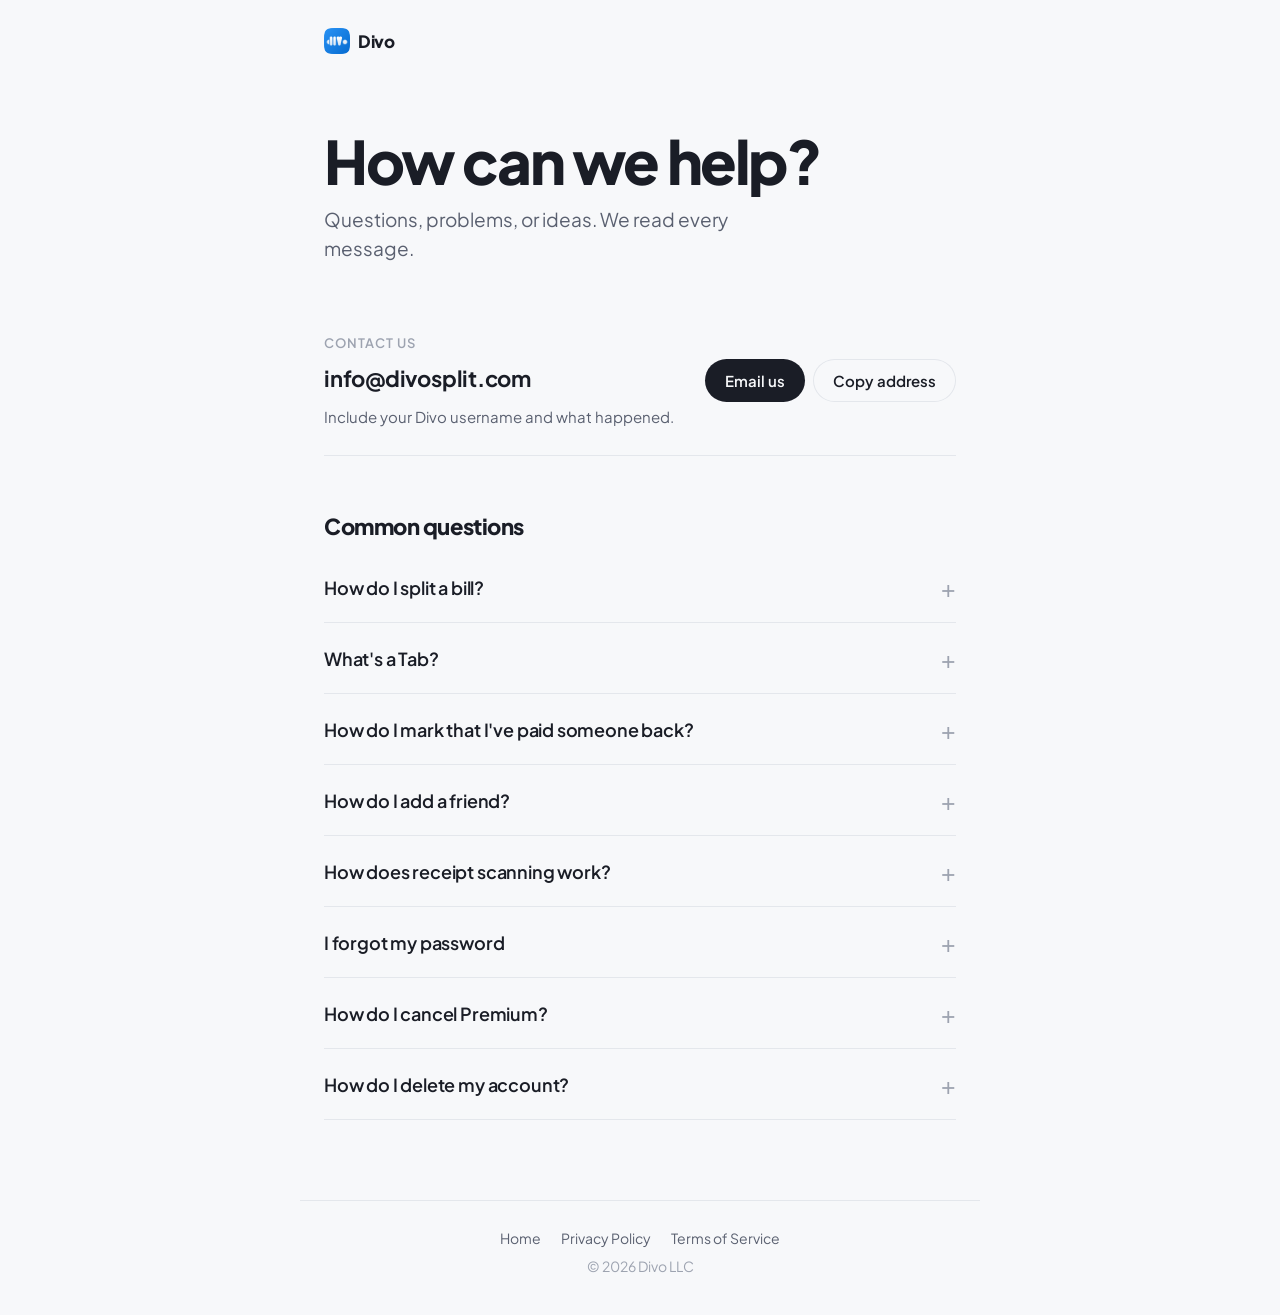
<file: support.html>
<!DOCTYPE html>
<html lang="en">
<head>
  <meta charset="UTF-8" />
  <meta name="viewport" content="width=device-width, initial-scale=1.0, viewport-fit=cover" />
  <title>Divo Support</title>
  <meta name="description" content="Get help with Divo: contact us and answers to common questions." />
  <link rel="icon" href="/img/icon.png" />
  <link rel="preconnect" href="https://fonts.googleapis.com" />
  <link rel="preconnect" href="https://fonts.gstatic.com" crossorigin />
  <link href="https://fonts.googleapis.com/css2?family=Plus+Jakarta+Sans:wght@400;500;700;800&display=swap" rel="stylesheet" />
  <link rel="stylesheet" href="/css/page.css" />
  <link rel="stylesheet" href="/css/doc.css" />
  <style>
    .doc-lede { margin-top: 14px; font-size: 19px; line-height: 1.5; color: var(--ink-2); max-width: 30rem; }
    .contact {
      margin-top: 8px; padding: 22px 0 26px;
      display: flex; flex-wrap: wrap; align-items: center; justify-content: space-between; gap: 16px;
      border-bottom: 1px solid var(--border);
    }
    .contact .label { font-size: 13px; font-weight: 600; letter-spacing: .08em; text-transform: uppercase; color: var(--ink-3); }
    .contact .email { margin-top: 6px; font-size: 22px; font-weight: 700; letter-spacing: -.01em; color: var(--ink); word-break: break-all; }
    .contact .hint { margin-top: 6px; font-size: 15px; }
    .actions { display: flex; flex-wrap: wrap; gap: 8px; }
    .button {
      display: inline-flex; align-items: center; justify-content: center;
      padding: 12px 20px; border-radius: 999px; border: 0; cursor: pointer;
      font: inherit; font-size: 15px; font-weight: 600;
      background: var(--ink); color: var(--bg);
      transition: transform .15s;
    }
    .button:hover { text-decoration: none; transform: translateY(-1px); }
    .button.quiet { background: transparent; color: var(--ink); box-shadow: inset 0 0 0 1px var(--border); }
    main.doc h2.faq { margin-top: 56px; }
    details { border-bottom: 1px solid var(--border); }
    summary {
      list-style: none; cursor: pointer;
      display: flex; justify-content: space-between; align-items: center; gap: 16px;
      padding: 20px 0; font-size: 18px; font-weight: 600; letter-spacing: -.01em; color: var(--ink);
    }
    summary::-webkit-details-marker { display: none; }
    summary::after { content: "+"; flex: none; font-size: 24px; font-weight: 400; color: var(--ink-3); transition: transform .2s; }
    details[open] summary::after { transform: rotate(45deg); }
    details > div { padding: 0 0 22px; }
  </style>
</head>
<body>
  <div class="doc">
    <a class="doc-brand" href="/"><img src="/img/icon.png" alt="" />Divo</a>
    <h1>How can we help?</h1>
    <p class="doc-lede">Questions, problems, or ideas. We read every message.</p>
  </div>

  <main class="doc">
    <section class="contact">
      <div>
        <p class="label">Contact us</p>
        <p class="email" id="email">info@divosplit.com</p>
        <p class="hint">Include your Divo username and what happened.</p>
      </div>
      <div class="actions">
        <a class="button" href="mailto:info@divosplit.com?subject=Divo%20support">Email us</a>
        <button class="button quiet" id="copy" type="button">Copy address</button>
      </div>
    </section>

    <h2 class="faq">Common questions</h2>

    <details>
      <summary>How do I split a bill?</summary>
      <div>
        <p>Tap <strong>＋</strong>, then <strong>New split</strong>. Scan the receipt, choose a photo of it, add the items yourself, or type just the total. Add the people who were there, pick who paid, then tap <strong>Finish split</strong> so everyone can see what they owe.</p>
      </div>
    </details>

    <details>
      <summary>What's a Tab?</summary>
      <div>
        <p>A Tab is one running balance across several splits, for a trip, a weekend, or roommates. Everyone settles once at the end instead of after every bill. Tap <strong>＋</strong>, then <strong>Start a Tab</strong>.</p>
      </div>
    </details>

    <details>
      <summary>How do I mark that I've paid someone back?</summary>
      <div>
        <p>Open the split and tap <strong>Paid</strong>. The person you paid taps <strong>Received</strong>. Once everyone has paid, the split settles on its own a little later, or the person who paid can tap <strong>Settle up</strong>.</p>
        <p>Divo keeps track of who owes what. It doesn't move money: you pay each other however you usually do.</p>
      </div>
    </details>

    <details>
      <summary>How do I add a friend?</summary>
      <div>
        <p>Tap <strong>＋</strong>, then <strong>Add a friend</strong>, and search for their username. You can also share your profile from your profile page: friends can scan your QR code or open your link.</p>
      </div>
    </details>

    <details>
      <summary>How does receipt scanning work?</summary>
      <div>
        <p>Divo asks before it reads a receipt with AI. If you agree, the photo is read by Anthropic's Claude to pull out the items, tax and tip, and isn't kept. You can turn this off any time in <strong>Settings → Privacy and security</strong>. See the <a href="/privacy">privacy policy</a> for the details.</p>
      </div>
    </details>

    <details>
      <summary>I forgot my password</summary>
      <div>
        <p>On the sign-in screen, tap <strong>Forgot password?</strong>. We'll email a code to the address on your account. If you signed up without an email, write to us from any address with your username and we'll help.</p>
      </div>
    </details>

    <details>
      <summary>How do I cancel Premium?</summary>
      <div>
        <p>Go to your profile, tap <strong>Manage Premium</strong>, then <strong>Cancel subscription</strong>. Premium is billed through the App Store, so you can also cancel in your iPhone's Settings under your Apple Account and Subscriptions. Premium stays on until the end of the period you paid for.</p>
      </div>
    </details>

    <details>
      <summary>How do I delete my account?</summary>
      <div>
        <p>Open <strong>Settings</strong> from your profile and tap <strong>Delete account</strong> at the bottom. This permanently deletes your account and your data. If you'd rather we did it, email us from the address on your account.</p>
      </div>
    </details>
  </main>

  <footer class="footer doc-footer">
    <nav>
      <a href="/">Home</a>
      <a href="/privacy">Privacy Policy</a>
      <a href="/terms">Terms of Service</a>
    </nav>
    © 2026 Divo LLC
  </footer>

  <script>
    document.getElementById("copy").addEventListener("click", function () {
      var button = this;
      var done = function () { button.textContent = "Copied"; setTimeout(function () { button.textContent = "Copy address"; }, 1600); };
      if (navigator.clipboard) {
        navigator.clipboard.writeText("info@divosplit.com").then(done, function () {});
      }
    });
  </script>
</body>
</html>
</file>
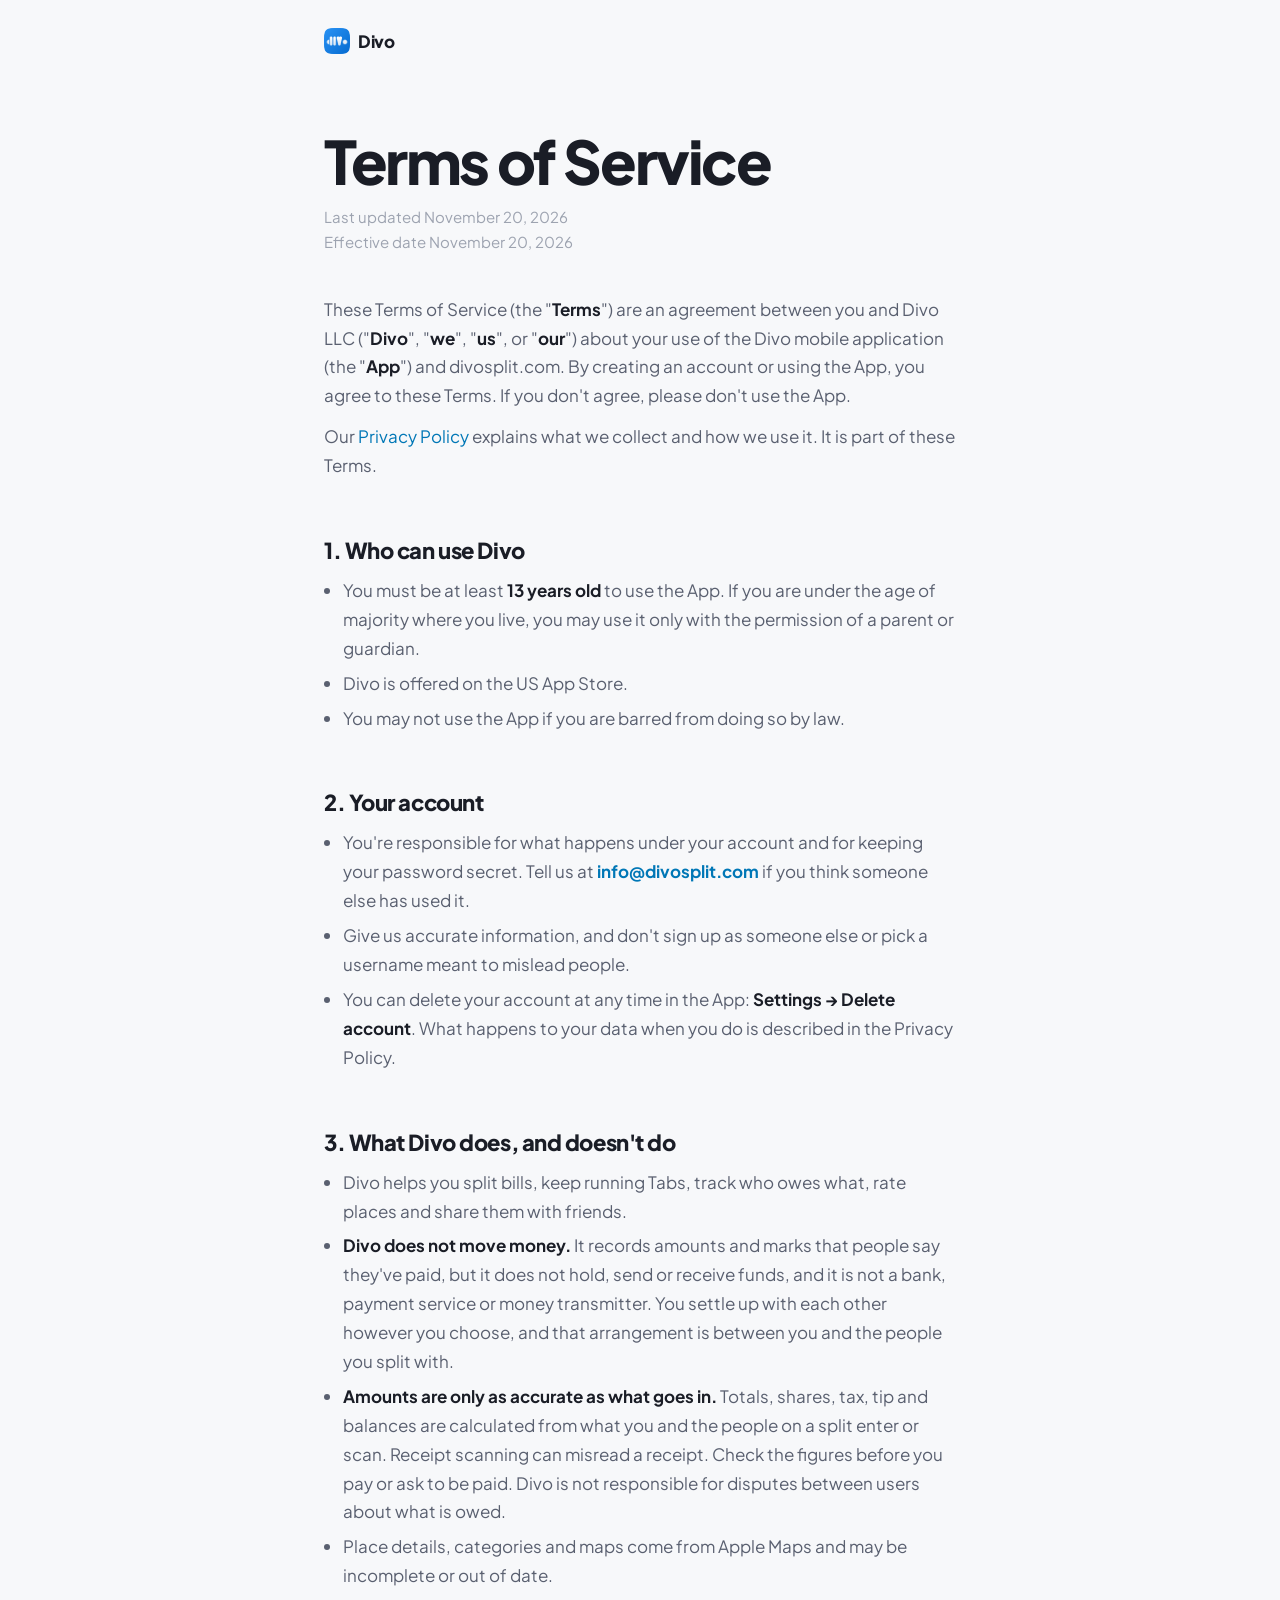
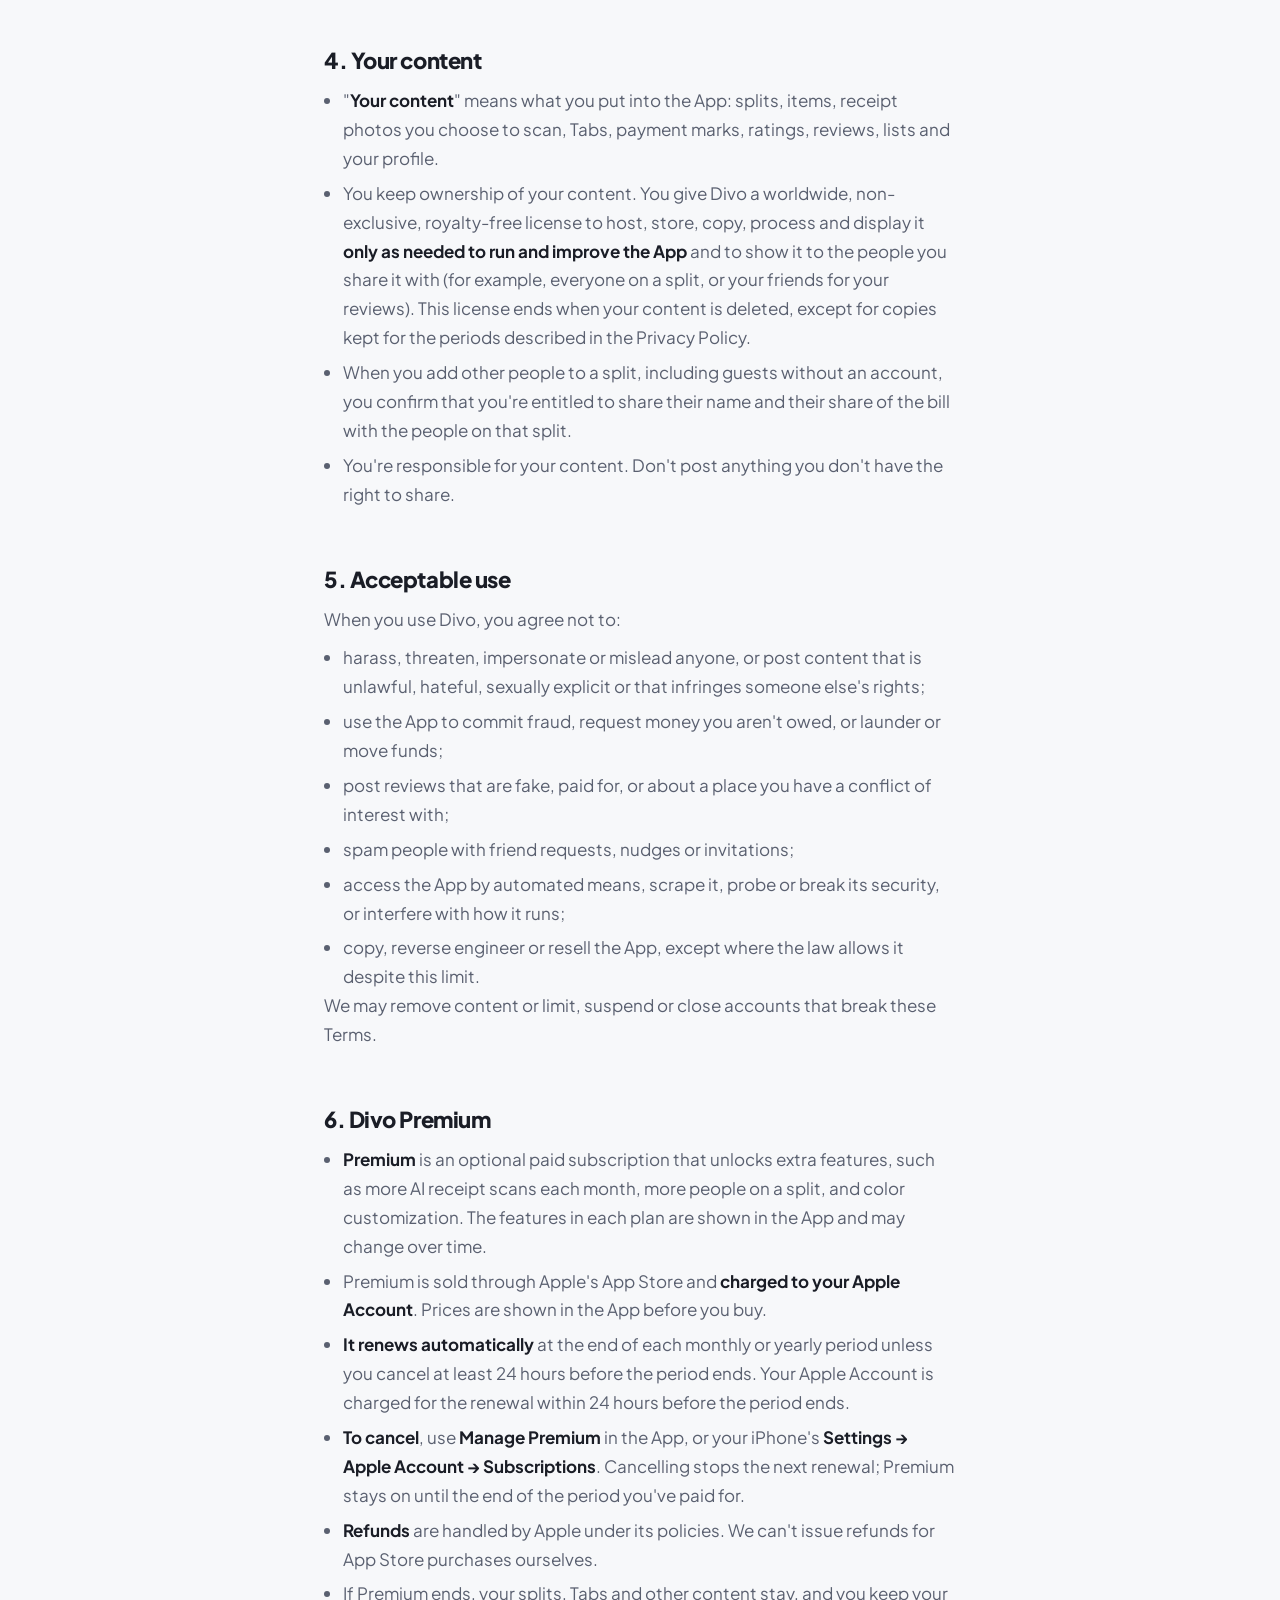
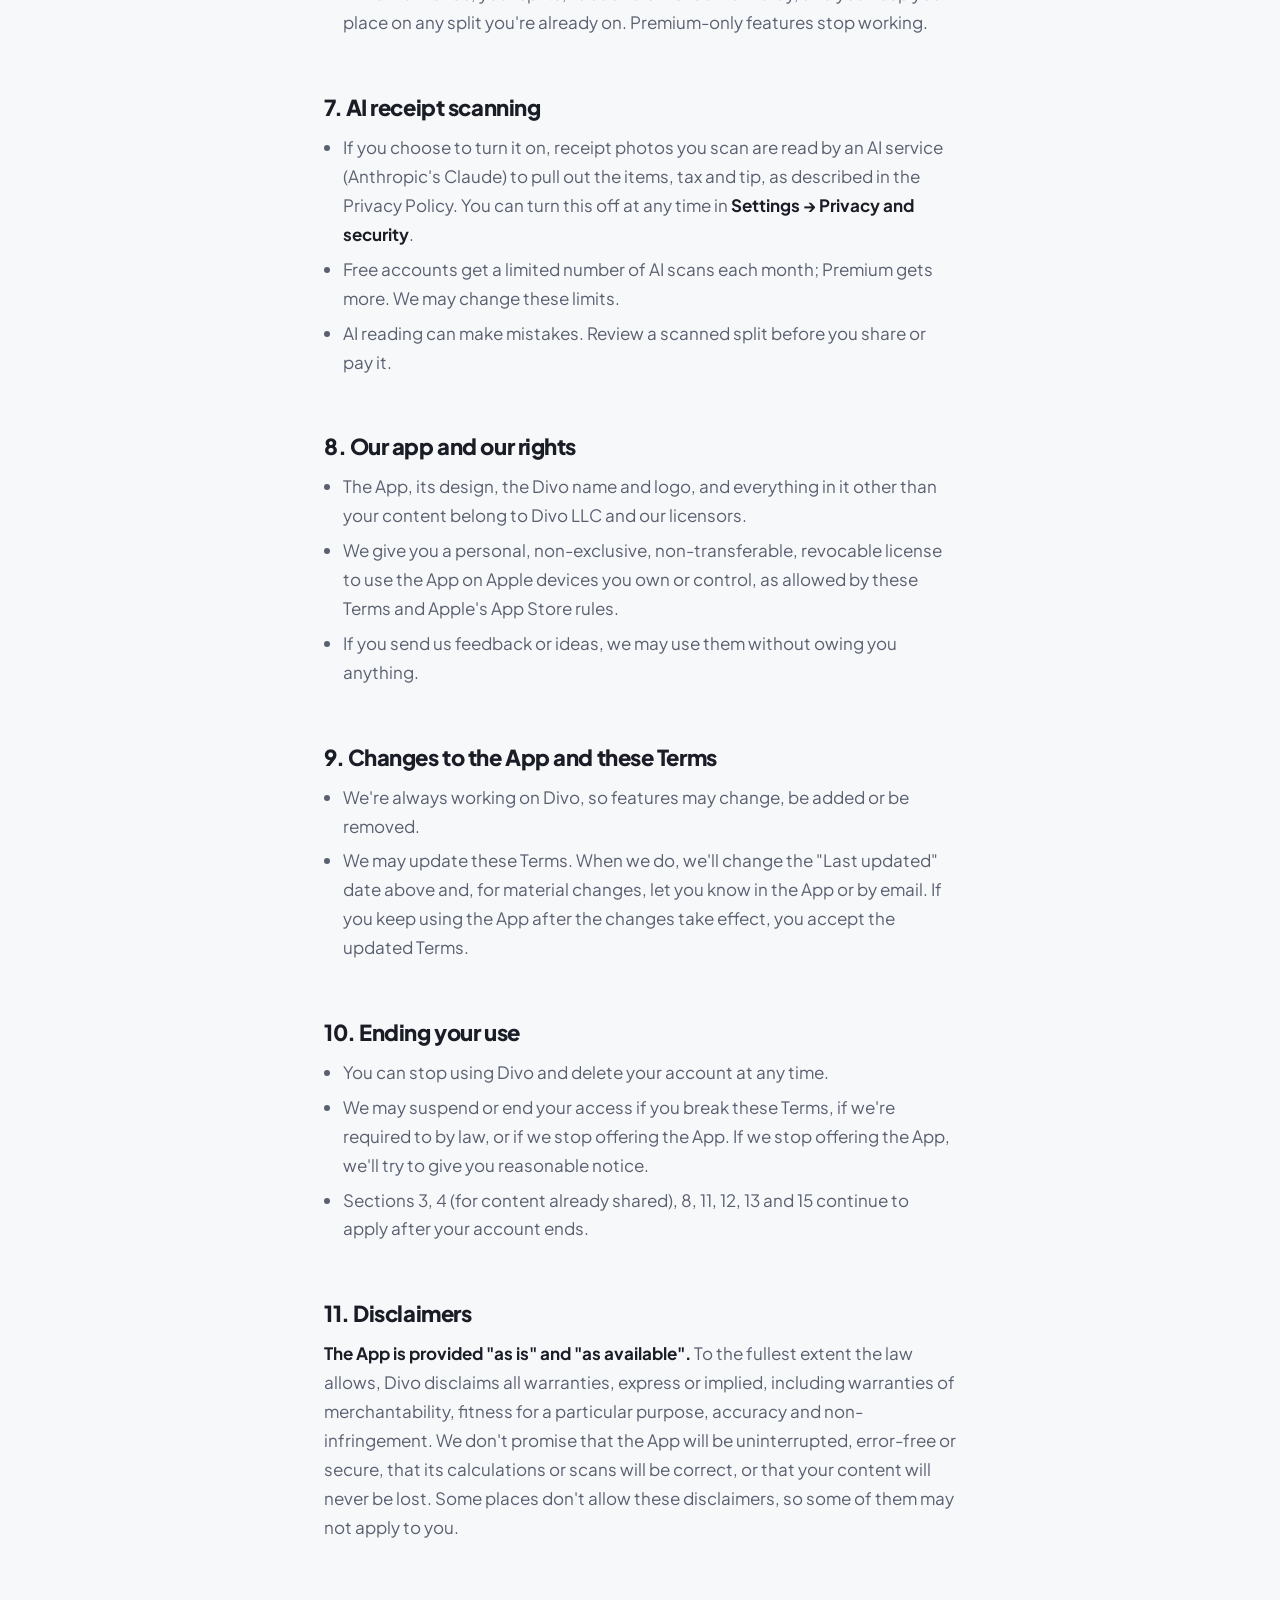
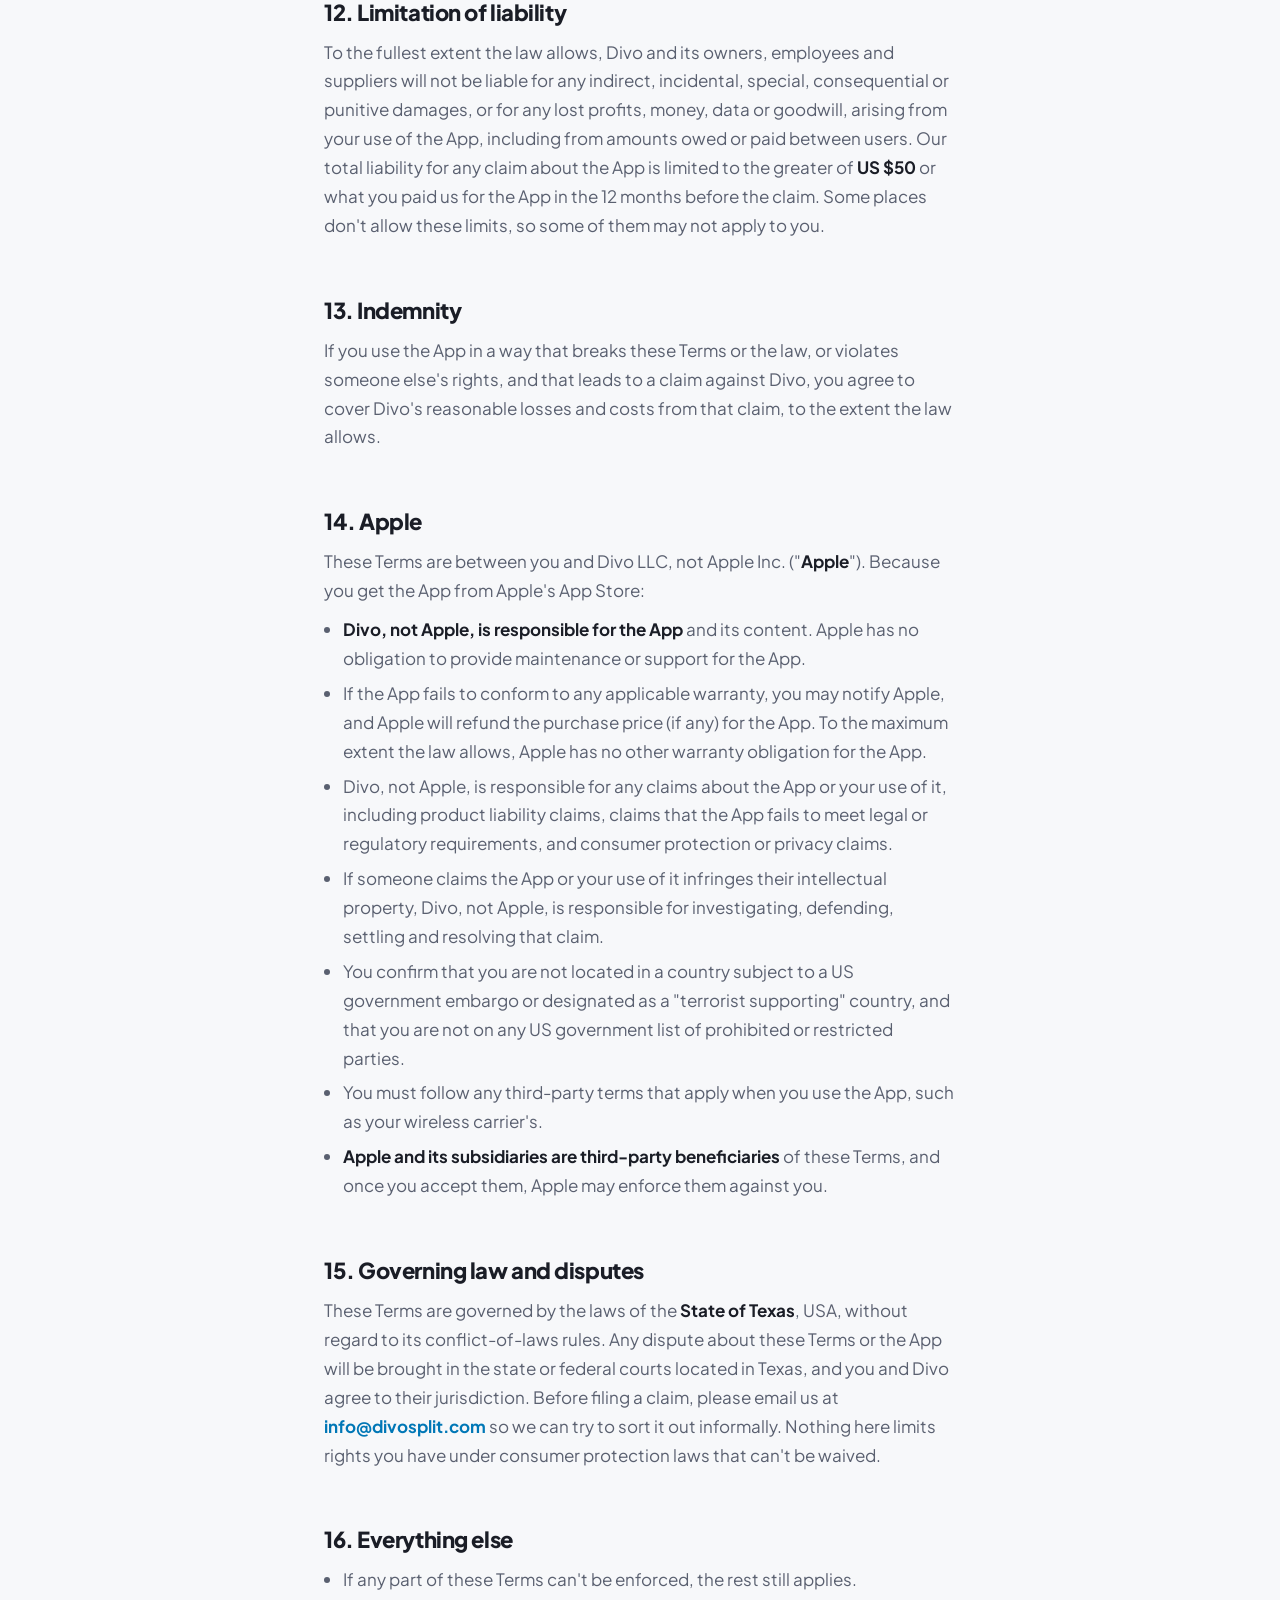
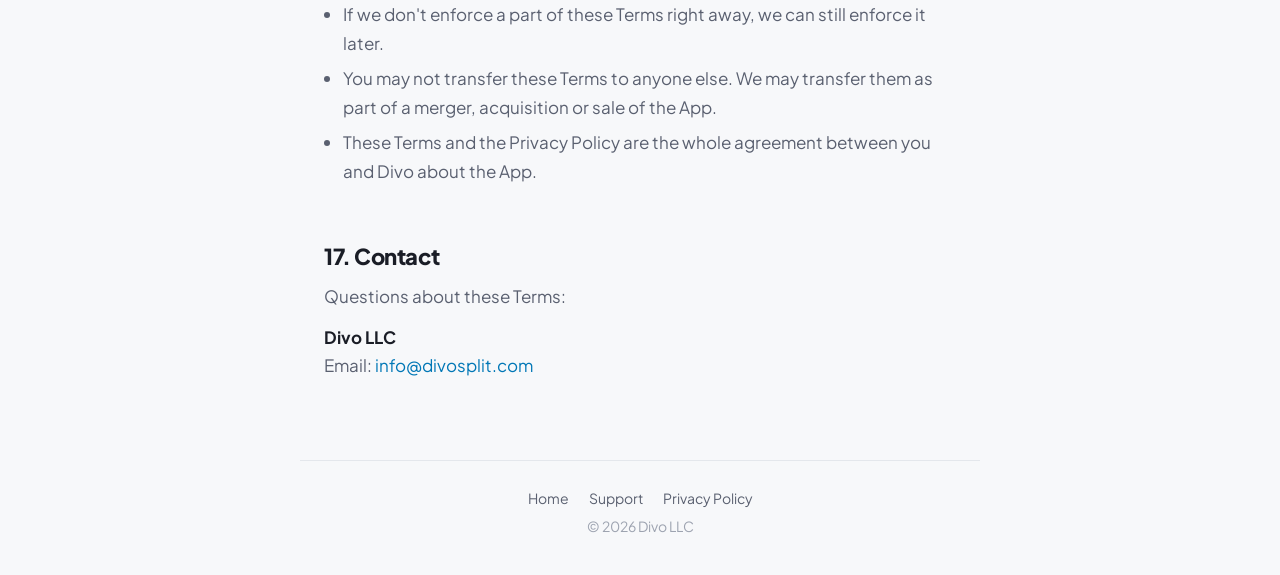
<file: terms.html>
<!DOCTYPE html>
<html lang="en">
<head>
  <meta charset="UTF-8" />
  <meta name="viewport" content="width=device-width, initial-scale=1.0, viewport-fit=cover" />
  <title>Divo Terms of Service</title>
  <meta name="description" content="The terms for using Divo." />
  <link rel="icon" href="/img/icon.png" />
  <link rel="preconnect" href="https://fonts.googleapis.com" />
  <link rel="preconnect" href="https://fonts.gstatic.com" crossorigin />
  <link href="https://fonts.googleapis.com/css2?family=Plus+Jakarta+Sans:wght@400;500;700;800&display=swap" rel="stylesheet" />
  <link rel="stylesheet" href="/css/page.css" />
  <link rel="stylesheet" href="/css/doc.css" />
</head>
<body>
  <!-- Generated from TERMS.md in the app repo by
       scripts/website/legal_page.py. Edit the Markdown, not this file. -->
  <div class="doc">
    <a class="doc-brand" href="/"><img src="/img/icon.png" alt="" />Divo</a>
    <h1>Terms of Service</h1>
    <p class="doc-meta">Last updated November 20, 2026<br />Effective date November 20, 2026</p>
  </div>
  <main class="doc">
    <p>These Terms of Service (the "<strong>Terms</strong>") are an agreement between you and Divo LLC ("<strong>Divo</strong>", "<strong>we</strong>", "<strong>us</strong>", or "<strong>our</strong>") about your use of the Divo mobile application (the "<strong>App</strong>") and divosplit.com. By creating an account or using the App, you agree to these Terms. If you don't agree, please don't use the App.</p>
    <p>Our <a href="https://www.divosplit.com/privacy">Privacy Policy</a> explains what we collect and how we use it. It is part of these Terms.</p>
    <hr />
    <h2>1. Who can use Divo</h2>
    <ul><li>You must be at least <strong>13 years old</strong> to use the App. If you are under the age of majority where you live, you may use it only with the permission of a parent or guardian.</li><li>Divo is offered on the US App Store.</li><li>You may not use the App if you are barred from doing so by law.</li></ul>
    <h2>2. Your account</h2>
    <ul><li>You're responsible for what happens under your account and for keeping your password secret. Tell us at <strong><a href="mailto:info@divosplit.com">info@divosplit.com</a></strong> if you think someone else has used it.</li><li>Give us accurate information, and don't sign up as someone else or pick a username meant to mislead people.</li><li>You can delete your account at any time in the App: <strong>Settings → Delete account</strong>. What happens to your data when you do is described in the Privacy Policy.</li></ul>
    <h2>3. What Divo does, and doesn't do</h2>
    <ul><li>Divo helps you split bills, keep running Tabs, track who owes what, rate places and share them with friends.</li><li><strong>Divo does not move money.</strong> It records amounts and marks that people say they've paid, but it does not hold, send or receive funds, and it is not a bank, payment service or money transmitter. You settle up with each other however you choose, and that arrangement is between you and the people you split with.</li><li><strong>Amounts are only as accurate as what goes in.</strong> Totals, shares, tax, tip and balances are calculated from what you and the people on a split enter or scan. Receipt scanning can misread a receipt. Check the figures before you pay or ask to be paid. Divo is not responsible for disputes between users about what is owed.</li><li>Place details, categories and maps come from Apple Maps and may be incomplete or out of date.</li></ul>
    <h2>4. Your content</h2>
    <ul><li>"<strong>Your content</strong>" means what you put into the App: splits, items, receipt photos you choose to scan, Tabs, payment marks, ratings, reviews, lists and your profile.</li><li>You keep ownership of your content. You give Divo a worldwide, non-exclusive, royalty-free license to host, store, copy, process and display it <strong>only as needed to run and improve the App</strong> and to show it to the people you share it with (for example, everyone on a split, or your friends for your reviews). This license ends when your content is deleted, except for copies kept for the periods described in the Privacy Policy.</li><li>When you add other people to a split, including guests without an account, you confirm that you're entitled to share their name and their share of the bill with the people on that split.</li><li>You're responsible for your content. Don't post anything you don't have the right to share.</li></ul>
    <h2>5. Acceptable use</h2>
    <p>When you use Divo, you agree not to:</p>
    <ul><li>harass, threaten, impersonate or mislead anyone, or post content that is unlawful, hateful, sexually explicit or that infringes someone else's rights;</li><li>use the App to commit fraud, request money you aren't owed, or launder or move funds;</li><li>post reviews that are fake, paid for, or about a place you have a conflict of interest with;</li><li>spam people with friend requests, nudges or invitations;</li><li>access the App by automated means, scrape it, probe or break its security, or interfere with how it runs;</li><li>copy, reverse engineer or resell the App, except where the law allows it despite this limit.</li></ul>
    <p>We may remove content or limit, suspend or close accounts that break these Terms.</p>
    <h2>6. Divo Premium</h2>
    <ul><li><strong>Premium</strong> is an optional paid subscription that unlocks extra features, such as more AI receipt scans each month, more people on a split, and color customization. The features in each plan are shown in the App and may change over time.</li><li>Premium is sold through Apple's App Store and <strong>charged to your Apple Account</strong>. Prices are shown in the App before you buy.</li><li><strong>It renews automatically</strong> at the end of each monthly or yearly period unless you cancel at least 24 hours before the period ends. Your Apple Account is charged for the renewal within 24 hours before the period ends.</li><li><strong>To cancel</strong>, use <strong>Manage Premium</strong> in the App, or your iPhone's <strong>Settings → Apple Account → Subscriptions</strong>. Cancelling stops the next renewal; Premium stays on until the end of the period you've paid for.</li><li><strong>Refunds</strong> are handled by Apple under its policies. We can't issue refunds for App Store purchases ourselves.</li><li>If Premium ends, your splits, Tabs and other content stay, and you keep your place on any split you're already on. Premium-only features stop working.</li></ul>
    <h2>7. AI receipt scanning</h2>
    <ul><li>If you choose to turn it on, receipt photos you scan are read by an AI service (Anthropic's Claude) to pull out the items, tax and tip, as described in the Privacy Policy. You can turn this off at any time in <strong>Settings → Privacy and security</strong>.</li><li>Free accounts get a limited number of AI scans each month; Premium gets more. We may change these limits.</li><li>AI reading can make mistakes. Review a scanned split before you share or pay it.</li></ul>
    <h2>8. Our app and our rights</h2>
    <ul><li>The App, its design, the Divo name and logo, and everything in it other than your content belong to Divo LLC and our licensors.</li><li>We give you a personal, non-exclusive, non-transferable, revocable license to use the App on Apple devices you own or control, as allowed by these Terms and Apple's App Store rules.</li><li>If you send us feedback or ideas, we may use them without owing you anything.</li></ul>
    <h2>9. Changes to the App and these Terms</h2>
    <ul><li>We're always working on Divo, so features may change, be added or be removed.</li><li>We may update these Terms. When we do, we'll change the "Last updated" date above and, for material changes, let you know in the App or by email. If you keep using the App after the changes take effect, you accept the updated Terms.</li></ul>
    <h2>10. Ending your use</h2>
    <ul><li>You can stop using Divo and delete your account at any time.</li><li>We may suspend or end your access if you break these Terms, if we're required to by law, or if we stop offering the App. If we stop offering the App, we'll try to give you reasonable notice.</li><li>Sections 3, 4 (for content already shared), 8, 11, 12, 13 and 15 continue to apply after your account ends.</li></ul>
    <h2>11. Disclaimers</h2>
    <p><strong>The App is provided "as is" and "as available".</strong> To the fullest extent the law allows, Divo disclaims all warranties, express or implied, including warranties of merchantability, fitness for a particular purpose, accuracy and non-infringement. We don't promise that the App will be uninterrupted, error-free or secure, that its calculations or scans will be correct, or that your content will never be lost. Some places don't allow these disclaimers, so some of them may not apply to you.</p>
    <h2>12. Limitation of liability</h2>
    <p>To the fullest extent the law allows, Divo and its owners, employees and suppliers will not be liable for any indirect, incidental, special, consequential or punitive damages, or for any lost profits, money, data or goodwill, arising from your use of the App, including from amounts owed or paid between users. Our total liability for any claim about the App is limited to the greater of <strong>US $50</strong> or what you paid us for the App in the 12 months before the claim. Some places don't allow these limits, so some of them may not apply to you.</p>
    <h2>13. Indemnity</h2>
    <p>If you use the App in a way that breaks these Terms or the law, or violates someone else's rights, and that leads to a claim against Divo, you agree to cover Divo's reasonable losses and costs from that claim, to the extent the law allows.</p>
    <h2>14. Apple</h2>
    <p>These Terms are between you and Divo LLC, not Apple Inc. ("<strong>Apple</strong>"). Because you get the App from Apple's App Store:</p>
    <ul><li><strong>Divo, not Apple, is responsible for the App</strong> and its content. Apple has no obligation to provide maintenance or support for the App.</li><li>If the App fails to conform to any applicable warranty, you may notify Apple, and Apple will refund the purchase price (if any) for the App. To the maximum extent the law allows, Apple has no other warranty obligation for the App.</li><li>Divo, not Apple, is responsible for any claims about the App or your use of it, including product liability claims, claims that the App fails to meet legal or regulatory requirements, and consumer protection or privacy claims.</li><li>If someone claims the App or your use of it infringes their intellectual property, Divo, not Apple, is responsible for investigating, defending, settling and resolving that claim.</li><li>You confirm that you are not located in a country subject to a US government embargo or designated as a "terrorist supporting" country, and that you are not on any US government list of prohibited or restricted parties.</li><li>You must follow any third-party terms that apply when you use the App, such as your wireless carrier's.</li><li><strong>Apple and its subsidiaries are third-party beneficiaries</strong> of these Terms, and once you accept them, Apple may enforce them against you.</li></ul>
    <h2>15. Governing law and disputes</h2>
    <p>These Terms are governed by the laws of the <strong>State of Texas</strong>, USA, without regard to its conflict-of-laws rules. Any dispute about these Terms or the App will be brought in the state or federal courts located in Texas, and you and Divo agree to their jurisdiction. Before filing a claim, please email us at <strong><a href="mailto:info@divosplit.com">info@divosplit.com</a></strong> so we can try to sort it out informally. Nothing here limits rights you have under consumer protection laws that can't be waived.</p>
    <h2>16. Everything else</h2>
    <ul><li>If any part of these Terms can't be enforced, the rest still applies.</li><li>If we don't enforce a part of these Terms right away, we can still enforce it later.</li><li>You may not transfer these Terms to anyone else. We may transfer them as part of a merger, acquisition or sale of the App.</li><li>These Terms and the Privacy Policy are the whole agreement between you and Divo about the App.</li></ul>
    <h2>17. Contact</h2>
    <p>Questions about these Terms:</p>
    <p><strong>Divo LLC</strong><br />Email: <a href="mailto:info@divosplit.com">info@divosplit.com</a></p>
  </main>
  <footer class="footer doc-footer">
    <nav>
      <a href="/">Home</a>
      <a href="/support">Support</a>
      <a href="/privacy">Privacy Policy</a>
    </nav>
    © 2026 Divo LLC
  </footer>
</body>
</html>
</file>
<file: css/page.css>
/* Divo's text pages (Support, Privacy). Colors from Design/tokens.json:
   Divo blue, the page and card neutrals, and dark mode like the app. */
:root {
  --blue-top: #2A97D6;
  --blue-bottom: #086099;
  --accent: #0077B6;
  --accent-text: #0077B6;
  --ink: #1A1D26;
  --ink-2: #5A6070;
  --ink-3: #9DA3B0;
  --bg: #F7F8FA;
  --card: #FFFFFF;
  --border: #E4E7EC;
  --accent-light: rgba(0, 119, 182, .08);
  color-scheme: light;
}
@media (prefers-color-scheme: dark) {
  :root {
    --accent-text: #5CB8EE;
    --ink: #F2F4F7;
    --ink-2: #A9AFBB;
    --ink-3: #6E7482;
    --bg: #0F1216;
    --card: #171C24;
    --border: #262C36;
    --accent-light: rgba(92, 184, 238, .12);
    color-scheme: dark;
  }
}
* { box-sizing: border-box; margin: 0; padding: 0; }
body {
  font-family: "Plus Jakarta Sans", -apple-system, BlinkMacSystemFont, sans-serif;
  color: var(--ink);
  background: var(--bg);
  -webkit-font-smoothing: antialiased;
  min-height: 100vh;
  display: flex;
  flex-direction: column;
}
a { color: var(--accent-text); text-decoration: none; }
a:hover { text-decoration: underline; }

/* The blue band at the top, like the app's heroes. */
.band {
  background: linear-gradient(180deg, var(--blue-top), var(--blue-bottom));
  color: #fff;
  padding: max(20px, env(safe-area-inset-top)) max(24px, env(safe-area-inset-right)) 56px max(24px, env(safe-area-inset-left));
  border-radius: 0 0 28px 28px;
}
.band-inner { max-width: 760px; margin: 0 auto; }
.brand { display: inline-flex; align-items: center; gap: 10px; color: #fff; font-weight: 800; font-size: 20px; letter-spacing: -.02em; }
.brand:hover { text-decoration: none; }
.brand img { width: 32px; height: 32px; border-radius: 8px; }
.band h1 { margin-top: 48px; font-size: clamp(40px, 9vw, 64px); font-weight: 800; letter-spacing: -.04em; line-height: 1; }
.band .lede { margin-top: 14px; font-size: 18px; line-height: 1.5; color: rgba(255, 255, 255, .88); max-width: 34rem; }
.band .lede strong { color: #fff; font-weight: 600; }

main {
  flex: 1;
  width: 100%;
  max-width: 760px;
  margin: 0 auto;
  padding: 40px max(24px, env(safe-area-inset-right)) 64px max(24px, env(safe-area-inset-left));
}
h2 { font-size: 24px; font-weight: 800; letter-spacing: -.02em; margin: 40px 0 14px; padding-bottom: 10px; border-bottom: 1px solid var(--border); }
h3 { font-size: 18px; font-weight: 700; margin: 26px 0 8px; }
p, li { font-size: 16px; line-height: 1.65; color: var(--ink-2); }
p + p { margin-top: 12px; }
ul { margin: 10px 0 0 1.2em; }
li + li { margin-top: 6px; }
strong { color: var(--ink); font-weight: 700; }
code { font-size: .9em; background: var(--accent-light); padding: 1px 6px; border-radius: 6px; }
hr { border: 0; height: 1px; background: var(--border); margin: 32px 0; }
.table-wrap { overflow-x: auto; margin-top: 12px; }
table { border-collapse: collapse; width: 100%; font-size: 15px; }
th, td { text-align: left; vertical-align: top; padding: 10px 12px; border-bottom: 1px solid var(--border); color: var(--ink-2); line-height: 1.5; }
th { color: var(--ink); font-weight: 700; }

.card { background: var(--card); border: 1px solid var(--border); border-radius: 20px; padding: 24px; }
.footer { text-align: center; padding: 28px 24px 40px; font-size: 14px; color: var(--ink-3); }
.footer nav { display: flex; justify-content: center; flex-wrap: wrap; gap: 20px; margin-bottom: 10px; }
.footer a { color: var(--ink-2); }
</file>
<file: css/doc.css>
/* A plain reading page: title and text (the privacy policy). */
.doc {
  width: 100%;
  max-width: 680px;
  margin: 0 auto;
  padding-left: max(24px, env(safe-area-inset-left));
  padding-right: max(24px, env(safe-area-inset-right));
}
div.doc { padding-top: max(28px, env(safe-area-inset-top)); }
.doc-brand { display: inline-flex; align-items: center; gap: 8px; color: var(--ink); font-weight: 800; font-size: 17px; letter-spacing: -.02em; }
.doc-brand:hover { text-decoration: none; }
.doc-brand img { width: 26px; height: 26px; border-radius: 7px; }
div.doc h1 { margin-top: 72px; font-size: clamp(40px, 8vw, 60px); font-weight: 800; letter-spacing: -.04em; line-height: 1.02; }
.doc-meta { margin-top: 14px; font-size: 15px; color: var(--ink-3); }
main.doc { padding-top: 40px; padding-bottom: 80px; }
main.doc h2 { border: 0; padding: 0; margin: 56px 0 12px; font-size: 22px; letter-spacing: -.02em; }
main.doc h3 { margin: 28px 0 6px; font-size: 17px; }
main.doc p, main.doc li { font-size: 17px; line-height: 1.7; }
main.doc hr { display: none; }
.doc-footer { border-top: 1px solid var(--border); max-width: 680px; margin: 0 auto; width: calc(100% - 48px); }
</file>
